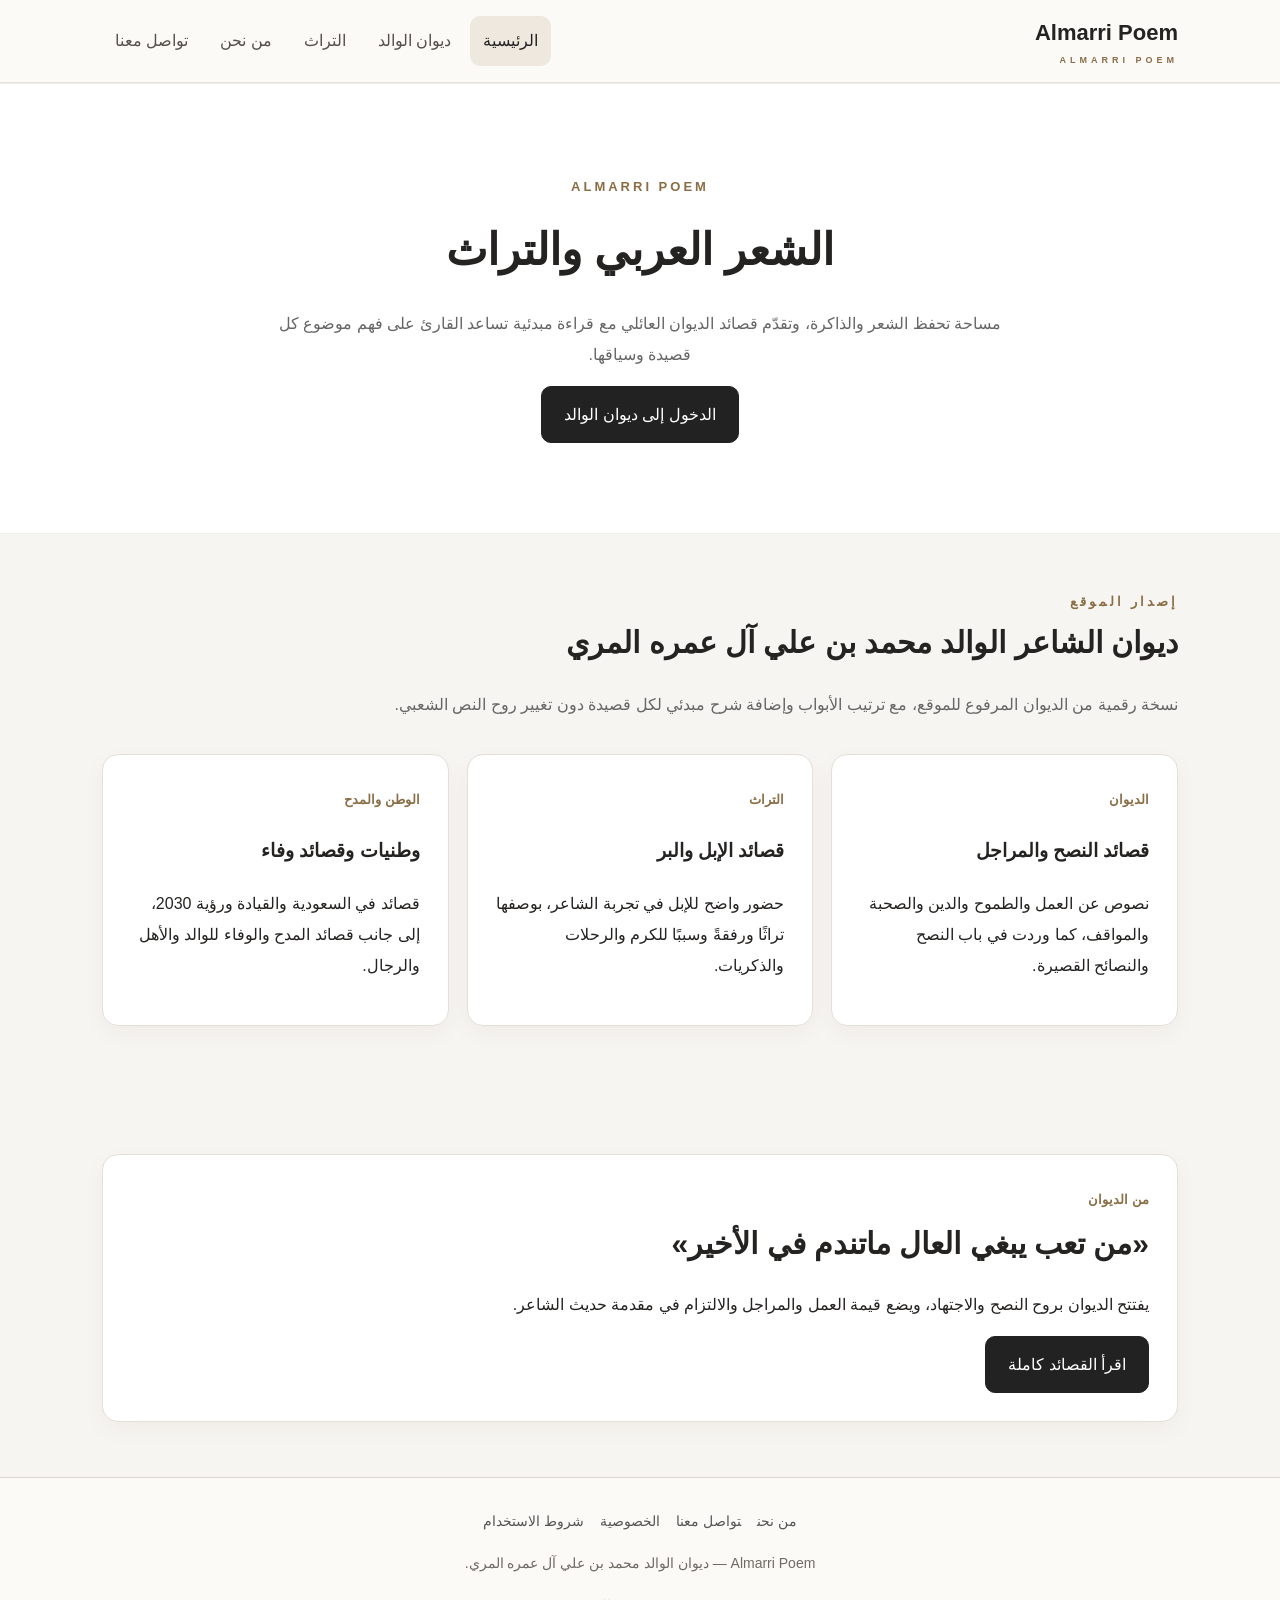
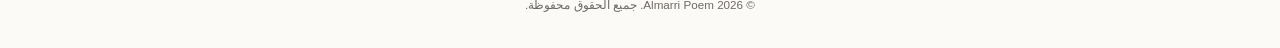
<file: index.html>
<!doctype html>
<html lang="ar" dir="rtl"><script async src="https://pagead2.googlesyndication.com/pagead/js/adsbygoogle.js?client=XXXXXXXX"
     crossorigin="anonymous"></script>
<head>
<meta charset="utf-8"><meta name="viewport" content="width=device-width,initial-scale=1">
<meta name="description" content="Almarri Poem — ديوان الشاعر الوالد محمد بن علي آل عمره المري، الشعر العربي والتراث.">
<title>Almarri Poem | الشعر العربي والتراث</title>
<link rel="stylesheet" href="style.css">
</head>
<body>
<header><div class="container nav">
<a class="logo" href="index.html">Almarri Poem<span>ALMARRI POEM</span></a>
<nav>
<a class="active" href="index.html">الرئيسية</a>
<a href="diwan.html">ديوان الوالد</a>
<a href="heritage.html">التراث</a>
<a href="about.html">من نحن</a>
<a href="contact.html">تواصل معنا</a>
</nav></div></header>

<main>
<section class="hero">
<div class="container">
<div class="eyebrow">ALMARRI POEM</div>
<h1>الشعر العربي والتراث</h1>
<p>مساحة تحفظ الشعر والذاكرة، وتقدّم قصائد الديوان العائلي مع قراءة مبدئية تساعد القارئ على فهم موضوع كل قصيدة وسياقها.</p>
<a class="button" href="diwan.html">الدخول إلى ديوان الوالد</a>
</div>
</section>

<section class="section"><div class="container">
<div class="eyebrow">إصدار الموقع</div>
<h2>ديوان الشاعر الوالد محمد بن علي آل عمره المري</h2>
<p class="section-intro">نسخة رقمية من الديوان المرفوع للموقع، مع ترتيب الأبواب وإضافة شرح مبدئي لكل قصيدة دون تغيير روح النص الشعبي.</p>
<div class="grid">
<article class="card"><span class="meta">الديوان</span><h3>قصائد النصح والمراجل</h3><p>نصوص عن العمل والطموح والدين والصحبة والمواقف، كما وردت في باب النصح والنصائح القصيرة.</p></article>
<article class="card"><span class="meta">التراث</span><h3>قصائد الإبل والبر</h3><p>حضور واضح للإبل في تجربة الشاعر، بوصفها تراثًا ورفقةً وسببًا للكرم والرحلات والذكريات.</p></article>
<article class="card"><span class="meta">الوطن والمدح</span><h3>وطنيات وقصائد وفاء</h3><p>قصائد في السعودية والقيادة ورؤية 2030، إلى جانب قصائد المدح والوفاء للوالد والأهل والرجال.</p></article>
</div></div></section>

<section class="section"><div class="container">
<div class="card">
<span class="meta">من الديوان</span>
<h2>«من تعب يبغي العال ماتندم في الأخير»</h2>
<p>يفتتح الديوان بروح النصح والاجتهاد، ويضع قيمة العمل والمراجل والالتزام في مقدمة حديث الشاعر.</p>
<a class="button" href="diwan.html">اقرأ القصائد كاملة</a>
</div>
</div></section>
</main>
<footer><div class="container">
<div><a href="about.html">من نحن</a><a href="contact.html">تواصل معنا</a><a href="privacy.html">الخصوصية</a><a href="terms.html">شروط الاستخدام</a></div>
<p>Almarri Poem — ديوان الوالد محمد بن علي آل عمره المري.</p>
<small>© 2026 Almarri Poem. جميع الحقوق محفوظة.</small>
</div></footer>
</body></html>
</file>
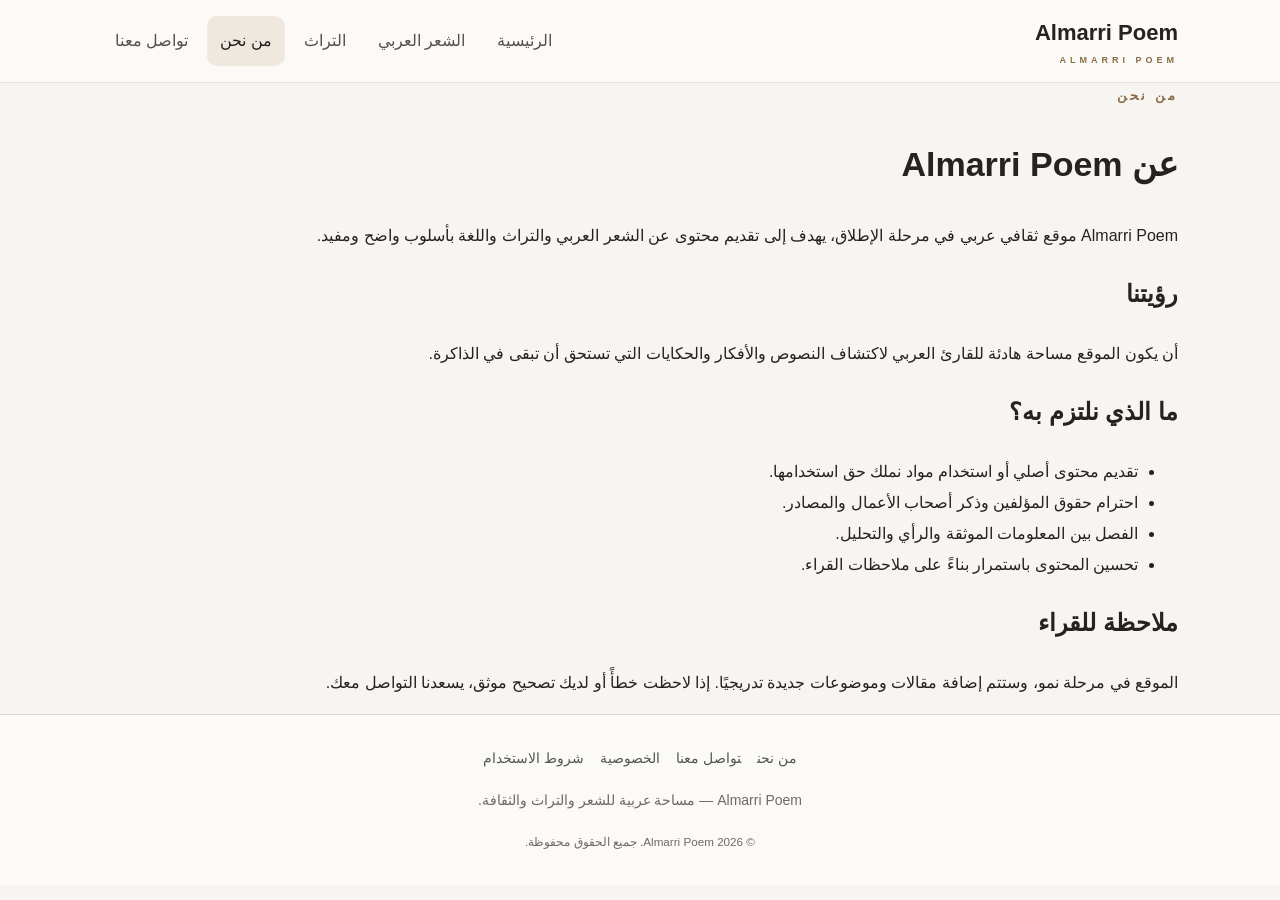
<file: about.html>
<!doctype html><html lang="ar" dir="rtl"><head>
<meta charset="utf-8"><meta name="viewport" content="width=device-width,initial-scale=1">
<meta name="description" content="من نحن | Almarri Poem منصة عربية تهتم بالشعر والتراث والثقافة الأدبية.">
<title>من نحن | Almarri Poem</title><link rel="stylesheet" href="style.css">
</head><body>
<header><div class="container nav">
<a class="logo" href="index.html">Almarri Poem<span>ALMARRI POEM</span></a>
<nav>
<a class="" href="index.html">الرئيسية</a>
<a class="" href="diwan.html">الشعر العربي</a>
<a class="" href="heritage.html">التراث</a>
<a class="active" href="about.html">من نحن</a>
<a class="" href="contact.html">تواصل معنا</a>
</nav></div></header>
<main class="page"><div class="container">
<div class="kicker">من نحن</div><h1>عن Almarri Poem</h1>
<p>Almarri Poem موقع ثقافي عربي في مرحلة الإطلاق، يهدف إلى تقديم محتوى عن الشعر العربي والتراث واللغة بأسلوب واضح ومفيد.</p>
<h2>رؤيتنا</h2><p>أن يكون الموقع مساحة هادئة للقارئ العربي لاكتشاف النصوص والأفكار والحكايات التي تستحق أن تبقى في الذاكرة.</p>
<h2>ما الذي نلتزم به؟</h2><ul><li>تقديم محتوى أصلي أو استخدام مواد نملك حق استخدامها.</li><li>احترام حقوق المؤلفين وذكر أصحاب الأعمال والمصادر.</li><li>الفصل بين المعلومات الموثقة والرأي والتحليل.</li><li>تحسين المحتوى باستمرار بناءً على ملاحظات القراء.</li></ul>
<h2>ملاحظة للقراء</h2><p>الموقع في مرحلة نمو، وستتم إضافة مقالات وموضوعات جديدة تدريجيًا. إذا لاحظت خطأً أو لديك تصحيح موثق، يسعدنا التواصل معك.</p>
</div></main><footer><div class="container">
<div><a href="about.html">من نحن</a><a href="contact.html">تواصل معنا</a><a href="privacy.html">الخصوصية</a><a href="terms.html">شروط الاستخدام</a></div>
<p>Almarri Poem — مساحة عربية للشعر والتراث والثقافة.</p><small>© 2026 Almarri Poem. جميع الحقوق محفوظة.</small>
</div></footer></body></html>
</file>
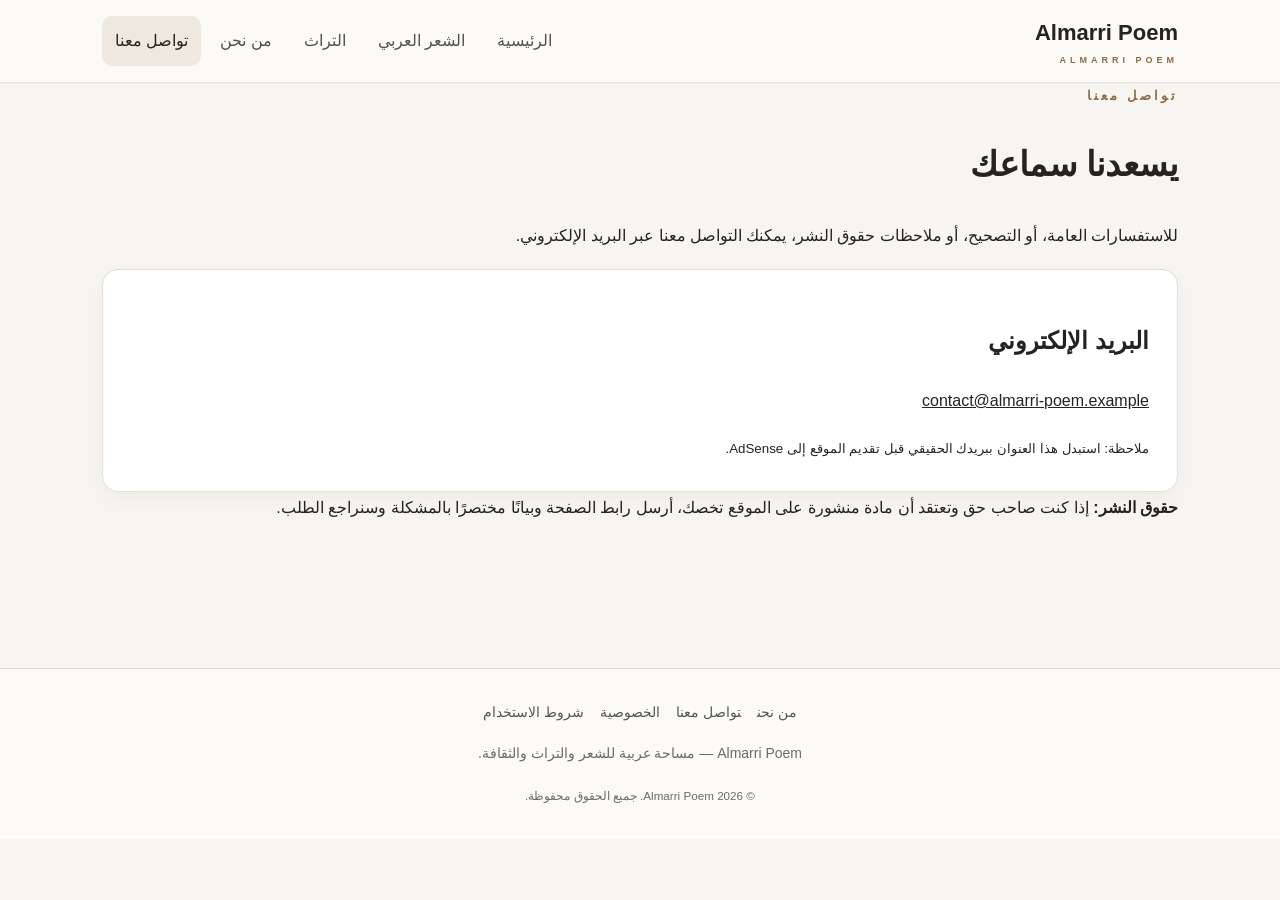
<file: contact.html>
<!doctype html><html lang="ar" dir="rtl"><head>
<meta charset="utf-8"><meta name="viewport" content="width=device-width,initial-scale=1">
<meta name="description" content="تواصل معنا | Almarri Poem منصة عربية تهتم بالشعر والتراث والثقافة الأدبية.">
<title>تواصل معنا | Almarri Poem</title><link rel="stylesheet" href="style.css">
</head><body>
<header><div class="container nav">
<a class="logo" href="index.html">Almarri Poem<span>ALMARRI POEM</span></a>
<nav>
<a class="" href="index.html">الرئيسية</a>
<a class="" href="diwan.html">الشعر العربي</a>
<a class="" href="heritage.html">التراث</a>
<a class="" href="about.html">من نحن</a>
<a class="active" href="contact.html">تواصل معنا</a>
</nav></div></header>
<main class="page"><div class="container">
<div class="kicker">تواصل معنا</div><h1>يسعدنا سماعك</h1>
<p>للاستفسارات العامة، أو التصحيح، أو ملاحظات حقوق النشر، يمكنك التواصل معنا عبر البريد الإلكتروني.</p>
<div class="card"><h2>البريد الإلكتروني</h2><p><a href="mailto:contact@almarri-poem.example">contact@almarri-poem.example</a></p><small>ملاحظة: استبدل هذا العنوان ببريدك الحقيقي قبل تقديم الموقع إلى AdSense.</small></div>
<div class="notice"><strong>حقوق النشر:</strong> إذا كنت صاحب حق وتعتقد أن مادة منشورة على الموقع تخصك، أرسل رابط الصفحة وبيانًا مختصرًا بالمشكلة وسنراجع الطلب.</div>
</div></main><footer><div class="container">
<div><a href="about.html">من نحن</a><a href="contact.html">تواصل معنا</a><a href="privacy.html">الخصوصية</a><a href="terms.html">شروط الاستخدام</a></div>
<p>Almarri Poem — مساحة عربية للشعر والتراث والثقافة.</p><small>© 2026 Almarri Poem. جميع الحقوق محفوظة.</small>
</div></footer></body></html>
</file>
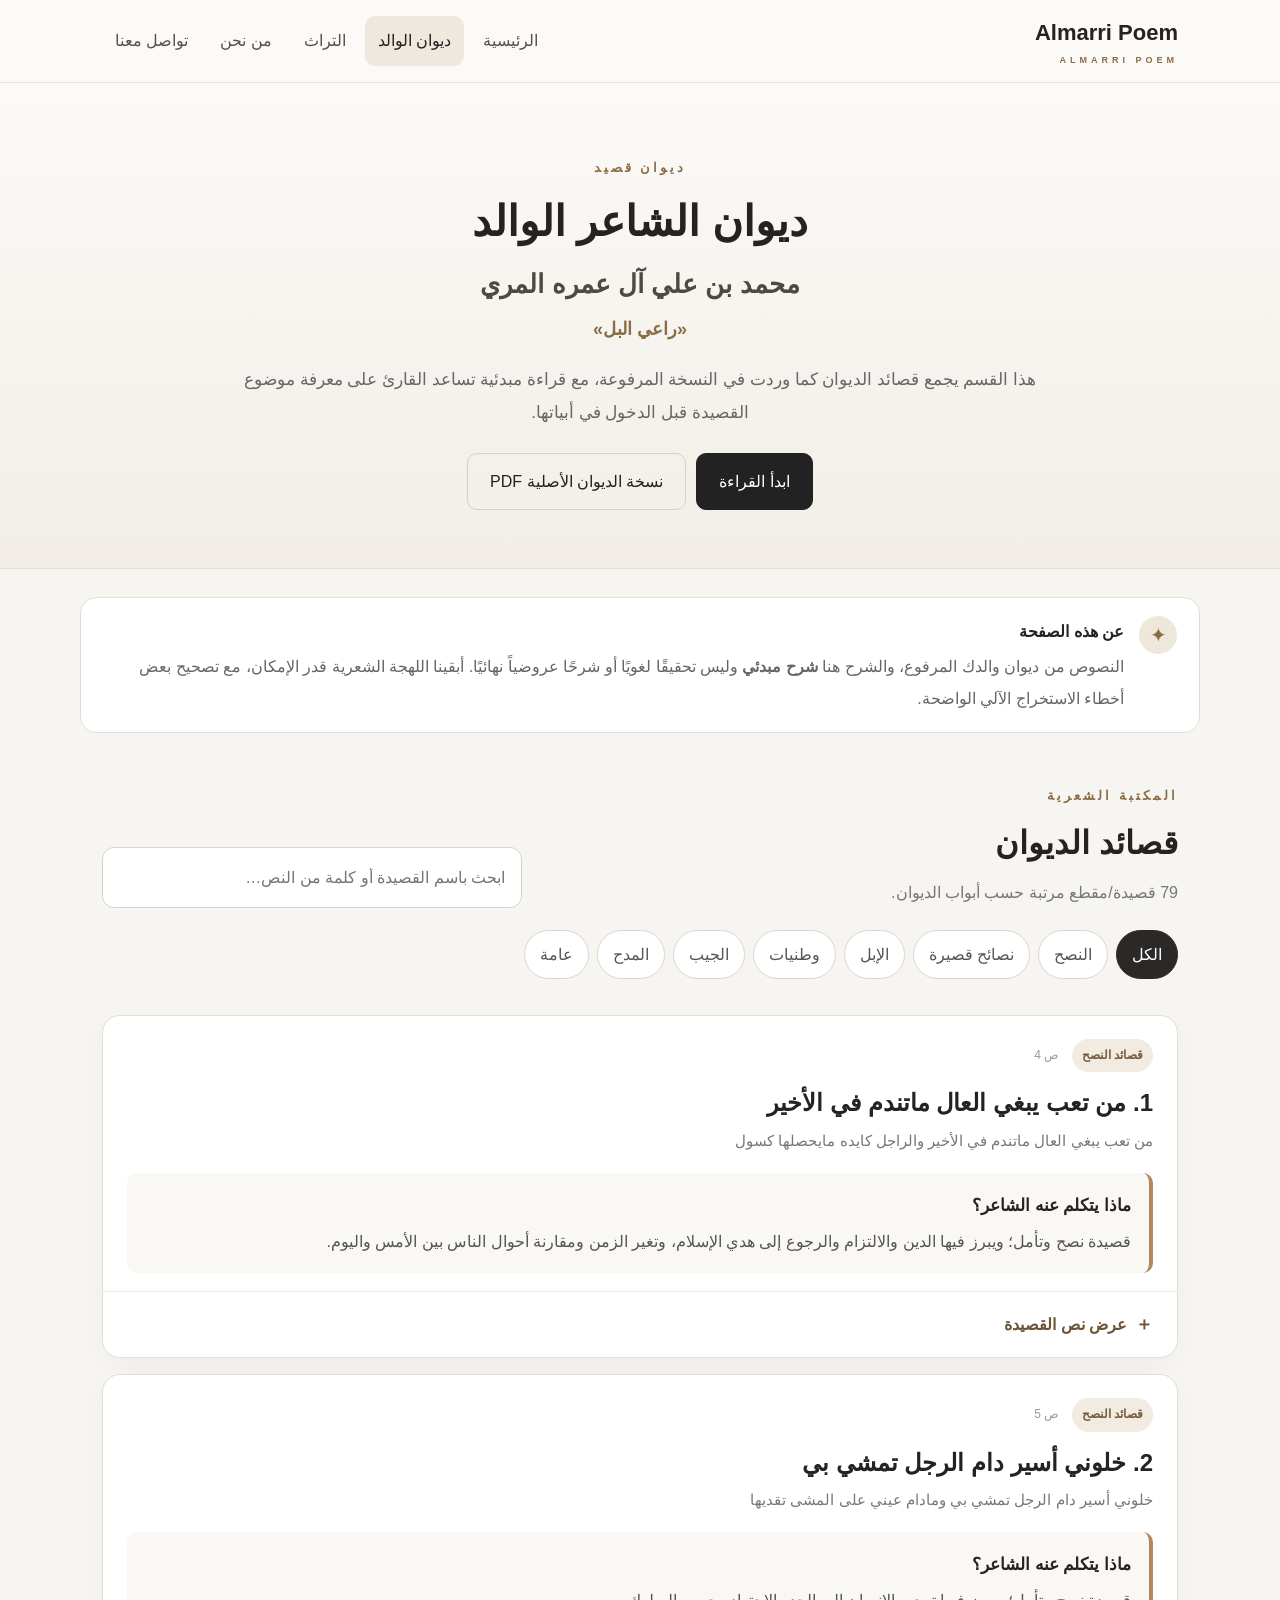
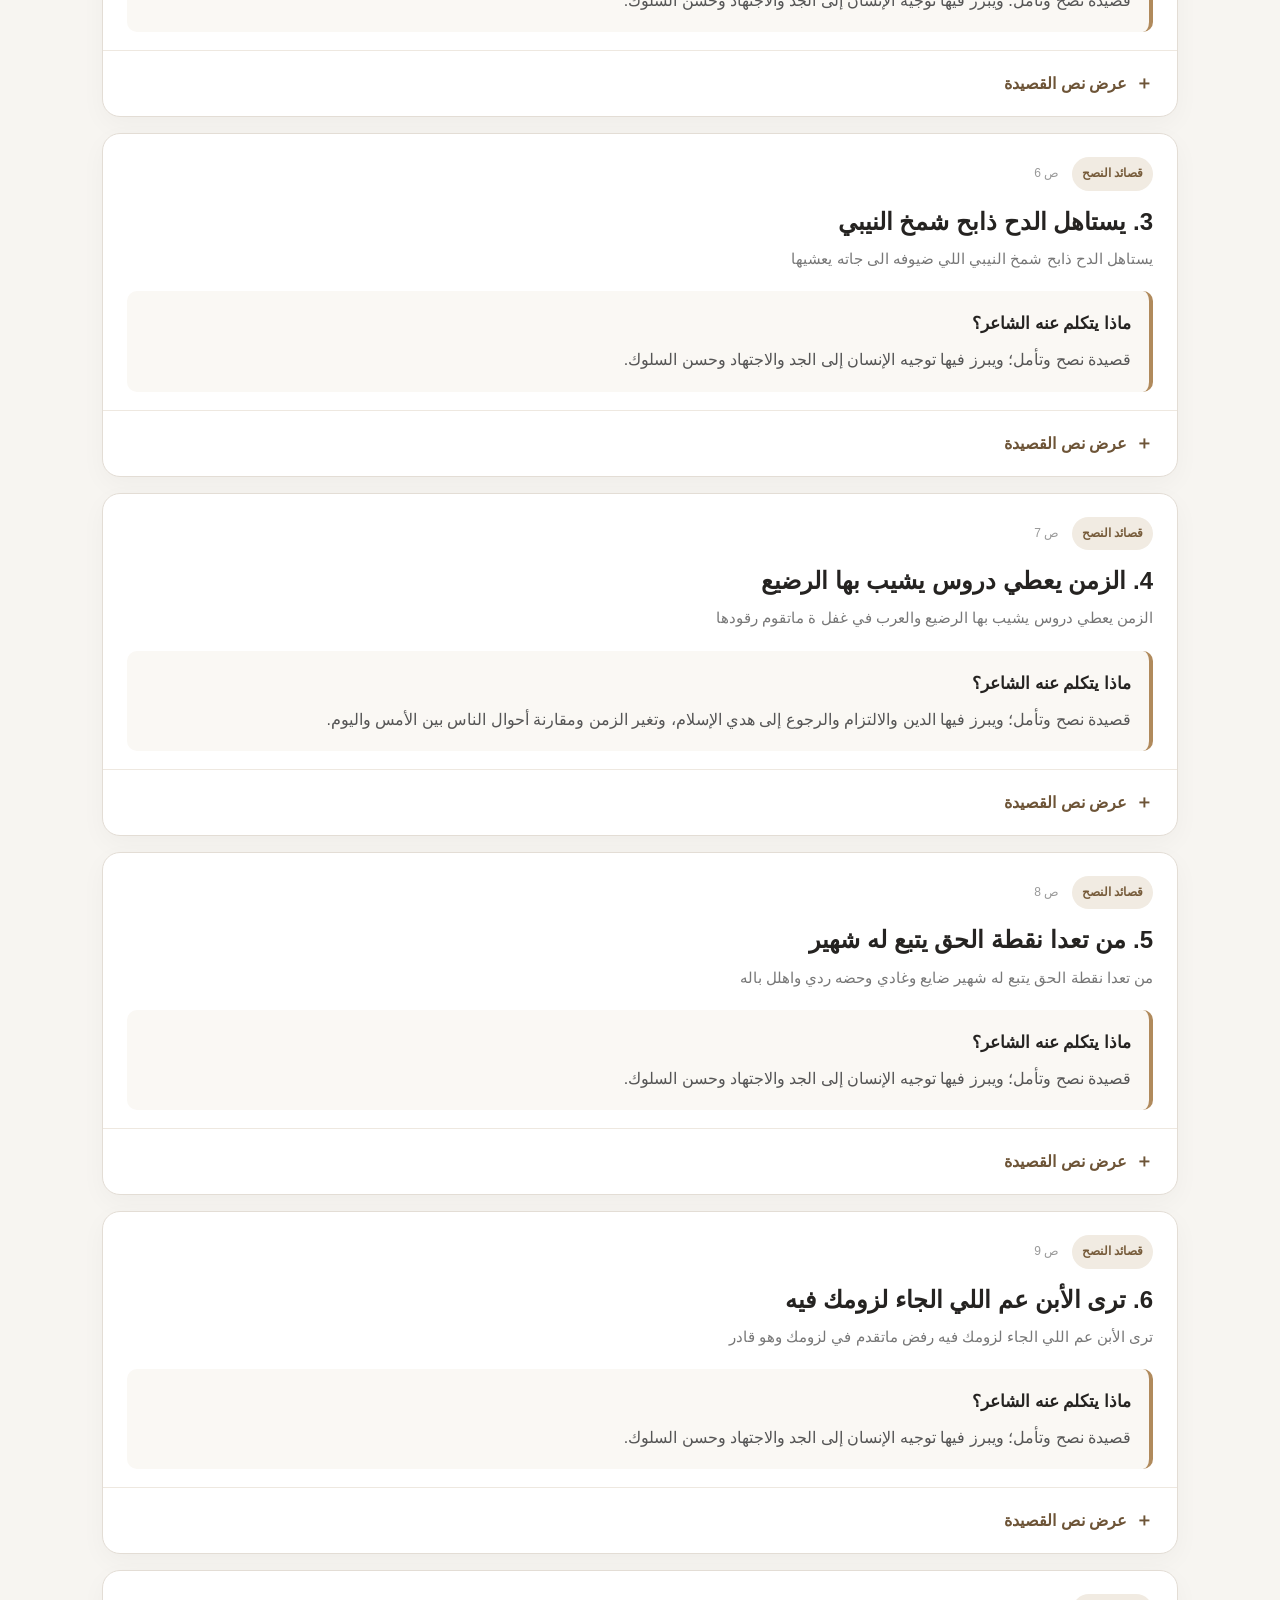
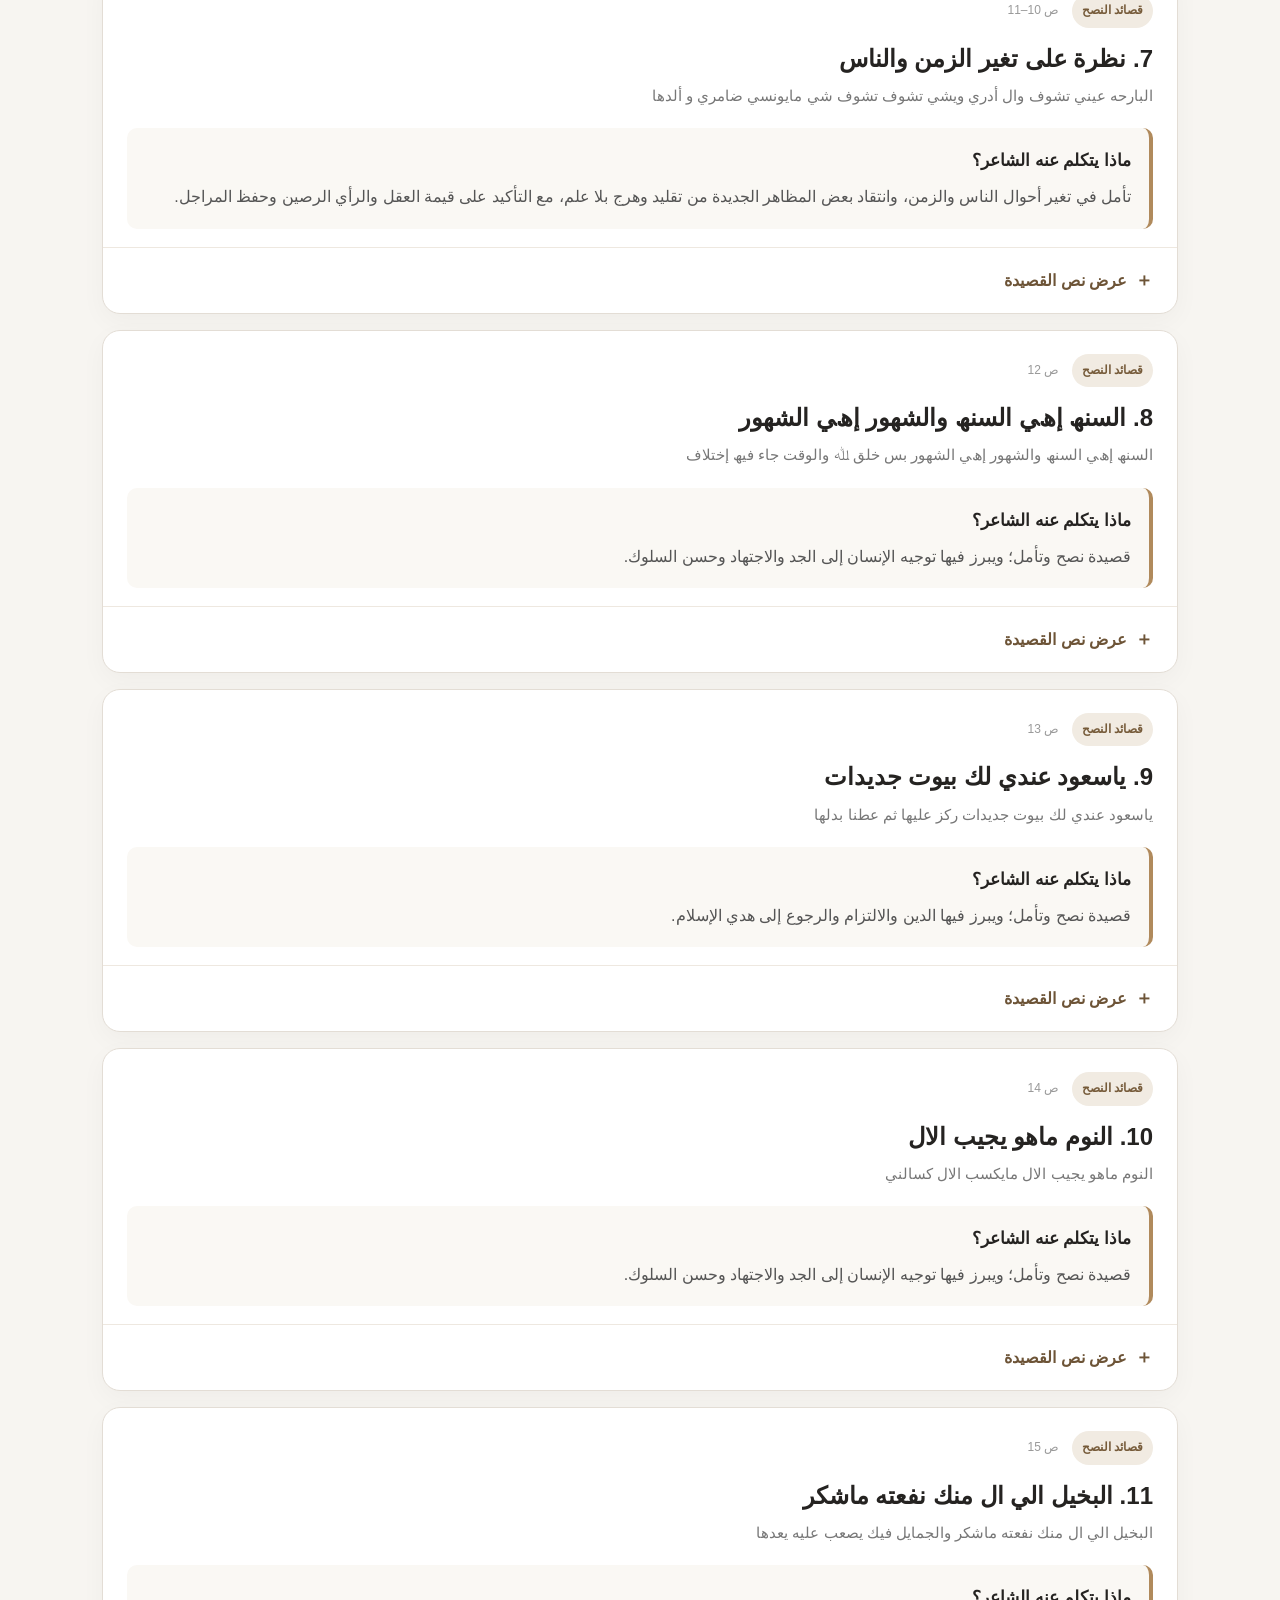
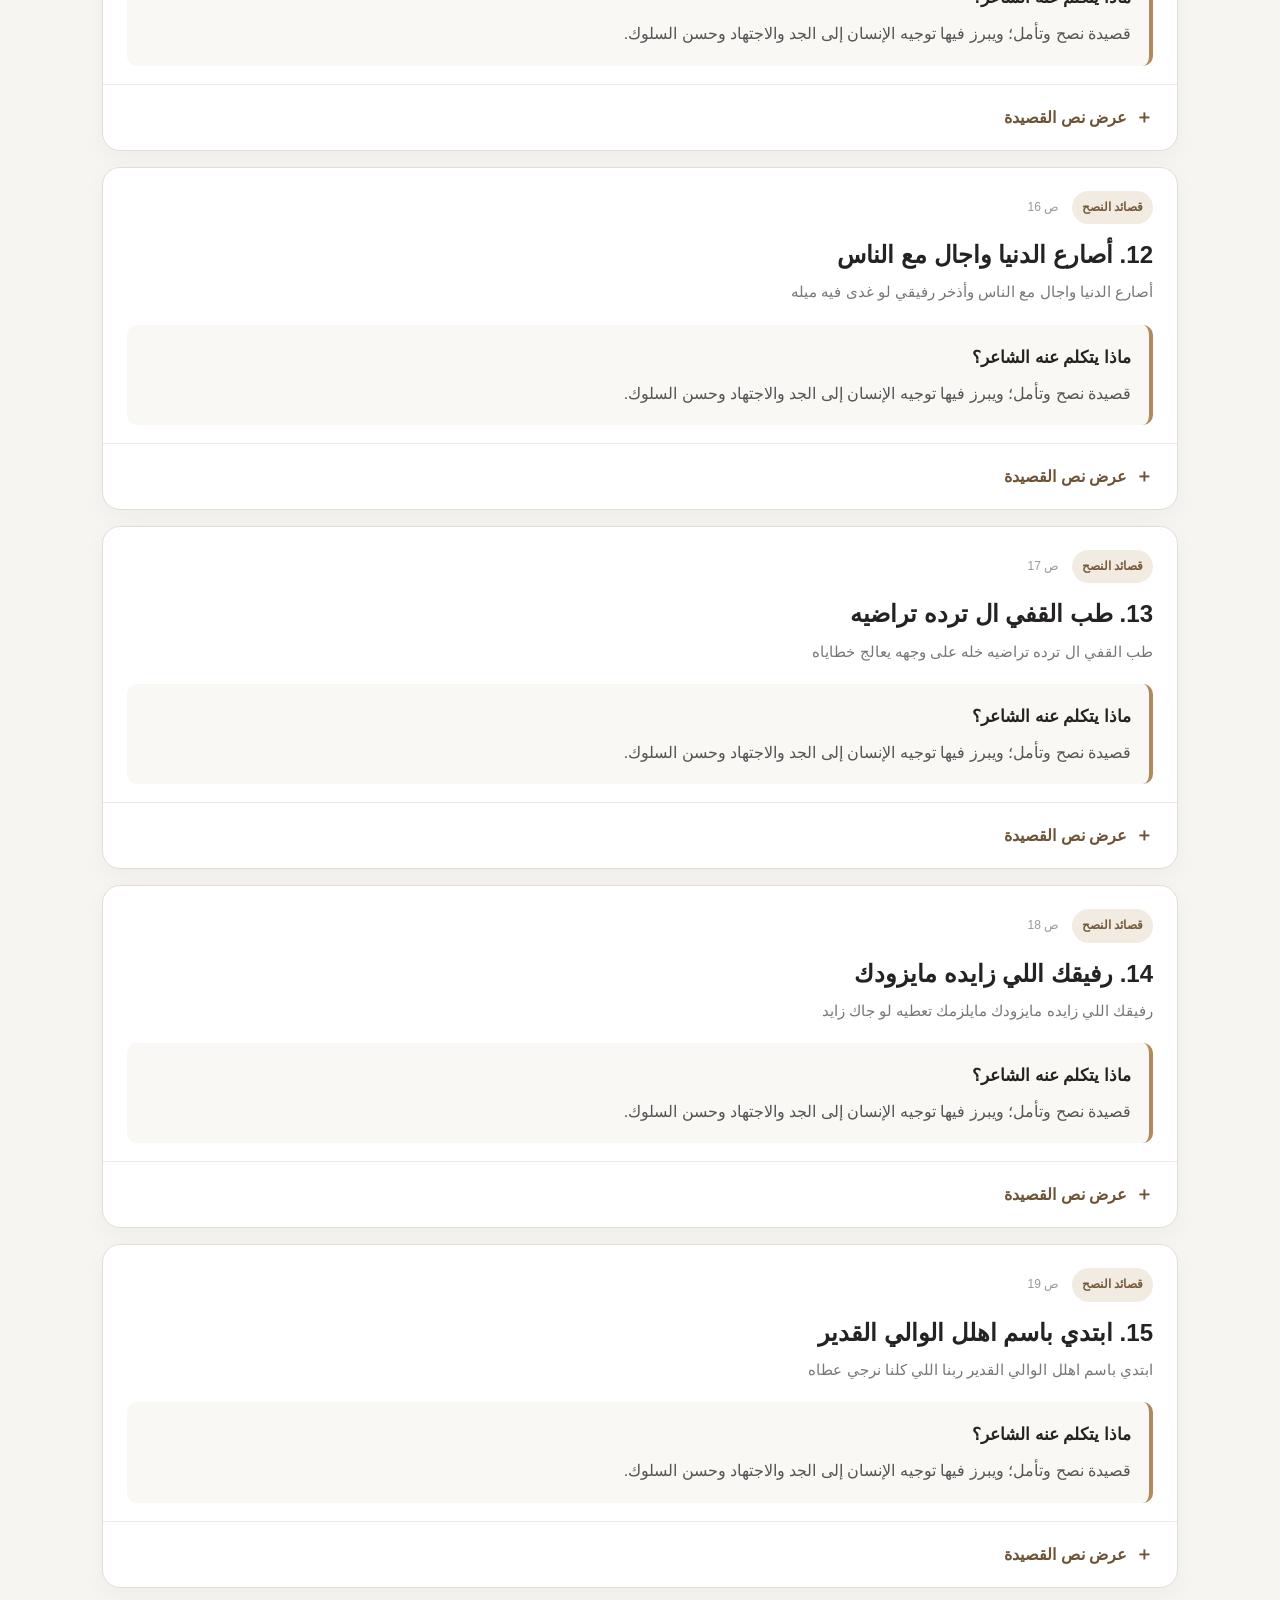
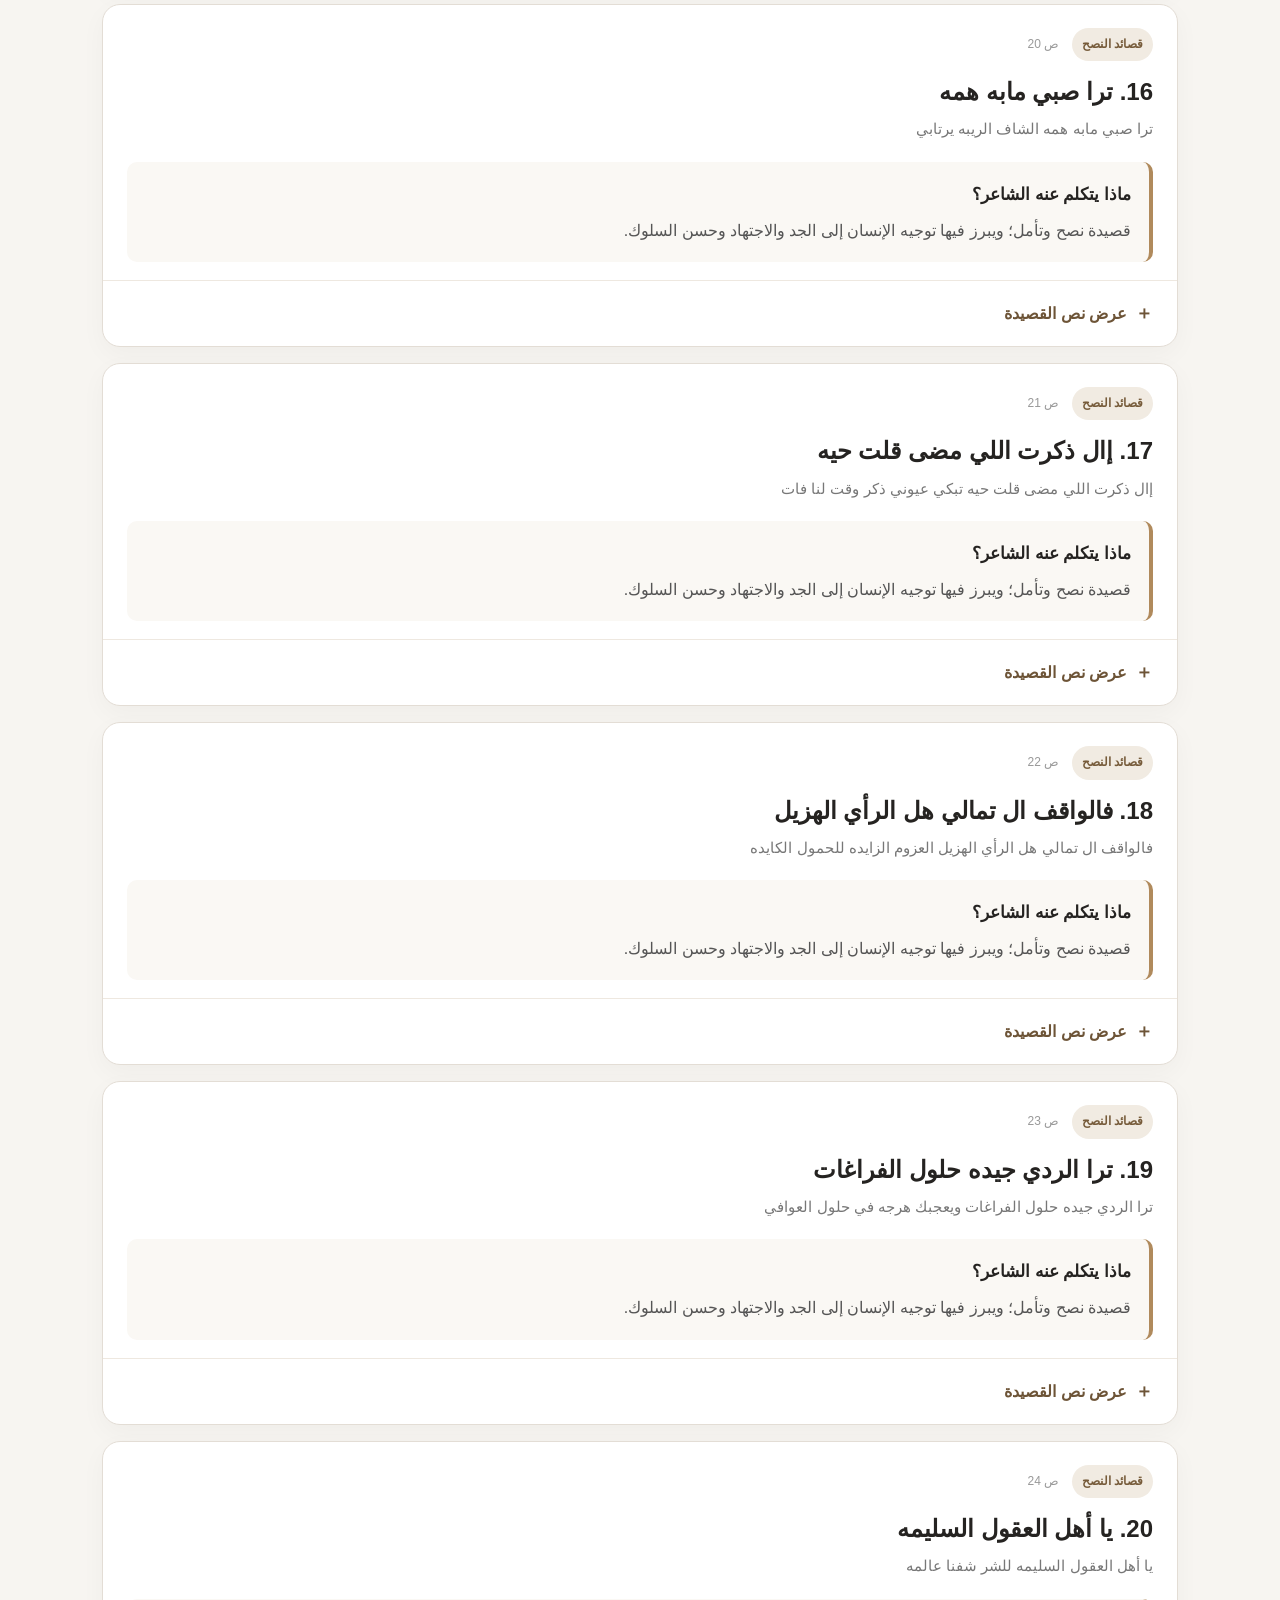
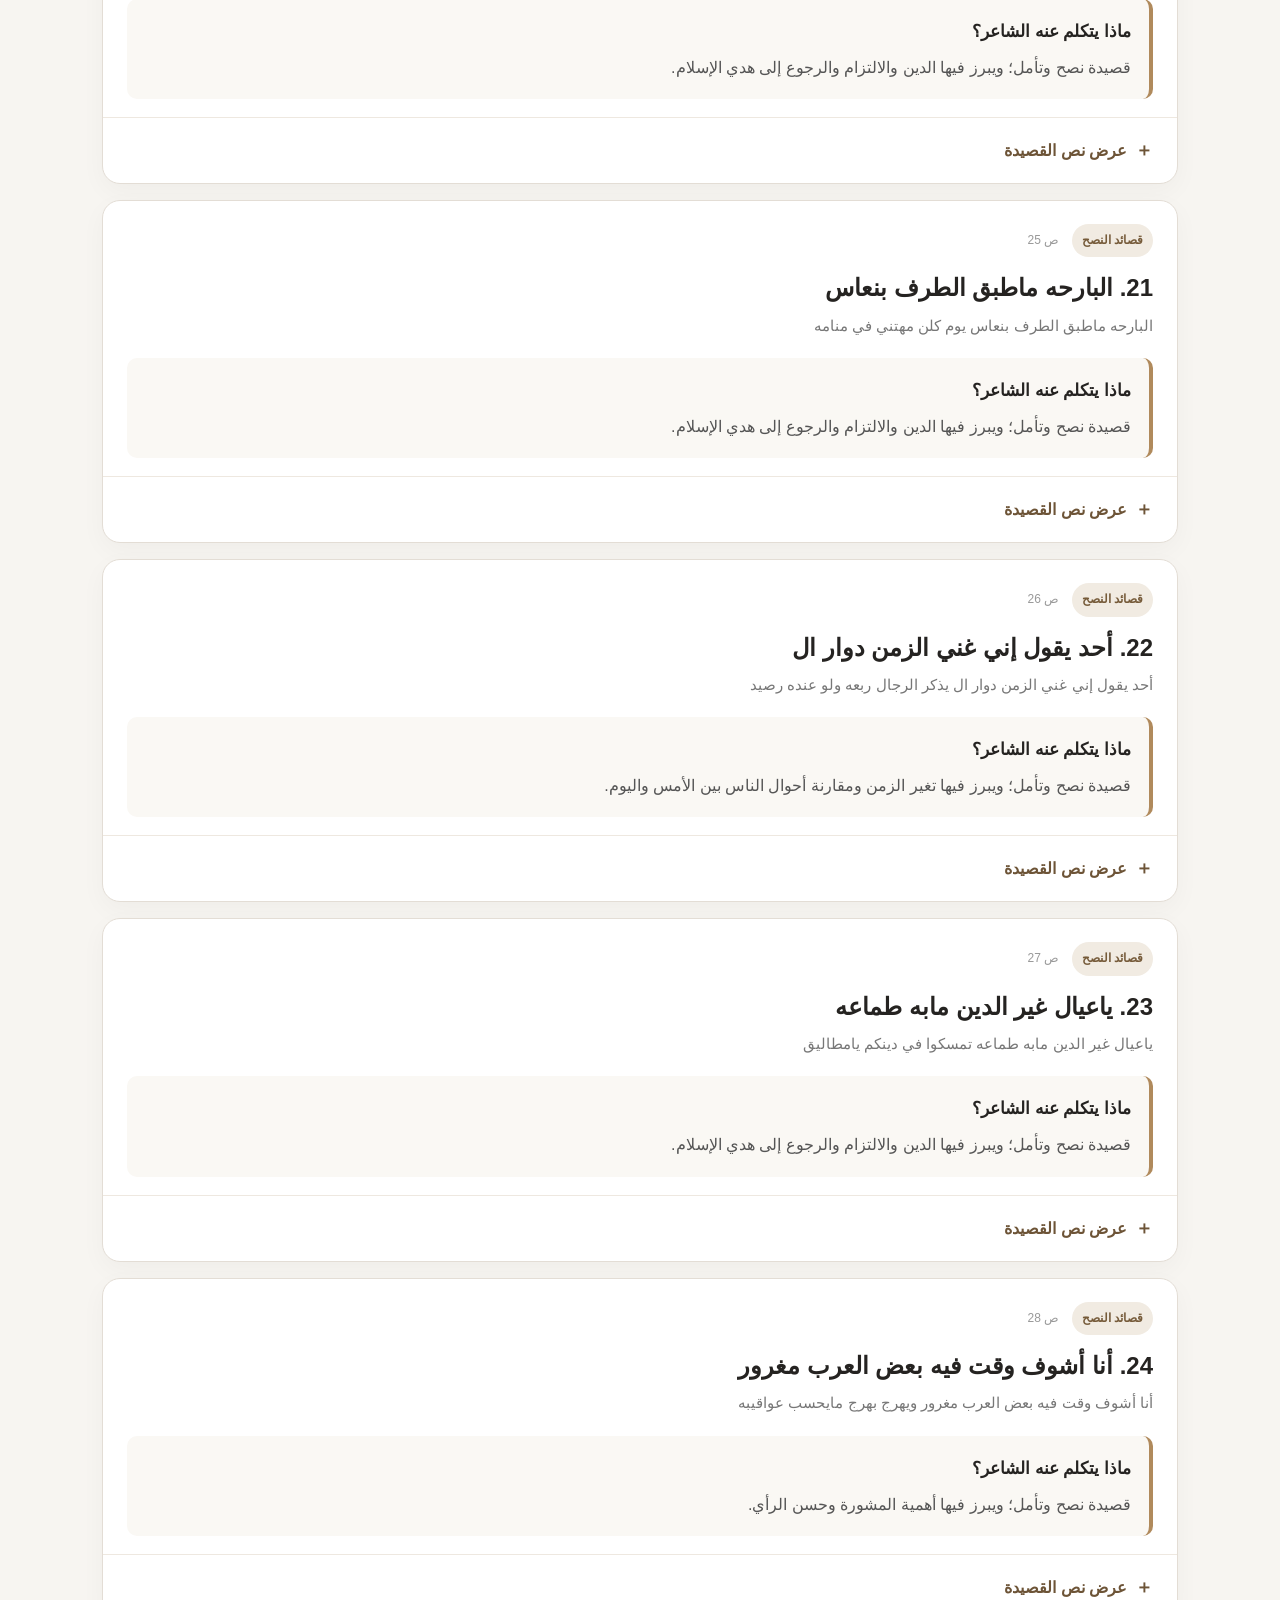
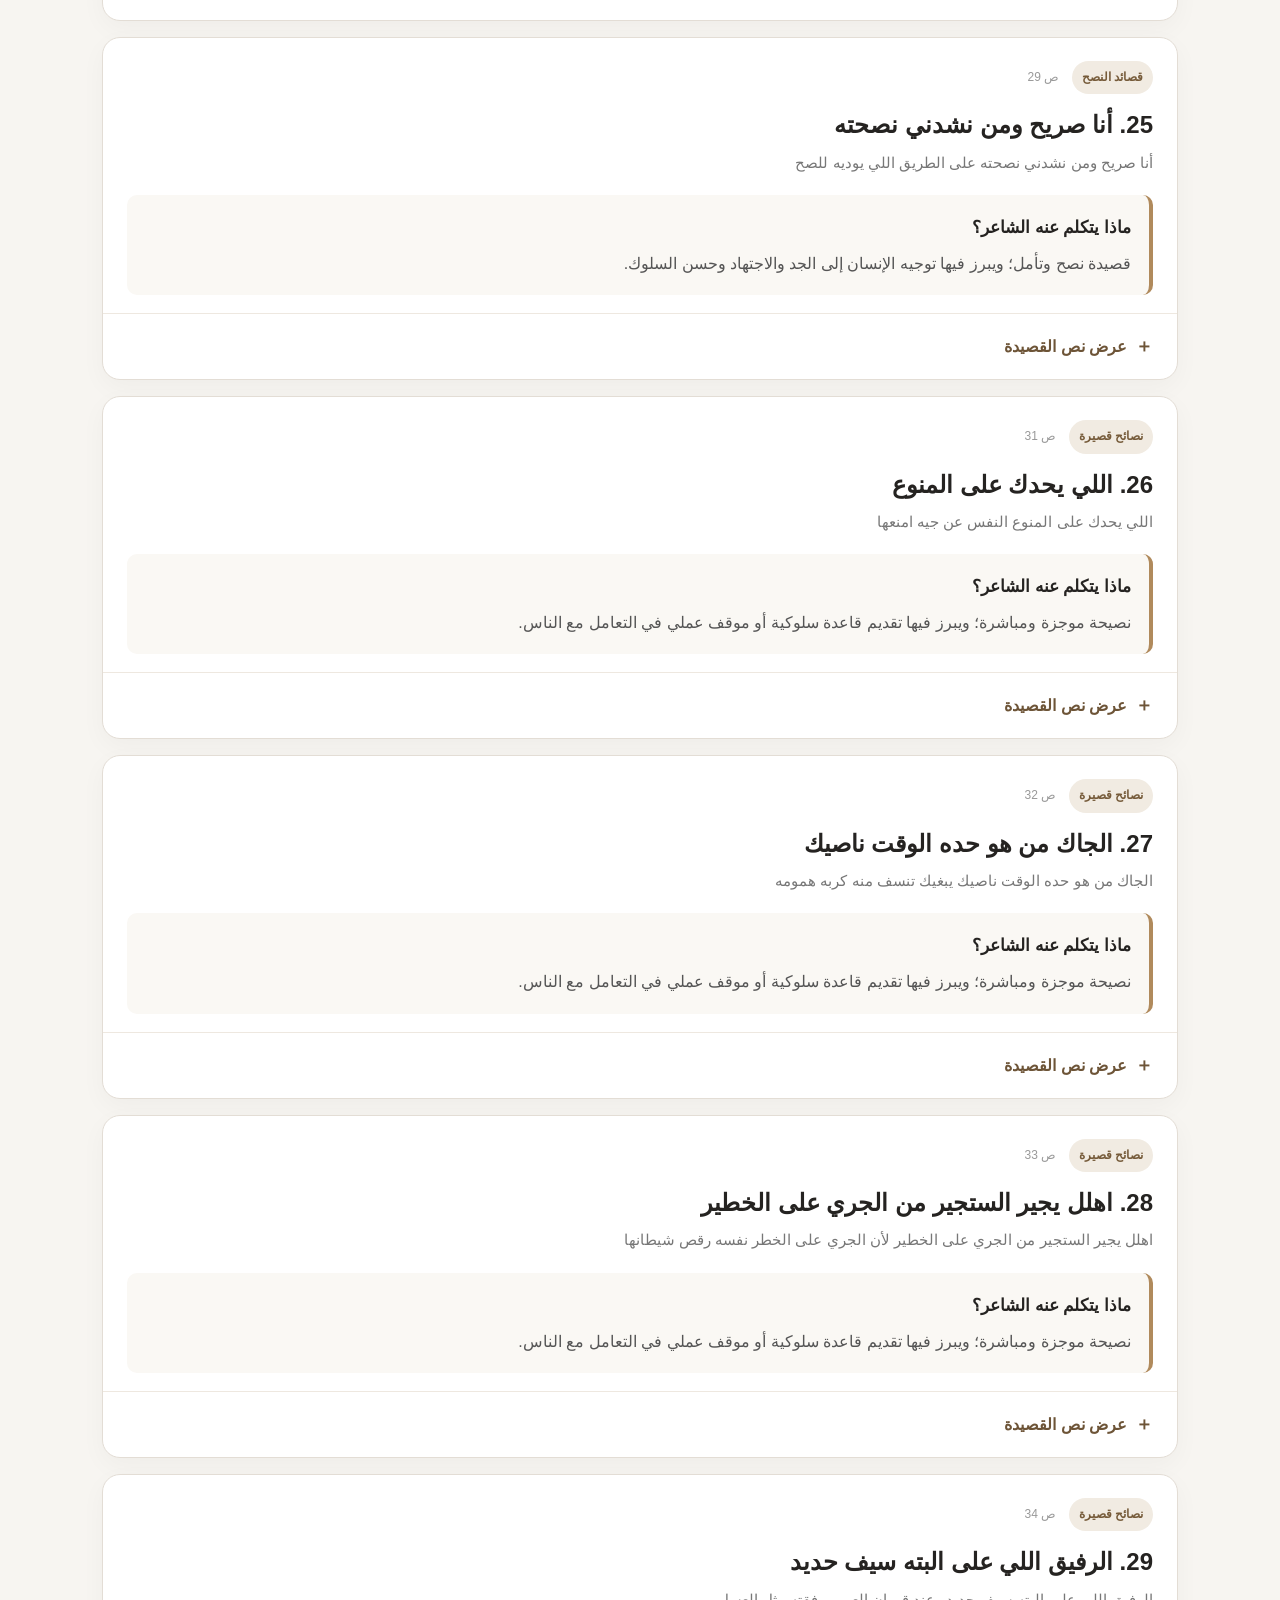
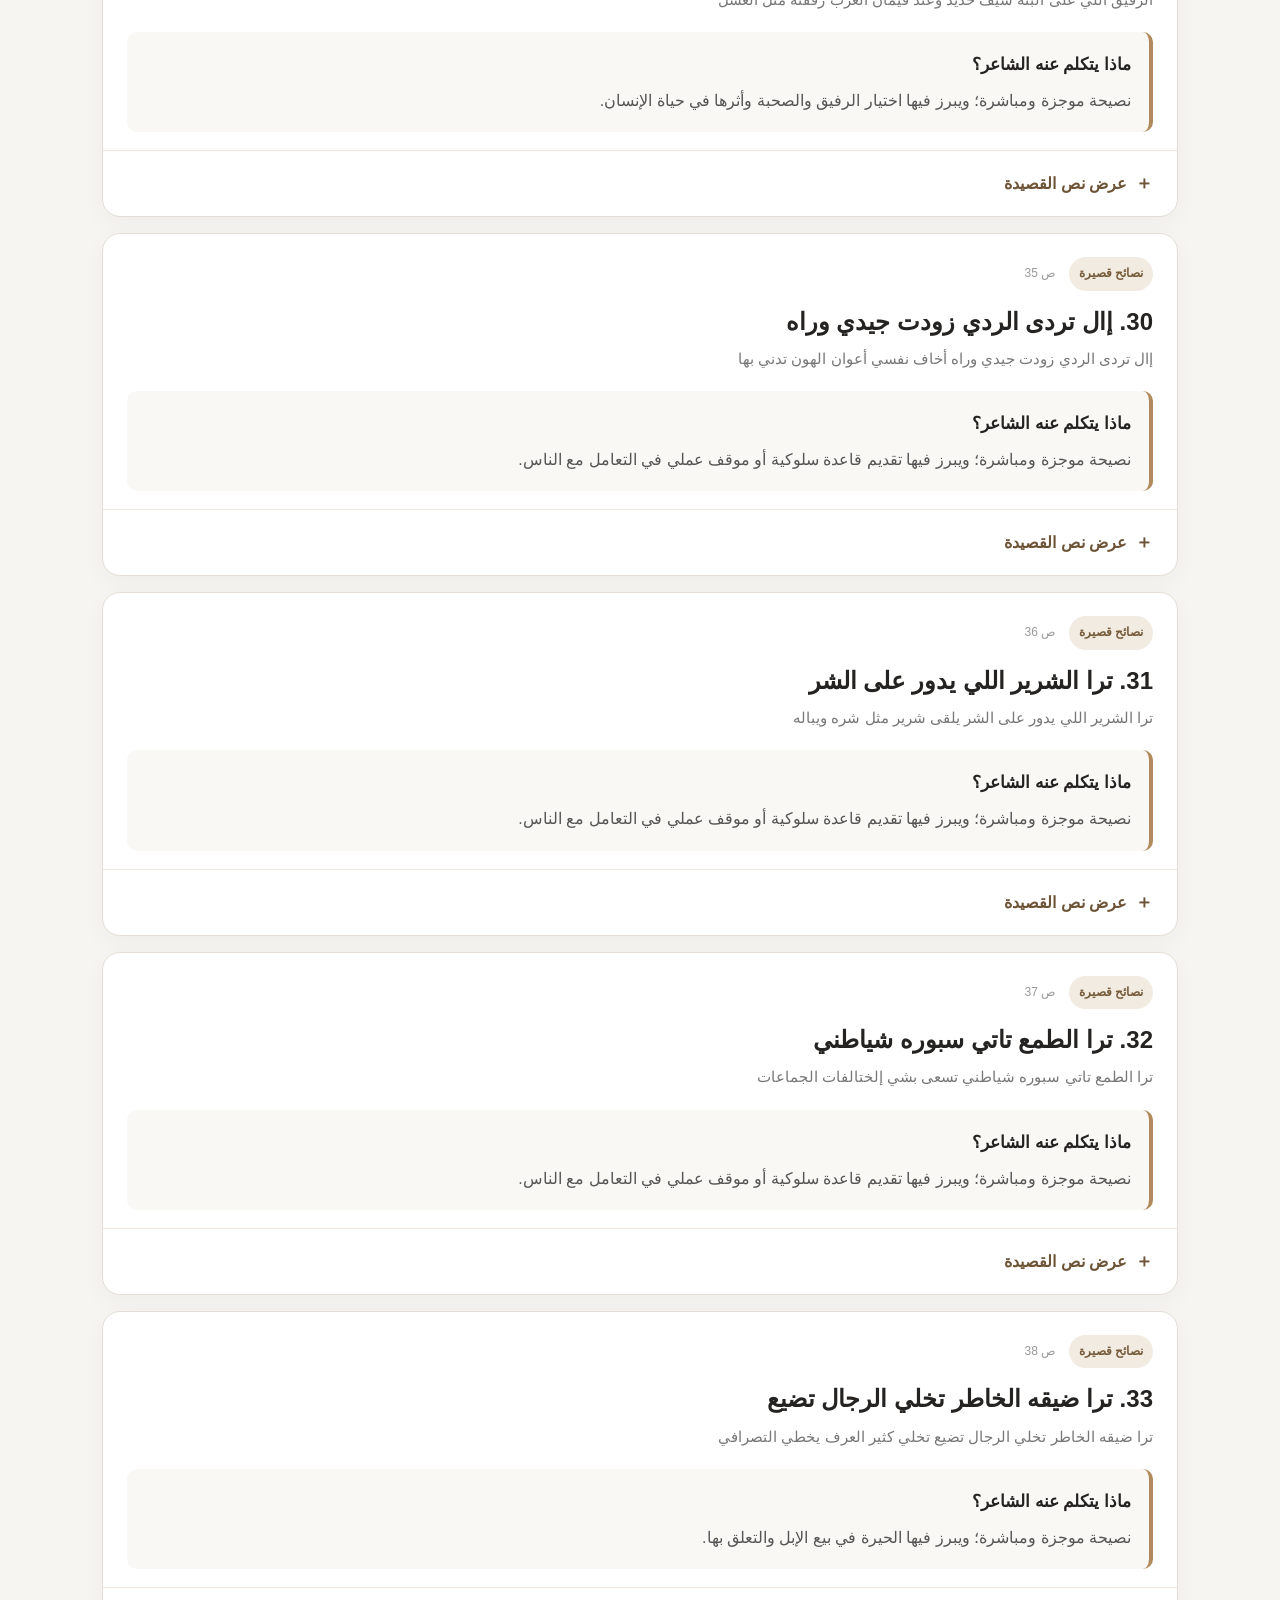
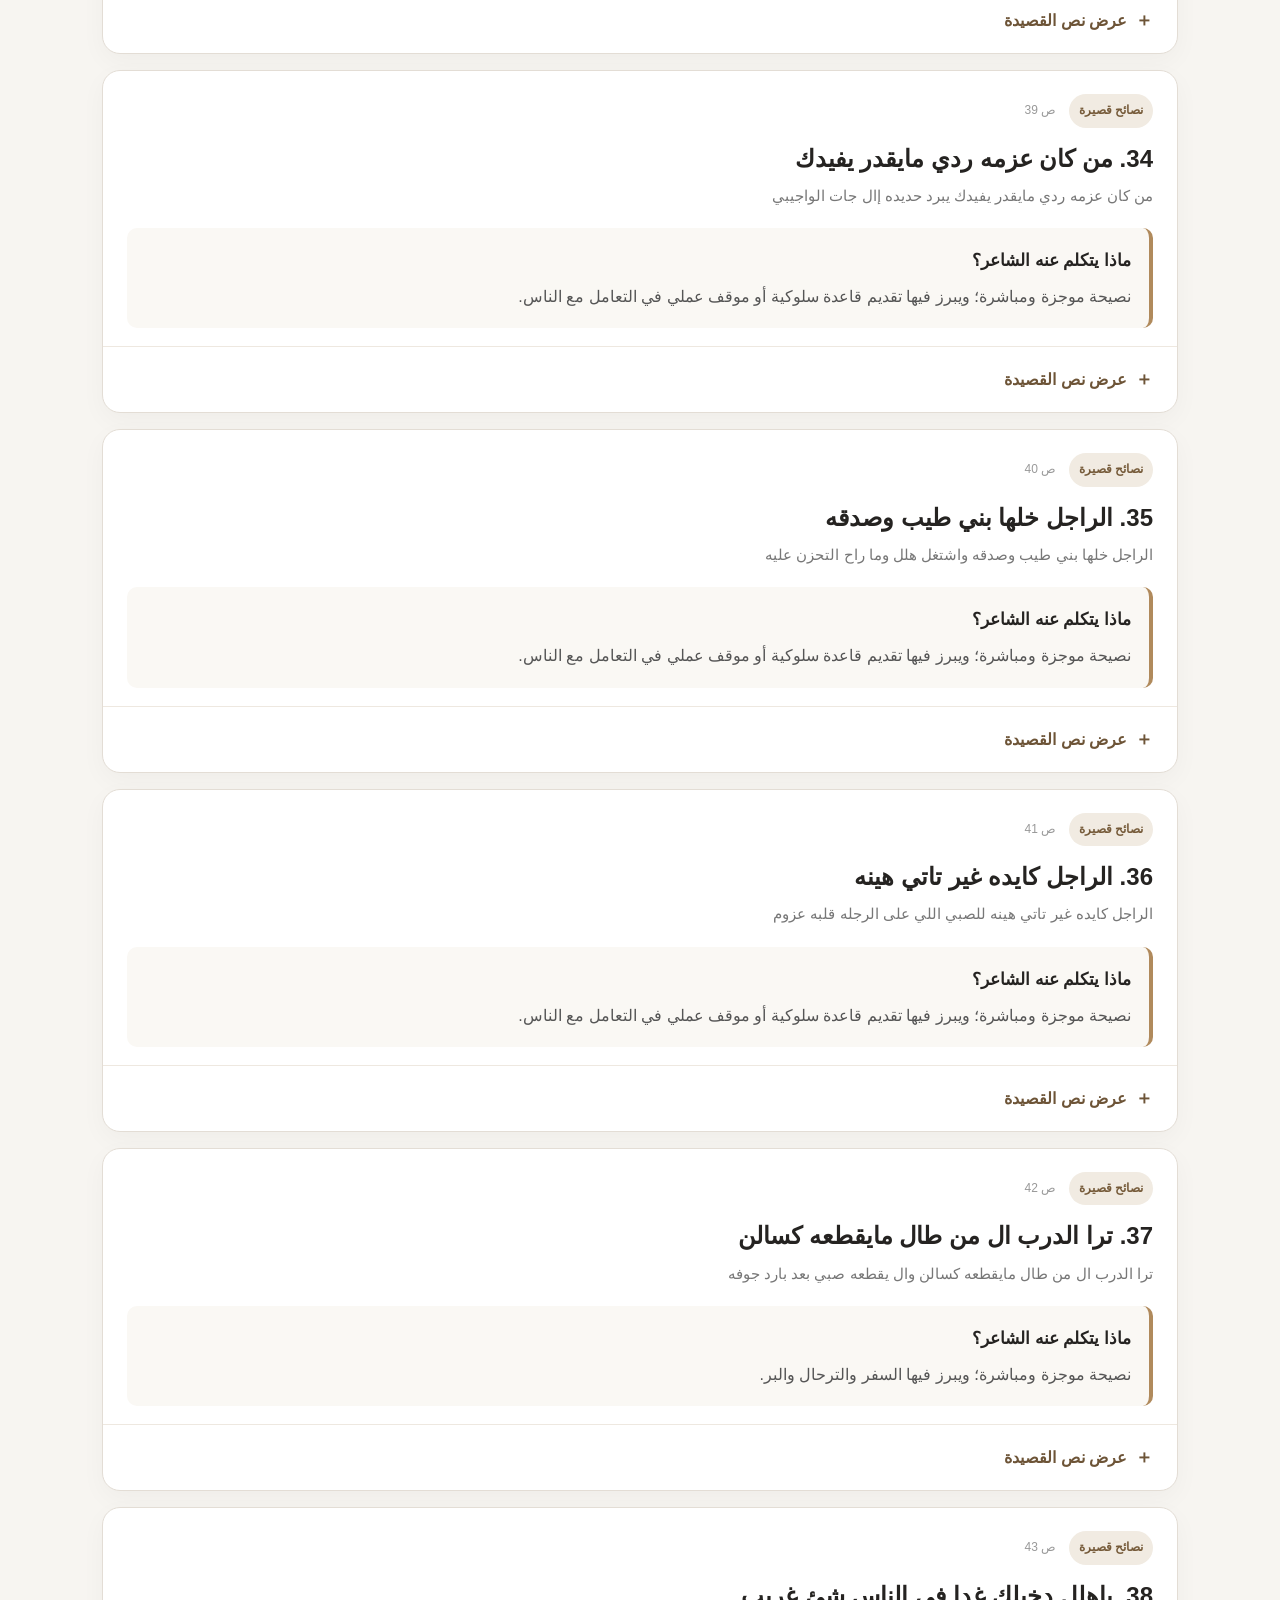
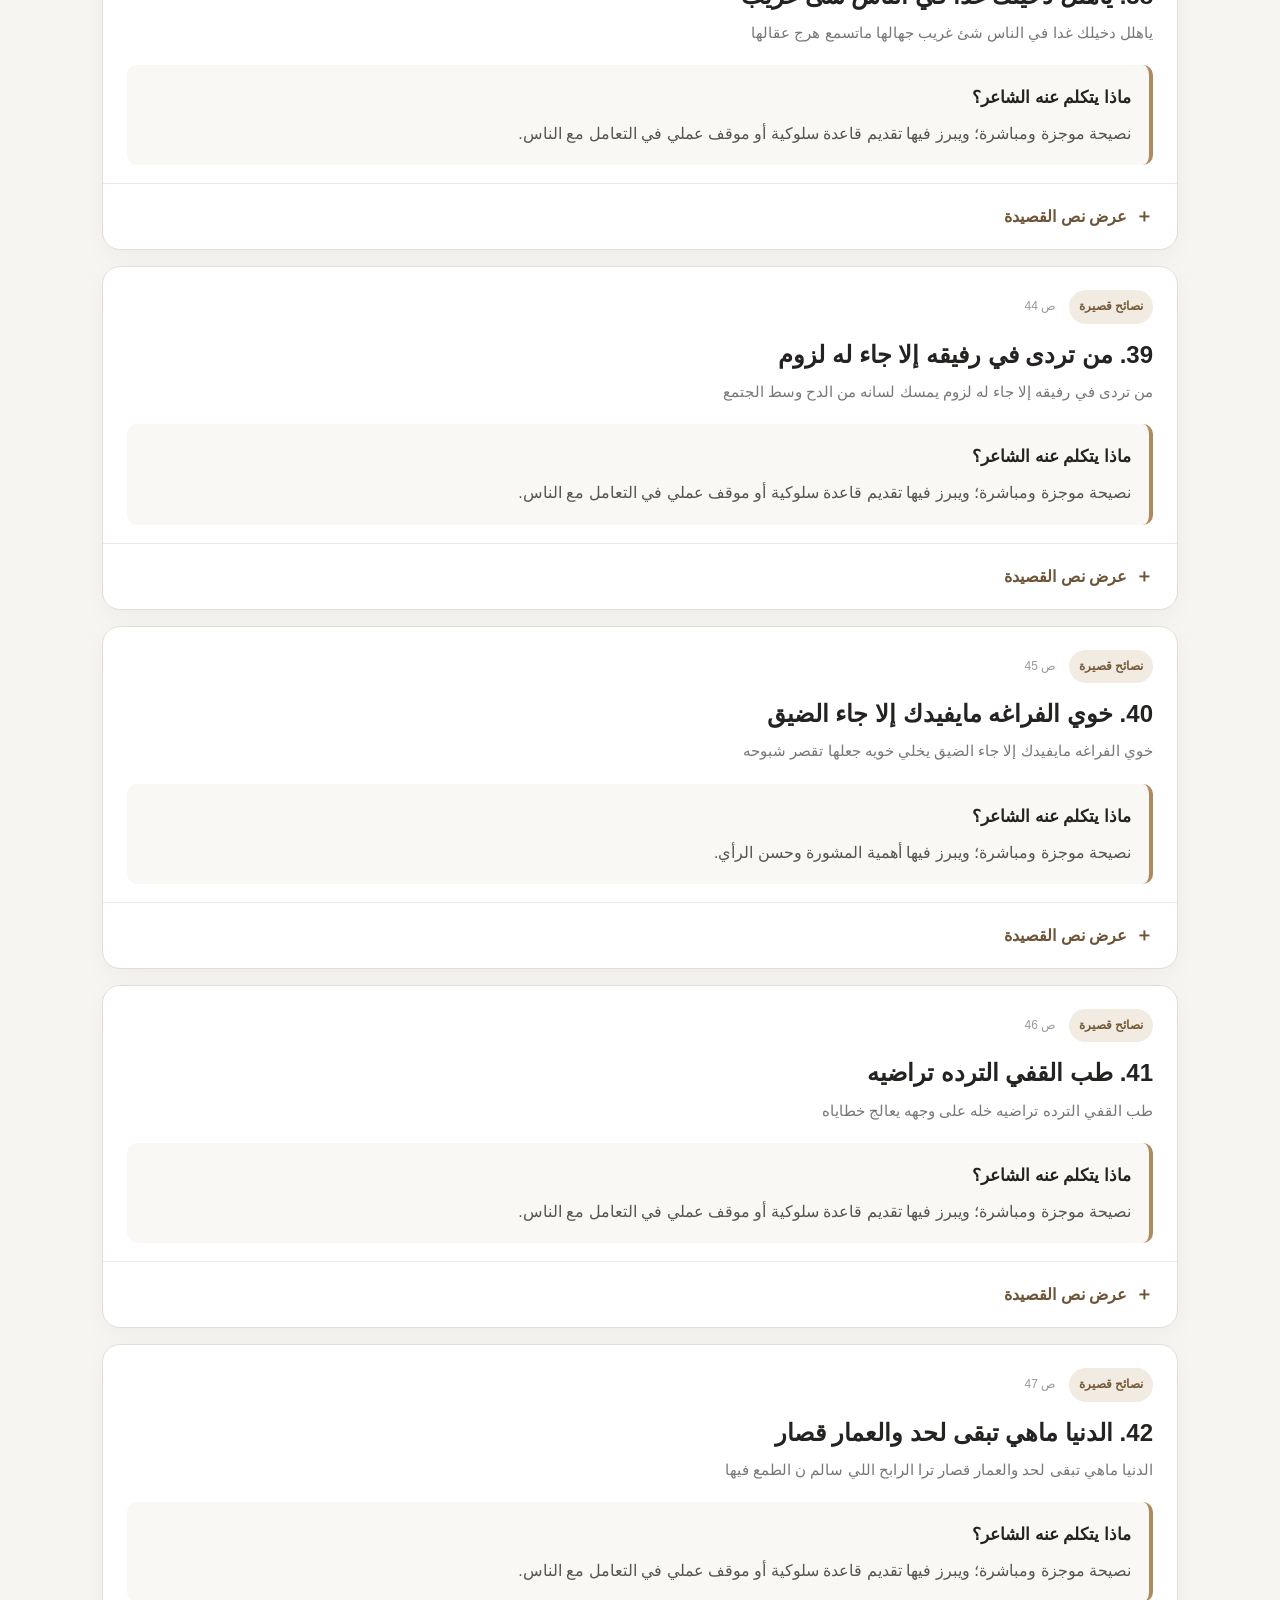
<file: diwan.html>
<!doctype html>
<html lang="ar" dir="rtl">
<head>
<meta charset="utf-8">
<meta name="viewport" content="width=device-width, initial-scale=1">
<meta name="description" content="ديوان قصيد للشاعر الوالد محمد بن علي آل عمره المري (راعي البل) — القصائد كاملة مع قراءة مبدئية لموضوع كل قصيدة.">
<title>ديوان الوالد | Almarri Poem</title>
<link rel="stylesheet" href="style.css">
</head>
<body>
<header>
  <div class="container nav">
    <a class="logo" href="index.html">Almarri Poem<span>ALMARRI POEM</span></a>
    <nav>
      <a href="index.html">الرئيسية</a>
      <a class="active" href="diwan.html">ديوان الوالد</a>
      <a href="heritage.html">التراث</a>
      <a href="about.html">من نحن</a>
      <a href="contact.html">تواصل معنا</a>
    </nav>
  </div>
</header>

<main class="diwan-page">
<section class="diwan-hero">
  <div class="container">
    <div class="eyebrow">ديوان قصيد</div>
    <h1>ديوان الشاعر الوالد<br><span>محمد بن علي آل عمره المري</span></h1>
    <p class="subtitle">«راعي البل»</p>
    <p class="intro">هذا القسم يجمع قصائد الديوان كما وردت في النسخة المرفوعة، مع قراءة مبدئية تساعد القارئ على معرفة موضوع القصيدة قبل الدخول في أبياتها.</p>
    <div class="hero-actions">
      <a class="button" href="#poems">ابدأ القراءة</a>
      <a class="button ghost" href="ديوان-الوالد.pdf">نسخة الديوان الأصلية PDF</a>
    </div>
  </div>
</section>

<section class="container archive-note">
  <div class="note-icon">✦</div>
  <div>
    <strong>عن هذه الصفحة</strong>
    <p>النصوص من ديوان والدك المرفوع، والشرح هنا <strong>شرح مبدئي</strong> وليس تحقيقًا لغويًا أو شرحًا عروضياً نهائيًا. أبقينا اللهجة الشعرية قدر الإمكان، مع تصحيح بعض أخطاء الاستخراج الآلي الواضحة.</p>
  </div>
</section>

<section class="container controls" id="poems">
  <div class="controls-top">
    <div>
      <div class="eyebrow">المكتبة الشعرية</div>
      <h2>قصائد الديوان</h2>
      <p><span id="count">79</span> قصيدة/مقطع مرتبة حسب أبواب الديوان.</p>
    </div>
    <input id="search" type="search" placeholder="ابحث باسم القصيدة أو كلمة من النص…" aria-label="بحث في القصائد">
  </div>
  <div class="filters" role="group" aria-label="تصنيف القصائد">
    <button class="filter active" data-filter="all">الكل</button>
    <button class="filter" data-filter="قصائد النصح">النصح</button>
    <button class="filter" data-filter="نصائح قصيرة">نصائح قصيرة</button>
    <button class="filter" data-filter="قصائد الإبل">الإبل</button>
    <button class="filter" data-filter="وطنيات">وطنيات</button>
    <button class="filter" data-filter="قصائد الجيب">الجيب</button>
    <button class="filter" data-filter="قصائد المدح">المدح</button>
    <button class="filter" data-filter="قصائد عامة">عامة</button>
  </div>
</section>

<section class="container poem-list" id="poem-list">

<article class="poem-card" data-category="قصائد النصح" data-search="من تعب يبغي العال ماتندم في الأخير قصيدة نصح وتأمل؛ ويبرز فيها الدين والالتزام والرجوع إلى هدي الإسلام، وتغير الزمن ومقارنة أحوال الناس بين الأمس واليوم. من تعب يبغي العال ماتندم في الأخير والراجل كايده مايحصلها كسول الرجل تعرف مباديه من عاده صغير يعرفونه من مباديه صاحني العقول من تهاون يبغي يجيد ال قد هو كبير يمكن إنه مايجي له مع العالم قبول العمر محدود والوت مامنه نذير والزمن دوار ما يامنه كون مهبول ورزقنا عند الولي ربنا العالي القدير غير كل إنسان حرص على رزقه عجول بنصحك ياغافل القلب حقق بالسير وإجتهد في الدين وإتبع إرشادات الرسول من يطيع اهلل لو هو عمى يحسب بصير يطلب اهلل يخرجه من خطر يوم يهول أذكر اهلل عد وبلن هطل سيله غزير والسموحه كان في محتوى قولي ميول">
  <div class="poem-head">
    <div>
      <span class="badge">قصائد النصح</span>
      <span class="page-ref">ص 4</span>
    </div>
    <h2>1. من تعب يبغي العال ماتندم في الأخير</h2>
    <p class="excerpt">من تعب يبغي العال ماتندم في الأخير والراجل كايده مايحصلها كسول</p>
  </div>
  <div class="reading">
    <h3>ماذا يتكلم عنه الشاعر؟</h3>
    <p>قصيدة نصح وتأمل؛ ويبرز فيها الدين والالتزام والرجوع إلى هدي الإسلام، وتغير الزمن ومقارنة أحوال الناس بين الأمس واليوم.</p>
  </div>
  <details>
    <summary>عرض نص القصيدة</summary>
    <div class="poem-text">من تعب يبغي العال ماتندم في الأخير<br>والراجل كايده مايحصلها كسول<br>الرجل تعرف مباديه من عاده صغير<br>يعرفونه من مباديه صاحني العقول<br>من تهاون يبغي يجيد ال قد هو كبير<br>يمكن إنه مايجي له مع العالم قبول<br>العمر محدود والوت مامنه نذير<br>والزمن دوار ما يامنه كون مهبول<br>ورزقنا عند الولي ربنا العالي القدير<br>غير كل إنسان حرص على رزقه عجول<br>بنصحك ياغافل القلب حقق بالسير<br>وإجتهد في الدين وإتبع إرشادات الرسول<br>من يطيع اهلل لو هو عمى يحسب بصير<br>يطلب اهلل يخرجه من خطر يوم يهول<br>أذكر اهلل عد وبلن هطل سيله غزير<br>والسموحه كان في محتوى قولي ميول</div>
  </details>
</article>
<article class="poem-card" data-category="قصائد النصح" data-search="خلوني أسير دام الرجل تمشي بي قصيدة نصح وتأمل؛ ويبرز فيها توجيه الإنسان إلى الجد والاجتهاد وحسن السلوك. خلوني أسير دام الرجل تمشي بي ومادام عيني على المشى تقديها مافات لي من سنه زادت بي الشيبي وأيامي اللي مضت كثرت لياليها إن طال عمري تبني في عذاريبي بيجيني نقوص مالي حيل ة فيها أهز نفسي على الفزعات وأهيبي وبعض الشاوير أهم بها واخليها أذل منها وال ابغي الناس تدريبي مابغي العرب تدري إني عاجز فيها ليت السنافي يسمكر وله توضيبي نحط عمره ثالثني وحواليها من دون ماخص بابدي هل الطيبي اللي هدفهم على العليا ومافيها فلوس لو فضى جيبي بدفع عليهم أعمار اﻷبطال غالي الال يفديها">
  <div class="poem-head">
    <div>
      <span class="badge">قصائد النصح</span>
      <span class="page-ref">ص 5</span>
    </div>
    <h2>2. خلوني أسير دام الرجل تمشي بي</h2>
    <p class="excerpt">خلوني أسير دام الرجل تمشي بي ومادام عيني على المشى تقديها</p>
  </div>
  <div class="reading">
    <h3>ماذا يتكلم عنه الشاعر؟</h3>
    <p>قصيدة نصح وتأمل؛ ويبرز فيها توجيه الإنسان إلى الجد والاجتهاد وحسن السلوك.</p>
  </div>
  <details>
    <summary>عرض نص القصيدة</summary>
    <div class="poem-text">خلوني أسير دام الرجل تمشي بي<br>ومادام عيني على المشى تقديها<br>مافات لي من سنه زادت بي الشيبي<br>وأيامي اللي مضت كثرت لياليها<br>إن طال عمري تبني في عذاريبي<br>بيجيني نقوص مالي حيل ة فيها<br>أهز نفسي على الفزعات وأهيبي<br>وبعض الشاوير أهم بها واخليها<br>أذل منها وال ابغي الناس تدريبي<br>مابغي العرب تدري إني عاجز فيها<br>ليت السنافي يسمكر وله توضيبي<br>نحط عمره ثالثني وحواليها<br>من دون ماخص بابدي هل الطيبي<br>اللي هدفهم على العليا ومافيها<br>فلوس لو فضى جيبي بدفع عليهم<br>أعمار اﻷبطال غالي الال يفديها</div>
  </details>
</article>
<article class="poem-card" data-category="قصائد النصح" data-search="يستاهل الدح ذابح شمخ النيبي قصيدة نصح وتأمل؛ ويبرز فيها توجيه الإنسان إلى الجد والاجتهاد وحسن السلوك. يستاهل الدح ذابح شمخ النيبي اللي ضيوفه الى جاته يعشيها يوم العسر مايصد من الواجيبي يمناه في مده الجوده مضريها يستاهل اللي حمى حرش العراقيبي ألختفت القوم حول عند تاليها من ثقل قلبه ماهو يخطي الضاريبي له عزوه من سمعها يعترف فيها يستاهل اللي الى جات الطاليبي كبود ربعه من الطنيه يداويها من دون ربعه يوقف وقفه الذيبي كبود يشفع لها و كبود يكويها يستاهل اللي جرين ماهو يهيبي رجله على مصلحه ربعه معنيها عزام بالطيب ماطاع الزواريبي والهرجه الضايعه مايلتفت فيها">
  <div class="poem-head">
    <div>
      <span class="badge">قصائد النصح</span>
      <span class="page-ref">ص 6</span>
    </div>
    <h2>3. يستاهل الدح ذابح شمخ النيبي</h2>
    <p class="excerpt">يستاهل الدح ذابح شمخ النيبي اللي ضيوفه الى جاته يعشيها</p>
  </div>
  <div class="reading">
    <h3>ماذا يتكلم عنه الشاعر؟</h3>
    <p>قصيدة نصح وتأمل؛ ويبرز فيها توجيه الإنسان إلى الجد والاجتهاد وحسن السلوك.</p>
  </div>
  <details>
    <summary>عرض نص القصيدة</summary>
    <div class="poem-text">يستاهل الدح ذابح شمخ النيبي<br>اللي ضيوفه الى جاته يعشيها<br>يوم العسر مايصد من الواجيبي<br>يمناه في مده الجوده مضريها<br>يستاهل اللي حمى حرش العراقيبي<br>ألختفت القوم حول عند تاليها<br>من ثقل قلبه ماهو يخطي الضاريبي<br>له عزوه من سمعها يعترف فيها<br>يستاهل اللي الى جات الطاليبي<br>كبود ربعه من الطنيه يداويها<br>من دون ربعه يوقف وقفه الذيبي<br>كبود يشفع لها و كبود يكويها<br>يستاهل اللي جرين ماهو يهيبي<br>رجله على مصلحه ربعه معنيها<br>عزام بالطيب ماطاع الزواريبي<br>والهرجه الضايعه مايلتفت فيها</div>
  </details>
</article>
<article class="poem-card" data-category="قصائد النصح" data-search="الزمن يعطي دروس يشيب بها الرضيع قصيدة نصح وتأمل؛ ويبرز فيها الدين والالتزام والرجوع إلى هدي الإسلام، وتغير الزمن ومقارنة أحوال الناس بين الأمس واليوم. الزمن يعطي دروس يشيب بها الرضيع والعرب في غفل ة ماتقوم رقودها النصايح كان تشرى وصارت دون بيع وشفتها في تالي الوقت وقف فودها الصقر ماعاد يقدر يعدل اللي يضيع خايف من هرج ة ضايع مردودها مكسبك في مسكت الدين والصدر الوسيع وعذالن النفس وإقناعها من زودها أترك الحاقد وحاول على الرأي الرفيع حط عقال العرب في نحر مقرودها">
  <div class="poem-head">
    <div>
      <span class="badge">قصائد النصح</span>
      <span class="page-ref">ص 7</span>
    </div>
    <h2>4. الزمن يعطي دروس يشيب بها الرضيع</h2>
    <p class="excerpt">الزمن يعطي دروس يشيب بها الرضيع والعرب في غفل ة ماتقوم رقودها</p>
  </div>
  <div class="reading">
    <h3>ماذا يتكلم عنه الشاعر؟</h3>
    <p>قصيدة نصح وتأمل؛ ويبرز فيها الدين والالتزام والرجوع إلى هدي الإسلام، وتغير الزمن ومقارنة أحوال الناس بين الأمس واليوم.</p>
  </div>
  <details>
    <summary>عرض نص القصيدة</summary>
    <div class="poem-text">الزمن يعطي دروس يشيب بها الرضيع<br>والعرب في غفل ة ماتقوم رقودها<br>النصايح كان تشرى وصارت دون بيع<br>وشفتها في تالي الوقت وقف فودها<br>الصقر ماعاد يقدر يعدل اللي يضيع<br>خايف من هرج ة ضايع مردودها<br>مكسبك في مسكت الدين والصدر الوسيع<br>وعذالن النفس وإقناعها من زودها<br>أترك الحاقد وحاول على الرأي الرفيع<br>حط عقال العرب في نحر مقرودها</div>
  </details>
</article>
<article class="poem-card" data-category="قصائد النصح" data-search="ﻣﻦ تعدا نقطة الحق يتبع له شهير قصيدة نصح وتأمل؛ ويبرز فيها توجيه الإنسان إلى الجد والاجتهاد وحسن السلوك. ﻣﻦ تعدا نقطة الحق يتبع له شهير ضايع وغادي وحضه ردي واهلل باله لو يقول إني كبير يقال إنك صغير جاهل ماهو يميز صديقه من عداه درب مرير تارك درب السنع راكب ياخساره ضمة اللي مثل ذا و أشبهاه في الجالس ماهو يفز لجاه الكبير يفهق أرجيله وهو مادرى مالي وطاه قاعدن في زاويه منعطف كنه كسير بس يضحك من صور هاتفه ومن زماله يحسبنه رجل كال وهو كنه غرير صرفته في روحه أكبر دليل في خطاه مافعل مشهوره يجيك كنه مستذير طاير شبحه ويهرج ويخطي في حكاه يتبع الشله ويترك هله كنه أسير ويجحد علومه ع أهله ويبدي الخوياه">
  <div class="poem-head">
    <div>
      <span class="badge">قصائد النصح</span>
      <span class="page-ref">ص 8</span>
    </div>
    <h2>5. ﻣﻦ تعدا نقطة الحق يتبع له شهير</h2>
    <p class="excerpt">ﻣﻦ تعدا نقطة الحق يتبع له شهير ضايع وغادي وحضه ردي واهلل باله</p>
  </div>
  <div class="reading">
    <h3>ماذا يتكلم عنه الشاعر؟</h3>
    <p>قصيدة نصح وتأمل؛ ويبرز فيها توجيه الإنسان إلى الجد والاجتهاد وحسن السلوك.</p>
  </div>
  <details>
    <summary>عرض نص القصيدة</summary>
    <div class="poem-text">ﻣﻦ تعدا نقطة الحق يتبع له شهير<br>ضايع وغادي وحضه ردي واهلل باله<br>لو يقول إني كبير يقال إنك صغير<br>جاهل ماهو يميز صديقه من عداه<br>درب مرير<br>تارك درب السنع راكب<br>ياخساره ضمة اللي مثل ذا و أشبهاه<br>في الجالس ماهو يفز لجاه الكبير<br>يفهق أرجيله وهو مادرى مالي وطاه<br>قاعدن في زاويه منعطف كنه كسير<br>بس يضحك من صور هاتفه ومن زماله<br>يحسبنه رجل كال وهو كنه غرير<br>صرفته في روحه أكبر دليل في خطاه<br>مافعل مشهوره يجيك كنه مستذير<br>طاير شبحه ويهرج ويخطي في حكاه<br>يتبع الشله ويترك هله كنه أسير<br>ويجحد علومه ع أهله ويبدي الخوياه</div>
  </details>
</article>
<article class="poem-card" data-category="قصائد النصح" data-search="ترى الأبن عم اللي الجاء لزومك فيه قصيدة نصح وتأمل؛ ويبرز فيها توجيه الإنسان إلى الجد والاجتهاد وحسن السلوك. ترى الأبن عم اللي الجاء لزومك فيه رفض ماتقدم في لزومك وهو قادر إال جاك ماهو الزم إﻧﻚ تستر فيه قله عندنا وإال رفض خله يغادر إذا جاه مشكلة من اهلل ال تبكيه اليبكي عيونك واحد ماهوب نادر خل بكاك للي ألعترض للعرب طاريه قالوا كلهم نعم على فعله البادر صبي الصمايل يجرح الجرح ويداويه يعرف الكالم الوارد ويعرف الصادر">
  <div class="poem-head">
    <div>
      <span class="badge">قصائد النصح</span>
      <span class="page-ref">ص 9</span>
    </div>
    <h2>6. ترى الأبن عم اللي الجاء لزومك فيه</h2>
    <p class="excerpt">ترى الأبن عم اللي الجاء لزومك فيه رفض ماتقدم في لزومك وهو قادر</p>
  </div>
  <div class="reading">
    <h3>ماذا يتكلم عنه الشاعر؟</h3>
    <p>قصيدة نصح وتأمل؛ ويبرز فيها توجيه الإنسان إلى الجد والاجتهاد وحسن السلوك.</p>
  </div>
  <details>
    <summary>عرض نص القصيدة</summary>
    <div class="poem-text">ترى الأبن عم اللي الجاء لزومك فيه<br>رفض ماتقدم في لزومك وهو قادر<br>إال جاك ماهو الزم إﻧﻚ تستر فيه<br>قله عندنا وإال رفض خله يغادر<br>إذا جاه مشكلة من اهلل ال تبكيه<br>اليبكي عيونك واحد ماهوب نادر<br>خل بكاك للي ألعترض للعرب طاريه<br>قالوا كلهم نعم على فعله البادر<br>صبي الصمايل يجرح الجرح ويداويه<br>يعرف الكالم الوارد ويعرف الصادر</div>
  </details>
</article>
<article class="poem-card" data-category="قصائد النصح" data-search="نظرة على تغير الزمن والناس تأمل في تغير أحوال الناس والزمن، وانتقاد بعض المظاهر الجديدة من تقليد وهرج بلا علم، مع التأكيد على قيمة العقل والرأي الرصين وحفظ المراجل. البارحه عيني تشوف وال أدري ويشي تشوف تشوف شي مايونسي ضامري و ألدها محدث من قبل ماهو بمعروف أشوف شي شيء يتك الصدر منه النفس وصلت حدها أشوف جي ل يتبع الوضات من كل الصنوف ورجال مع الجهال لو بتعدها حريم تخسر على شي ماله داعي والهو بمخلوف هومات خياليات ماهي قدها وتهوم وقام الرجل يهرج بهرج كذب ويخلى يطوف ماعاد به رج ل يعارض كذبته ويردها قد راعي الهرج الصحيح يكنسله ألنه يخوف واحد عنده يحرف السالفه ويمدها من الخير واجد غير انا من ذا البشر نفسي عيوف ال عافت العربان خل النفس تتبع ودها صحيح ماهو يتفق في الرأي كون أهل الشفوف اللي هدفهم فالراجل مالرخوم تحدها">
  <div class="poem-head">
    <div>
      <span class="badge">قصائد النصح</span>
      <span class="page-ref">ص 10–11</span>
    </div>
    <h2>7. نظرة على تغير الزمن والناس</h2>
    <p class="excerpt">البارحه عيني تشوف وال أدري ويشي تشوف تشوف شي مايونسي ضامري و ألدها</p>
  </div>
  <div class="reading">
    <h3>ماذا يتكلم عنه الشاعر؟</h3>
    <p>تأمل في تغير أحوال الناس والزمن، وانتقاد بعض المظاهر الجديدة من تقليد وهرج بلا علم، مع التأكيد على قيمة العقل والرأي الرصين وحفظ المراجل.</p>
  </div>
  <details>
    <summary>عرض نص القصيدة</summary>
    <div class="poem-text">البارحه عيني تشوف وال أدري ويشي تشوف<br>تشوف شي مايونسي ضامري و ألدها<br>محدث من قبل ماهو بمعروف أشوف شي<br>شيء يتك الصدر منه النفس وصلت حدها<br>أشوف جي ل يتبع الوضات من كل الصنوف<br>ورجال مع الجهال لو بتعدها حريم<br>تخسر على شي ماله داعي والهو بمخلوف<br>هومات خياليات ماهي قدها وتهوم<br>وقام الرجل يهرج بهرج كذب ويخلى يطوف<br>ماعاد به رج ل يعارض كذبته ويردها<br>قد راعي الهرج الصحيح يكنسله ألنه يخوف<br>واحد عنده يحرف السالفه ويمدها من<br>الخير واجد غير انا من ذا البشر نفسي عيوف<br>ال عافت العربان خل النفس تتبع ودها<br>صحيح ماهو يتفق في الرأي كون أهل الشفوف<br>اللي هدفهم فالراجل مالرخوم تحدها</div>
  </details>
</article>
<article class="poem-card" data-category="قصائد النصح" data-search="اﻟﺴﻨﮫ إھﻲ اﻟﺴﻨﮫ واﻟﺸﮭﻮر إھﻲ اﻟﺸﮭﻮر قصيدة نصح وتأمل؛ ويبرز فيها توجيه الإنسان إلى الجد والاجتهاد وحسن السلوك. اﻟﺴﻨﮫ إھﻲ اﻟﺴﻨﮫ واﻟﺸﮭﻮر إھﻲ اﻟﺸﮭﻮر ﺑﺲ ﺧﻠﻖ ﷲ واﻟﻮﻗﺖ ﺟﺎء ﻓﯿﮫ إﺧﺘﻼف وﺻﺎرت اﻟﺪﻧﯿﺎ وﺷﻐﻼﺗﮭﺎ ﻟﻌﺒﺔ ﺑﺰور وﺑﻌﺾ ﺧﻠﻖ ﷲ ﻣﻦ اﻟﺪﯾﻦ ﺟﺎء ﻓﯿﮫ إﻧﺤﺮاف ﻗﺎﻣﺖ اﻟﻌﺎﻟﻢ ﺗﻤﺎرى ﺑﺘﺼﻠﯿﺢ اﻟﻘﺼﻮر واﻟﻤﺮاﻋﻲ ﺳﻜﺮت واﻟﺨﻄﺎء ﻣﺎھﻮ ﯾﺸﺎف وراﻋﻲ اﻷﺑﻞ ﻻ ﺑﻐﻰ اﻟﻌﺸﺐ ﻣﺎﻋﯿﻦ ﻋﺒﻮر ﻛﻮن ﻣﻊ ﺷﺒﻚ ﯾﺤﺪه وﻣﻊ طﺮق ﻛﺴﺎف وﯾﻦ راﻋﻲ اﻟﺬﻣﺔ اﻟﻠﻲ ﻋﻠﻰ اﻟﺪﯾﺮة ﻏﯿﻮر ﯾﺼﻞ اﻟﻌﻠﻢ اﻟﻤﻔﺼﻞ وﻻ ﻗﻠﺒﮫ ﯾﺨﺎف ﯾﺼﻞ اﻟﻌﻠﻢ اﻟﺤﻜﻮﻣﺔ ﻣﻘﺼﺮت اﻟﺸﺒﻮر اﻟﻠﻲ ﺛﻘﺎل اﻟﻌﺮب ﻋﻨﺪھﺎ ﺗﺎﺗﻲ ﺧﻔﺎف">
  <div class="poem-head">
    <div>
      <span class="badge">قصائد النصح</span>
      <span class="page-ref">ص 12</span>
    </div>
    <h2>8. اﻟﺴﻨﮫ إھﻲ اﻟﺴﻨﮫ واﻟﺸﮭﻮر إھﻲ اﻟﺸﮭﻮر</h2>
    <p class="excerpt">اﻟﺴﻨﮫ إھﻲ اﻟﺴﻨﮫ واﻟﺸﮭﻮر إھﻲ اﻟﺸﮭﻮر ﺑﺲ ﺧﻠﻖ ﷲ واﻟﻮﻗﺖ ﺟﺎء ﻓﯿﮫ إﺧﺘﻼف</p>
  </div>
  <div class="reading">
    <h3>ماذا يتكلم عنه الشاعر؟</h3>
    <p>قصيدة نصح وتأمل؛ ويبرز فيها توجيه الإنسان إلى الجد والاجتهاد وحسن السلوك.</p>
  </div>
  <details>
    <summary>عرض نص القصيدة</summary>
    <div class="poem-text">اﻟﺴﻨﮫ إھﻲ اﻟﺴﻨﮫ واﻟﺸﮭﻮر إھﻲ اﻟﺸﮭﻮر<br>ﺑﺲ ﺧﻠﻖ ﷲ واﻟﻮﻗﺖ ﺟﺎء ﻓﯿﮫ إﺧﺘﻼف<br>وﺻﺎرت اﻟﺪﻧﯿﺎ وﺷﻐﻼﺗﮭﺎ ﻟﻌﺒﺔ ﺑﺰور<br>وﺑﻌﺾ ﺧﻠﻖ ﷲ ﻣﻦ اﻟﺪﯾﻦ ﺟﺎء ﻓﯿﮫ إﻧﺤﺮاف<br>ﻗﺎﻣﺖ اﻟﻌﺎﻟﻢ ﺗﻤﺎرى ﺑﺘﺼﻠﯿﺢ اﻟﻘﺼﻮر<br>واﻟﻤﺮاﻋﻲ ﺳﻜﺮت واﻟﺨﻄﺎء ﻣﺎھﻮ ﯾﺸﺎف<br>وراﻋﻲ اﻷﺑﻞ ﻻ ﺑﻐﻰ اﻟﻌﺸﺐ ﻣﺎﻋﯿﻦ ﻋﺒﻮر<br>ﻛﻮن ﻣﻊ ﺷﺒﻚ ﯾﺤﺪه وﻣﻊ طﺮق ﻛﺴﺎف<br>وﯾﻦ راﻋﻲ اﻟﺬﻣﺔ اﻟﻠﻲ ﻋﻠﻰ اﻟﺪﯾﺮة ﻏﯿﻮر<br>ﯾﺼﻞ اﻟﻌﻠﻢ اﻟﻤﻔﺼﻞ وﻻ ﻗﻠﺒﮫ ﯾﺨﺎف<br>ﯾﺼﻞ اﻟﻌﻠﻢ اﻟﺤﻜﻮﻣﺔ ﻣﻘﺼﺮت اﻟﺸﺒﻮر<br>اﻟﻠﻲ ﺛﻘﺎل اﻟﻌﺮب ﻋﻨﺪھﺎ ﺗﺎﺗﻲ ﺧﻔﺎف</div>
  </details>
</article>
<article class="poem-card" data-category="قصائد النصح" data-search="ياسعود عندي لك بيوت جديدات قصيدة نصح وتأمل؛ ويبرز فيها الدين والالتزام والرجوع إلى هدي الإسلام. ياسعود عندي لك بيوت جديدات ركز عليها ثم عطنا بدلها رجل في ذا الدنيا بليا طموحات تصعب عليه الكايده مانقلها حنا نبي الراحه واأليام عجالت اهلل يكفي شرها ماأعجلها دنيا تبي منا على كل األوقات في الدين والدنيا نزاول عملها نبي نتجمل مع رجال الجمإلات الطيب قمه ناجح من نزلها ترا الردي لو مات ذكره معه مات وال الراجل باقي ذكر اهلها">
  <div class="poem-head">
    <div>
      <span class="badge">قصائد النصح</span>
      <span class="page-ref">ص 13</span>
    </div>
    <h2>9. ياسعود عندي لك بيوت جديدات</h2>
    <p class="excerpt">ياسعود عندي لك بيوت جديدات ركز عليها ثم عطنا بدلها</p>
  </div>
  <div class="reading">
    <h3>ماذا يتكلم عنه الشاعر؟</h3>
    <p>قصيدة نصح وتأمل؛ ويبرز فيها الدين والالتزام والرجوع إلى هدي الإسلام.</p>
  </div>
  <details>
    <summary>عرض نص القصيدة</summary>
    <div class="poem-text">ياسعود عندي لك بيوت جديدات<br>ركز عليها ثم عطنا بدلها<br>رجل في ذا الدنيا بليا طموحات<br>تصعب عليه الكايده مانقلها<br>حنا نبي الراحه واأليام عجالت<br>اهلل يكفي شرها ماأعجلها<br>دنيا تبي منا على كل األوقات<br>في الدين والدنيا نزاول عملها<br>نبي نتجمل مع رجال الجمإلات<br>الطيب قمه ناجح من نزلها<br>ترا الردي لو مات ذكره معه مات<br>وال الراجل باقي ذكر اهلها</div>
  </details>
</article>
<article class="poem-card" data-category="قصائد النصح" data-search="النوم ماهو يجيب الال قصيدة نصح وتأمل؛ ويبرز فيها توجيه الإنسان إلى الجد والاجتهاد وحسن السلوك. النوم ماهو يجيب الال مايكسب الال كسالني الال يبغي شطير عيال على العمل غير متواني يعمل مع الصاحي العقال قد جرب الر والحالي يعرف خراجه من الدخال وال وهقه كل حيالي حيال صرفه وال ينحال وبالرجلة موقفه عالي منزله ياتي عليه اقبال ويقدرونه وهو غالي">
  <div class="poem-head">
    <div>
      <span class="badge">قصائد النصح</span>
      <span class="page-ref">ص 14</span>
    </div>
    <h2>10. النوم ماهو يجيب الال</h2>
    <p class="excerpt">النوم ماهو يجيب الال مايكسب الال كسالني</p>
  </div>
  <div class="reading">
    <h3>ماذا يتكلم عنه الشاعر؟</h3>
    <p>قصيدة نصح وتأمل؛ ويبرز فيها توجيه الإنسان إلى الجد والاجتهاد وحسن السلوك.</p>
  </div>
  <details>
    <summary>عرض نص القصيدة</summary>
    <div class="poem-text">النوم ماهو يجيب الال<br>مايكسب الال كسالني<br>الال يبغي شطير عيال<br>على العمل غير متواني<br>يعمل مع الصاحي العقال<br>قد جرب الر والحالي<br>يعرف خراجه من الدخال<br>وال وهقه كل حيالي<br>حيال صرفه وال ينحال<br>وبالرجلة موقفه عالي<br>منزله ياتي عليه اقبال<br>ويقدرونه وهو غالي</div>
  </details>
</article>
<article class="poem-card" data-category="قصائد النصح" data-search="البخيل الي ال منك نفعته ماشكر قصيدة نصح وتأمل؛ ويبرز فيها توجيه الإنسان إلى الجد والاجتهاد وحسن السلوك. البخيل الي ال منك نفعته ماشكر والجمايل فيك يصعب عليه يعدها ناكر العروف الجاء مجالك ماذكر والدايح فيك يشفق على إنه يصدها إن حضر في الجتمع بالسواليف إشتهر يهرج هروج كثيره والهو قدها قال بعض الي حضر ليت هاذا ماحضر لجت)ن( ماينعرف كذبها من جدها">
  <div class="poem-head">
    <div>
      <span class="badge">قصائد النصح</span>
      <span class="page-ref">ص 15</span>
    </div>
    <h2>11. البخيل الي ال منك نفعته ماشكر</h2>
    <p class="excerpt">البخيل الي ال منك نفعته ماشكر والجمايل فيك يصعب عليه يعدها</p>
  </div>
  <div class="reading">
    <h3>ماذا يتكلم عنه الشاعر؟</h3>
    <p>قصيدة نصح وتأمل؛ ويبرز فيها توجيه الإنسان إلى الجد والاجتهاد وحسن السلوك.</p>
  </div>
  <details>
    <summary>عرض نص القصيدة</summary>
    <div class="poem-text">البخيل الي ال منك نفعته ماشكر<br>والجمايل فيك يصعب عليه يعدها<br>ناكر العروف الجاء مجالك ماذكر<br>والدايح فيك يشفق على إنه يصدها<br>إن حضر في الجتمع بالسواليف إشتهر<br>يهرج هروج كثيره والهو قدها<br>قال بعض الي حضر ليت هاذا ماحضر<br>لجت)ن( ماينعرف كذبها من جدها</div>
  </details>
</article>
<article class="poem-card" data-category="قصائد النصح" data-search="أصارع الدنيا واجال مع الناس قصيدة نصح وتأمل؛ ويبرز فيها توجيه الإنسان إلى الجد والاجتهاد وحسن السلوك. أصارع الدنيا واجال مع الناس وأذخر رفيقي لو غدى فيه ميله وأخذ مع درب الطاليق مرواس وال الراجل نوب تاتي ثقيله مايكسب الطاله وال ياخذ الكأس رجل يطاوع للعلوم الهزيله بعض البشر الجاك للنبض جساس يحط مشخاطه وزان الفتيله كنه صديق وهو خسيس وبالس ينقل حكي بني العميل وعميله ال ولعت ضوك على ذا البشر داس يجيب لك هرج قليل ذبيله من يوم خلق الكون والعالم أجناس وكلن على ماقيل فكره دليله">
  <div class="poem-head">
    <div>
      <span class="badge">قصائد النصح</span>
      <span class="page-ref">ص 16</span>
    </div>
    <h2>12. أصارع الدنيا واجال مع الناس</h2>
    <p class="excerpt">أصارع الدنيا واجال مع الناس وأذخر رفيقي لو غدى فيه ميله</p>
  </div>
  <div class="reading">
    <h3>ماذا يتكلم عنه الشاعر؟</h3>
    <p>قصيدة نصح وتأمل؛ ويبرز فيها توجيه الإنسان إلى الجد والاجتهاد وحسن السلوك.</p>
  </div>
  <details>
    <summary>عرض نص القصيدة</summary>
    <div class="poem-text">أصارع الدنيا واجال مع الناس<br>وأذخر رفيقي لو غدى فيه ميله<br>وأخذ مع درب الطاليق مرواس<br>وال الراجل نوب تاتي ثقيله<br>مايكسب الطاله وال ياخذ الكأس<br>رجل يطاوع للعلوم الهزيله<br>بعض البشر الجاك للنبض جساس<br>يحط مشخاطه وزان الفتيله<br>كنه صديق وهو خسيس وبالس<br>ينقل حكي بني العميل وعميله<br>ال ولعت ضوك على ذا البشر داس<br>يجيب لك هرج قليل ذبيله<br>من يوم خلق الكون والعالم أجناس<br>وكلن على ماقيل فكره دليله</div>
  </details>
</article>
<article class="poem-card" data-category="قصائد النصح" data-search="طب القفي ال ترده تراضيه قصيدة نصح وتأمل؛ ويبرز فيها توجيه الإنسان إلى الجد والاجتهاد وحسن السلوك. طب القفي ال ترده تراضيه خله على وجهه يعالج خطاياه إن جاء يدير رضاك فاهلل يحيه وإن صد منك هفة مقيط ورشاه الصار داري بالخطاء كيف ترضيه متعمد أخطاه يمشي بعمياه">
  <div class="poem-head">
    <div>
      <span class="badge">قصائد النصح</span>
      <span class="page-ref">ص 17</span>
    </div>
    <h2>13. طب القفي ال ترده تراضيه</h2>
    <p class="excerpt">طب القفي ال ترده تراضيه خله على وجهه يعالج خطاياه</p>
  </div>
  <div class="reading">
    <h3>ماذا يتكلم عنه الشاعر؟</h3>
    <p>قصيدة نصح وتأمل؛ ويبرز فيها توجيه الإنسان إلى الجد والاجتهاد وحسن السلوك.</p>
  </div>
  <details>
    <summary>عرض نص القصيدة</summary>
    <div class="poem-text">طب القفي ال ترده تراضيه<br>خله على وجهه يعالج خطاياه<br>إن جاء يدير رضاك فاهلل يحيه<br>وإن صد منك هفة مقيط ورشاه<br>الصار داري بالخطاء كيف ترضيه<br>متعمد أخطاه يمشي بعمياه</div>
  </details>
</article>
<article class="poem-card" data-category="قصائد النصح" data-search="رفيقك اللي زايده مايزودك قصيدة نصح وتأمل؛ ويبرز فيها توجيه الإنسان إلى الجد والاجتهاد وحسن السلوك. رفيقك اللي زايده مايزودك مايلزمك تعطيه لو جاك زايد عنده سوا غيبتك وال وجودك مجالك له دوم ماهوب فايد الصار ماهو واحد من عضودك يشيل ذروا الحمل الصار كايد أحلم عليه وال تبيح سدودك للناس تفرح بك خبول البدايد خله على فاله وجود حدودك يعطيه درس الوقت ويجيك عايد">
  <div class="poem-head">
    <div>
      <span class="badge">قصائد النصح</span>
      <span class="page-ref">ص 18</span>
    </div>
    <h2>14. رفيقك اللي زايده مايزودك</h2>
    <p class="excerpt">رفيقك اللي زايده مايزودك مايلزمك تعطيه لو جاك زايد</p>
  </div>
  <div class="reading">
    <h3>ماذا يتكلم عنه الشاعر؟</h3>
    <p>قصيدة نصح وتأمل؛ ويبرز فيها توجيه الإنسان إلى الجد والاجتهاد وحسن السلوك.</p>
  </div>
  <details>
    <summary>عرض نص القصيدة</summary>
    <div class="poem-text">رفيقك اللي زايده مايزودك<br>مايلزمك تعطيه لو جاك زايد<br>عنده سوا غيبتك وال وجودك<br>مجالك له دوم ماهوب فايد<br>الصار ماهو واحد من عضودك<br>يشيل ذروا الحمل الصار كايد<br>أحلم عليه وال تبيح سدودك<br>للناس تفرح بك خبول البدايد<br>خله على فاله وجود حدودك<br>يعطيه درس الوقت ويجيك عايد</div>
  </details>
</article>
<article class="poem-card" data-category="قصائد النصح" data-search="ابتدي باسم اهلل الوالي القدير قصيدة نصح وتأمل؛ ويبرز فيها توجيه الإنسان إلى الجد والاجتهاد وحسن السلوك. ابتدي باسم اهلل الوالي القدير ربنا اللي كلنا نرجي عطاه اهلل اللي من عذابه نستجير نطلبه عفوه وحنا في رجاه عقب ذكره ببدع القاف اليسير دام بدع القاف بيزين معناه يارجال تستمتع هرج الشوير وضعكم مخطور من كل إتجاه وضعكم ذا فيه شر وفيه خير خلوا الغفله وشدوا اإلنتباه ماتساوى سير إلاعمى والبصير والسعد تلقاه في حب الصاله يا أمة محمد على الدرب النير حثوا المشى بتغيير الحياه مالنا في سنة محمد خشير ومن تركها ف إحسبونا من عداه وقفوا بالشر في وجه الشرير لني يترك دربه ويعرف خطاه">
  <div class="poem-head">
    <div>
      <span class="badge">قصائد النصح</span>
      <span class="page-ref">ص 19</span>
    </div>
    <h2>15. ابتدي باسم اهلل الوالي القدير</h2>
    <p class="excerpt">ابتدي باسم اهلل الوالي القدير ربنا اللي كلنا نرجي عطاه</p>
  </div>
  <div class="reading">
    <h3>ماذا يتكلم عنه الشاعر؟</h3>
    <p>قصيدة نصح وتأمل؛ ويبرز فيها توجيه الإنسان إلى الجد والاجتهاد وحسن السلوك.</p>
  </div>
  <details>
    <summary>عرض نص القصيدة</summary>
    <div class="poem-text">ابتدي باسم اهلل الوالي القدير<br>ربنا اللي كلنا نرجي عطاه<br>اهلل اللي من عذابه نستجير<br>نطلبه عفوه وحنا في رجاه<br>عقب ذكره ببدع القاف اليسير<br>دام بدع القاف بيزين معناه<br>يارجال تستمتع هرج الشوير<br>وضعكم مخطور من كل إتجاه<br>وضعكم ذا فيه شر وفيه خير<br>خلوا الغفله وشدوا اإلنتباه<br>ماتساوى سير إلاعمى والبصير<br>والسعد تلقاه في حب الصاله<br>يا أمة محمد على الدرب النير<br>حثوا المشى بتغيير الحياه<br>مالنا في سنة محمد خشير<br>ومن تركها ف إحسبونا من عداه<br>وقفوا بالشر في وجه الشرير<br>لني يترك دربه ويعرف خطاه</div>
  </details>
</article>
<article class="poem-card" data-category="قصائد النصح" data-search="ترا صبي مابه همه قصيدة نصح وتأمل؛ ويبرز فيها توجيه الإنسان إلى الجد والاجتهاد وحسن السلوك. ترا صبي مابه همه الشاف الريبه يرتابي يقال اهلل خله ألمه وال يحسب له حسابي ماهو يذكر وسط القمه وال يفقد ال من غابي ترى النادر يرد الجمه إال هابوا الهيابي يرفع من ذراعه كمه ويترجز بالهندابي حماسه يمشي في دمه إن هاب الهايب ماهابي">
  <div class="poem-head">
    <div>
      <span class="badge">قصائد النصح</span>
      <span class="page-ref">ص 20</span>
    </div>
    <h2>16. ترا صبي مابه همه</h2>
    <p class="excerpt">ترا صبي مابه همه الشاف الريبه يرتابي</p>
  </div>
  <div class="reading">
    <h3>ماذا يتكلم عنه الشاعر؟</h3>
    <p>قصيدة نصح وتأمل؛ ويبرز فيها توجيه الإنسان إلى الجد والاجتهاد وحسن السلوك.</p>
  </div>
  <details>
    <summary>عرض نص القصيدة</summary>
    <div class="poem-text">ترا صبي مابه همه<br>الشاف الريبه يرتابي<br>يقال اهلل خله ألمه<br>وال يحسب له حسابي<br>ماهو يذكر وسط القمه<br>وال يفقد ال من غابي<br>ترى النادر يرد الجمه<br>إال هابوا الهيابي<br>يرفع من ذراعه كمه<br>ويترجز بالهندابي<br>حماسه يمشي في دمه<br>إن هاب الهايب ماهابي</div>
  </details>
</article>
<article class="poem-card" data-category="قصائد النصح" data-search="إال ذكرت اللي مضى قلت حيه قصيدة نصح وتأمل؛ ويبرز فيها توجيه الإنسان إلى الجد والاجتهاد وحسن السلوك. إال ذكرت اللي مضى قلت حيه تبكي عيوني ذكر وقت لنا فات يوم مجالسنا لها قابليه رجال يحفظون الروايات فيها إﻻ هرج راعي العلوم الطريه نصمت ونكمل تالي الصمت بسكات يروي لنا مواقف أهل الحميه ماهو كالم هياط كذب وخرافات">
  <div class="poem-head">
    <div>
      <span class="badge">قصائد النصح</span>
      <span class="page-ref">ص 21</span>
    </div>
    <h2>17. إال ذكرت اللي مضى قلت حيه</h2>
    <p class="excerpt">إال ذكرت اللي مضى قلت حيه تبكي عيوني ذكر وقت لنا فات</p>
  </div>
  <div class="reading">
    <h3>ماذا يتكلم عنه الشاعر؟</h3>
    <p>قصيدة نصح وتأمل؛ ويبرز فيها توجيه الإنسان إلى الجد والاجتهاد وحسن السلوك.</p>
  </div>
  <details>
    <summary>عرض نص القصيدة</summary>
    <div class="poem-text">إال ذكرت اللي مضى قلت حيه<br>تبكي عيوني ذكر وقت لنا فات<br>يوم مجالسنا لها قابليه<br>رجال يحفظون الروايات فيها<br>إﻻ هرج راعي العلوم الطريه<br>نصمت ونكمل تالي الصمت بسكات<br>يروي لنا مواقف أهل الحميه<br>ماهو كالم هياط كذب وخرافات</div>
  </details>
</article>
<article class="poem-card" data-category="قصائد النصح" data-search="فالواقف ال تمالي هل الرأي الهزيل قصيدة نصح وتأمل؛ ويبرز فيها توجيه الإنسان إلى الجد والاجتهاد وحسن السلوك. فالواقف ال تمالي هل الرأي الهزيل العزوم الزايده للحمول الكايده كم شوير يمنع الرأي ماعنده بديل قال منهو يعرفه أي ذي عوايده إن عطاك الرأي ماشفت لك منه حصيل يشغلك ب أشوار مالك وراها فايده السنافي فيه عزم على للحمل الثقيل قو عزمه يجبره للحمول الكايده">
  <div class="poem-head">
    <div>
      <span class="badge">قصائد النصح</span>
      <span class="page-ref">ص 22</span>
    </div>
    <h2>18. فالواقف ال تمالي هل الرأي الهزيل</h2>
    <p class="excerpt">فالواقف ال تمالي هل الرأي الهزيل العزوم الزايده للحمول الكايده</p>
  </div>
  <div class="reading">
    <h3>ماذا يتكلم عنه الشاعر؟</h3>
    <p>قصيدة نصح وتأمل؛ ويبرز فيها توجيه الإنسان إلى الجد والاجتهاد وحسن السلوك.</p>
  </div>
  <details>
    <summary>عرض نص القصيدة</summary>
    <div class="poem-text">فالواقف ال تمالي هل الرأي الهزيل<br>العزوم الزايده للحمول الكايده<br>كم شوير يمنع الرأي ماعنده بديل<br>قال منهو يعرفه أي ذي عوايده<br>إن عطاك الرأي ماشفت لك منه حصيل<br>يشغلك ب أشوار مالك وراها فايده<br>السنافي فيه عزم على للحمل الثقيل<br>قو عزمه يجبره للحمول الكايده</div>
  </details>
</article>
<article class="poem-card" data-category="قصائد النصح" data-search="ترا الردي جيده حلول الفراغات قصيدة نصح وتأمل؛ ويبرز فيها توجيه الإنسان إلى الجد والاجتهاد وحسن السلوك. ترا الردي جيده حلول الفراغات ويعجبك هرجه في حلول العوافي ويقل هرجه في وقوت الهمات وإن جاء اللزوم العسر ماهو يشافي يكفيه قرم مايحب الدعايات وال ينتظر ال قيل وين السنافي يأمر على روحه على الشغل بسكات لو هو بشغل حط ذا الشغل إضافي">
  <div class="poem-head">
    <div>
      <span class="badge">قصائد النصح</span>
      <span class="page-ref">ص 23</span>
    </div>
    <h2>19. ترا الردي جيده حلول الفراغات</h2>
    <p class="excerpt">ترا الردي جيده حلول الفراغات ويعجبك هرجه في حلول العوافي</p>
  </div>
  <div class="reading">
    <h3>ماذا يتكلم عنه الشاعر؟</h3>
    <p>قصيدة نصح وتأمل؛ ويبرز فيها توجيه الإنسان إلى الجد والاجتهاد وحسن السلوك.</p>
  </div>
  <details>
    <summary>عرض نص القصيدة</summary>
    <div class="poem-text">ترا الردي جيده حلول الفراغات<br>ويعجبك هرجه في حلول العوافي<br>ويقل هرجه في وقوت الهمات<br>وإن جاء اللزوم العسر ماهو يشافي<br>يكفيه قرم مايحب الدعايات<br>وال ينتظر ال قيل وين السنافي<br>يأمر على روحه على الشغل بسكات<br>لو هو بشغل حط ذا الشغل إضافي</div>
  </details>
</article>
<article class="poem-card" data-category="قصائد النصح" data-search="يا أهل العقول السليمه قصيدة نصح وتأمل؛ ويبرز فيها الدين والالتزام والرجوع إلى هدي الإسلام. يا أهل العقول السليمه للشر شفنا عالمه ماعاد في الناس شيمه والدين قل إحترامه وقع على السيل ديمه والوقت حلل حرامه من جاء إبن عمه خصيمه ماعاد يلقى مرامه الوقت يبغي عزيمه والشمل يبغي زعامه زعام ة مستديمه ماهي زعامة رخامه تبغي رجال فهيمه تمشي بعقل وشهامه ويجي مهم زود قيمه ويستاهلون الزعامه">
  <div class="poem-head">
    <div>
      <span class="badge">قصائد النصح</span>
      <span class="page-ref">ص 24</span>
    </div>
    <h2>20. يا أهل العقول السليمه</h2>
    <p class="excerpt">يا أهل العقول السليمه للشر شفنا عالمه</p>
  </div>
  <div class="reading">
    <h3>ماذا يتكلم عنه الشاعر؟</h3>
    <p>قصيدة نصح وتأمل؛ ويبرز فيها الدين والالتزام والرجوع إلى هدي الإسلام.</p>
  </div>
  <details>
    <summary>عرض نص القصيدة</summary>
    <div class="poem-text">يا أهل العقول السليمه<br>للشر شفنا عالمه<br>ماعاد في الناس شيمه<br>والدين قل إحترامه<br>وقع على السيل ديمه<br>والوقت حلل حرامه<br>من جاء إبن عمه خصيمه<br>ماعاد يلقى مرامه<br>الوقت يبغي عزيمه<br>والشمل يبغي زعامه<br>زعام ة مستديمه<br>ماهي زعامة رخامه<br>تبغي رجال فهيمه<br>تمشي بعقل وشهامه<br>ويجي مهم زود قيمه<br>ويستاهلون الزعامه</div>
  </details>
</article>
<article class="poem-card" data-category="قصائد النصح" data-search="البارحه ماطبق الطرف بنعاس قصيدة نصح وتأمل؛ ويبرز فيها الدين والالتزام والرجوع إلى هدي الإسلام. البارحه ماطبق الطرف بنعاس يوم كلن مهتني في منامه وسط الفراش وكن ماعندي أوناس متكدر بني الحزن والندامه أشوف وقت غادي في عوكاس نجني حرار ويطلع الفرخ هامه ياعيال ياللي عينكم صوب األدناس روحوا وال تقولون مع السالمه عزاه ياضم وتاليه اإلفالس ضمة صبي ما براسه شهامه ال خاف من ربه وال من حكى الناس يفضح نباء ربعه وهان الكرامه بعض العيال دعايته ترفع الراس فعل الشرف والعز جود زمامه الدين والدنيا بها ياخذ الكأس اهلل يوفقه السعد والسالمه">
  <div class="poem-head">
    <div>
      <span class="badge">قصائد النصح</span>
      <span class="page-ref">ص 25</span>
    </div>
    <h2>21. البارحه ماطبق الطرف بنعاس</h2>
    <p class="excerpt">البارحه ماطبق الطرف بنعاس يوم كلن مهتني في منامه</p>
  </div>
  <div class="reading">
    <h3>ماذا يتكلم عنه الشاعر؟</h3>
    <p>قصيدة نصح وتأمل؛ ويبرز فيها الدين والالتزام والرجوع إلى هدي الإسلام.</p>
  </div>
  <details>
    <summary>عرض نص القصيدة</summary>
    <div class="poem-text">البارحه ماطبق الطرف بنعاس<br>يوم كلن مهتني في منامه<br>وسط الفراش وكن ماعندي أوناس<br>متكدر بني الحزن والندامه<br>أشوف وقت غادي في عوكاس<br>نجني حرار ويطلع الفرخ هامه<br>ياعيال ياللي عينكم صوب األدناس<br>روحوا وال تقولون مع السالمه<br>عزاه ياضم وتاليه اإلفالس<br>ضمة صبي ما براسه شهامه<br>ال خاف من ربه وال من حكى الناس<br>يفضح نباء ربعه وهان الكرامه<br>بعض العيال دعايته ترفع الراس<br>فعل الشرف والعز جود زمامه<br>الدين والدنيا بها ياخذ الكأس<br>اهلل يوفقه السعد والسالمه</div>
  </details>
</article>
<article class="poem-card" data-category="قصائد النصح" data-search="أحد يقول إني غني الزمن دوار ال قصيدة نصح وتأمل؛ ويبرز فيها تغير الزمن ومقارنة أحوال الناس بين الأمس واليوم. أحد يقول إني غني الزمن دوار ال يذكر الرجال ربعه ولو عنده رصيد ما أمحق من اللي يتردى وعقبه ينثني يبغي يصلح ف ماله ويبدأ من جديد من تعب يبغي العال لو خسر مايحزني يضرب الكايد ورزقه على رب العبيد كل شي له جني والفعول لها جني جنيها يثنى على الرجل بالفعل الحميد أحد يلقى طموحاته اللي يمتني ما كون هو قد حد نفسه على الدرب الكيد">
  <div class="poem-head">
    <div>
      <span class="badge">قصائد النصح</span>
      <span class="page-ref">ص 26</span>
    </div>
    <h2>22. أحد يقول إني غني الزمن دوار ال</h2>
    <p class="excerpt">أحد يقول إني غني الزمن دوار ال يذكر الرجال ربعه ولو عنده رصيد</p>
  </div>
  <div class="reading">
    <h3>ماذا يتكلم عنه الشاعر؟</h3>
    <p>قصيدة نصح وتأمل؛ ويبرز فيها تغير الزمن ومقارنة أحوال الناس بين الأمس واليوم.</p>
  </div>
  <details>
    <summary>عرض نص القصيدة</summary>
    <div class="poem-text">أحد يقول إني غني الزمن دوار ال<br>يذكر الرجال ربعه ولو عنده رصيد<br>ما أمحق من اللي يتردى وعقبه ينثني<br>يبغي يصلح ف ماله ويبدأ من جديد<br>من تعب يبغي العال لو خسر مايحزني<br>يضرب الكايد ورزقه على رب العبيد<br>كل شي له جني والفعول لها جني<br>جنيها يثنى على الرجل بالفعل الحميد<br>أحد يلقى طموحاته اللي يمتني ما<br>كون هو قد حد نفسه على الدرب الكيد</div>
  </details>
</article>
<article class="poem-card" data-category="قصائد النصح" data-search="ياعيال غير الدين مابه طماعه قصيدة نصح وتأمل؛ ويبرز فيها الدين والالتزام والرجوع إلى هدي الإسلام. ياعيال غير الدين مابه طماعه تمسكوا في دينكم يامطاليق بضاعة يا طيبها من بضاعه الرابح اللي شدها بالواثيق دام السعد للرجل يكفخ شراعه يطلب ولي الخلق له بالتوافيق الال للطيب يقوي إندفاعه على دروب الرجله ماهو يضيق">
  <div class="poem-head">
    <div>
      <span class="badge">قصائد النصح</span>
      <span class="page-ref">ص 27</span>
    </div>
    <h2>23. ياعيال غير الدين مابه طماعه</h2>
    <p class="excerpt">ياعيال غير الدين مابه طماعه تمسكوا في دينكم يامطاليق</p>
  </div>
  <div class="reading">
    <h3>ماذا يتكلم عنه الشاعر؟</h3>
    <p>قصيدة نصح وتأمل؛ ويبرز فيها الدين والالتزام والرجوع إلى هدي الإسلام.</p>
  </div>
  <details>
    <summary>عرض نص القصيدة</summary>
    <div class="poem-text">ياعيال غير الدين مابه طماعه<br>تمسكوا في دينكم يامطاليق<br>بضاعة يا طيبها من بضاعه<br>الرابح اللي شدها بالواثيق<br>دام السعد للرجل يكفخ شراعه<br>يطلب ولي الخلق له بالتوافيق<br>الال للطيب يقوي إندفاعه<br>على دروب الرجله ماهو يضيق</div>
  </details>
</article>
<article class="poem-card" data-category="قصائد النصح" data-search="أنا أشوف وقت فيه بعض العرب مغرور قصيدة نصح وتأمل؛ ويبرز فيها أهمية المشورة وحسن الرأي. أنا أشوف وقت فيه بعض العرب مغرور ويهرج بهرج مايحسب عواقيبه لو إنه يعرف العلم وال يطيع الشور ترك ذا الكالم اللي لسانه يهذري به إال صار ماهو في كالم الغلط مجبور ال يأمن لسانه ال هذر به يولي به بالد جعل يبطي وهو مسرور إحنا في بالد الرجال اللي لهم في الدول هيبه">
  <div class="poem-head">
    <div>
      <span class="badge">قصائد النصح</span>
      <span class="page-ref">ص 28</span>
    </div>
    <h2>24. أنا أشوف وقت فيه بعض العرب مغرور</h2>
    <p class="excerpt">أنا أشوف وقت فيه بعض العرب مغرور ويهرج بهرج مايحسب عواقيبه</p>
  </div>
  <div class="reading">
    <h3>ماذا يتكلم عنه الشاعر؟</h3>
    <p>قصيدة نصح وتأمل؛ ويبرز فيها أهمية المشورة وحسن الرأي.</p>
  </div>
  <details>
    <summary>عرض نص القصيدة</summary>
    <div class="poem-text">أنا أشوف وقت فيه بعض العرب مغرور<br>ويهرج بهرج مايحسب عواقيبه<br>لو إنه يعرف العلم وال يطيع الشور<br>ترك ذا الكالم اللي لسانه يهذري به<br>إال صار ماهو في كالم الغلط مجبور<br>ال يأمن لسانه ال هذر به يولي به<br>بالد جعل يبطي وهو مسرور إحنا في<br>بالد الرجال اللي لهم في الدول هيبه</div>
  </details>
</article>
<article class="poem-card" data-category="قصائد النصح" data-search="أنا صريح ومن نشدني نصحته قصيدة نصح وتأمل؛ ويبرز فيها توجيه الإنسان إلى الجد والاجتهاد وحسن السلوك. أنا صريح ومن نشدني نصحته على الطريق اللي يوديه للصح وال يحسبني بالنصيحه جرحته كم واحد عطيته الراي وأفلح نصيحتي من فضل موالي بحته نصيح ة هلل ما أنا أتمدح اللي بصدري للنشاما شرحته محمد بالنصح شح أحد يقول وال بعض الكالم إلى هرج ماسمحته خص الكالم الي يجنب عن الصح">
  <div class="poem-head">
    <div>
      <span class="badge">قصائد النصح</span>
      <span class="page-ref">ص 29</span>
    </div>
    <h2>25. أنا صريح ومن نشدني نصحته</h2>
    <p class="excerpt">أنا صريح ومن نشدني نصحته على الطريق اللي يوديه للصح</p>
  </div>
  <div class="reading">
    <h3>ماذا يتكلم عنه الشاعر؟</h3>
    <p>قصيدة نصح وتأمل؛ ويبرز فيها توجيه الإنسان إلى الجد والاجتهاد وحسن السلوك.</p>
  </div>
  <details>
    <summary>عرض نص القصيدة</summary>
    <div class="poem-text">أنا صريح ومن نشدني نصحته<br>على الطريق اللي يوديه للصح<br>وال يحسبني بالنصيحه جرحته<br>كم واحد عطيته الراي وأفلح<br>نصيحتي من فضل موالي بحته<br>نصيح ة هلل ما أنا أتمدح<br>اللي بصدري للنشاما شرحته<br>محمد بالنصح شح<br>أحد يقول وال<br>بعض الكالم إلى<br>هرج ماسمحته<br>خص الكالم الي يجنب عن الصح</div>
  </details>
</article>
<article class="poem-card" data-category="نصائح قصيرة" data-search="اللي يحدك على المنوع نصيحة موجزة ومباشرة؛ ويبرز فيها تقديم قاعدة سلوكية أو موقف عملي في التعامل مع الناس. اللي يحدك على المنوع النفس عن جيه امنعها ماحلل الحرم كون الجوع والعالم اهلل مشبعها خل الخطأ وأتبع الشروع محجة محمد اتبعها">
  <div class="poem-head">
    <div>
      <span class="badge">نصائح قصيرة</span>
      <span class="page-ref">ص 31</span>
    </div>
    <h2>26. اللي يحدك على المنوع</h2>
    <p class="excerpt">اللي يحدك على المنوع النفس عن جيه امنعها</p>
  </div>
  <div class="reading">
    <h3>ماذا يتكلم عنه الشاعر؟</h3>
    <p>نصيحة موجزة ومباشرة؛ ويبرز فيها تقديم قاعدة سلوكية أو موقف عملي في التعامل مع الناس.</p>
  </div>
  <details>
    <summary>عرض نص القصيدة</summary>
    <div class="poem-text">اللي يحدك على المنوع<br>النفس عن جيه امنعها<br>ماحلل الحرم كون الجوع<br>والعالم اهلل مشبعها<br>خل الخطأ وأتبع الشروع<br>محجة محمد اتبعها</div>
  </details>
</article>
<article class="poem-card" data-category="نصائح قصيرة" data-search="الجاك من هو حده الوقت ناصيك نصيحة موجزة ومباشرة؛ ويبرز فيها تقديم قاعدة سلوكية أو موقف عملي في التعامل مع الناس. الجاك من هو حده الوقت ناصيك يبغيك تنسف منه كربه همومه ال تعتذر من حاجته واهلل معطيك ال تشغله وتحط عنده خصومه ماراح صوبك كون هو هاقي فيك إنه إال من جاك تقضي لزومه">
  <div class="poem-head">
    <div>
      <span class="badge">نصائح قصيرة</span>
      <span class="page-ref">ص 32</span>
    </div>
    <h2>27. الجاك من هو حده الوقت ناصيك</h2>
    <p class="excerpt">الجاك من هو حده الوقت ناصيك يبغيك تنسف منه كربه همومه</p>
  </div>
  <div class="reading">
    <h3>ماذا يتكلم عنه الشاعر؟</h3>
    <p>نصيحة موجزة ومباشرة؛ ويبرز فيها تقديم قاعدة سلوكية أو موقف عملي في التعامل مع الناس.</p>
  </div>
  <details>
    <summary>عرض نص القصيدة</summary>
    <div class="poem-text">الجاك من هو حده الوقت ناصيك<br>يبغيك تنسف منه كربه همومه<br>ال تعتذر من حاجته واهلل معطيك<br>ال تشغله وتحط عنده خصومه<br>ماراح صوبك كون هو هاقي فيك<br>إنه إال من جاك تقضي لزومه</div>
  </details>
</article>
<article class="poem-card" data-category="نصائح قصيرة" data-search="اهلل يجير الستجير من الجري على الخطير نصيحة موجزة ومباشرة؛ ويبرز فيها تقديم قاعدة سلوكية أو موقف عملي في التعامل مع الناس. اهلل يجير الستجير من الجري على الخطير ﻷن الجري على الخطر نفسه رقص شيطانها شيطانها يامر لها بالسوء والعيش الرير مايفهم الصالح من الصحبان من عدوانها يروح في درب الخطأ ماهو يطيع اللي يشير ناس فلت تمشي كذا ماطاوعت شيبانها">
  <div class="poem-head">
    <div>
      <span class="badge">نصائح قصيرة</span>
      <span class="page-ref">ص 33</span>
    </div>
    <h2>28. اهلل يجير الستجير من الجري على الخطير</h2>
    <p class="excerpt">اهلل يجير الستجير من الجري على الخطير ﻷن الجري على الخطر نفسه رقص شيطانها</p>
  </div>
  <div class="reading">
    <h3>ماذا يتكلم عنه الشاعر؟</h3>
    <p>نصيحة موجزة ومباشرة؛ ويبرز فيها تقديم قاعدة سلوكية أو موقف عملي في التعامل مع الناس.</p>
  </div>
  <details>
    <summary>عرض نص القصيدة</summary>
    <div class="poem-text">اهلل يجير الستجير من الجري على الخطير<br>ﻷن الجري على الخطر نفسه رقص شيطانها<br>شيطانها يامر لها بالسوء والعيش الرير<br>مايفهم الصالح من الصحبان من عدوانها<br>يروح في درب الخطأ ماهو يطيع اللي يشير<br>ناس فلت تمشي كذا ماطاوعت شيبانها</div>
  </details>
</article>
<article class="poem-card" data-category="نصائح قصيرة" data-search="الرفيق اللي على البته سيف حديد نصيحة موجزة ومباشرة؛ ويبرز فيها اختيار الرفيق والصحبة وأثرها في حياة الإنسان. الرفيق اللي على البته سيف حديد وعند قيمان العرب رفقته مثل العسل ينقل الأخبار بني العرب مثل البريد ينقل السيئه وال ينطق الهرج الجزل رفقته ماتنشرى ودك إن داره بعيد واقع في مشكله من غرور الى جهل">
  <div class="poem-head">
    <div>
      <span class="badge">نصائح قصيرة</span>
      <span class="page-ref">ص 34</span>
    </div>
    <h2>29. الرفيق اللي على البته سيف حديد</h2>
    <p class="excerpt">الرفيق اللي على البته سيف حديد وعند قيمان العرب رفقته مثل العسل</p>
  </div>
  <div class="reading">
    <h3>ماذا يتكلم عنه الشاعر؟</h3>
    <p>نصيحة موجزة ومباشرة؛ ويبرز فيها اختيار الرفيق والصحبة وأثرها في حياة الإنسان.</p>
  </div>
  <details>
    <summary>عرض نص القصيدة</summary>
    <div class="poem-text">الرفيق اللي على البته سيف حديد<br>وعند قيمان العرب رفقته مثل العسل<br>ينقل الأخبار بني العرب مثل البريد<br>ينقل السيئه وال ينطق الهرج الجزل<br>رفقته ماتنشرى ودك إن داره بعيد<br>واقع في مشكله من غرور الى جهل</div>
  </details>
</article>
<article class="poem-card" data-category="نصائح قصيرة" data-search="إال تردى الردي زودت جيدي وراه نصيحة موجزة ومباشرة؛ ويبرز فيها تقديم قاعدة سلوكية أو موقف عملي في التعامل مع الناس. إال تردى الردي زودت جيدي وراه أخاف نفسي أعوان الهون تدني بها الهون هني عسى العبود يقلع مداه وصعب على تنومس ال ذكر طيبها الى تردى الردي وأفلس وال اهلل عطاه وقروم الأجواد ماكمل مواجيبها">
  <div class="poem-head">
    <div>
      <span class="badge">نصائح قصيرة</span>
      <span class="page-ref">ص 35</span>
    </div>
    <h2>30. إال تردى الردي زودت جيدي وراه</h2>
    <p class="excerpt">إال تردى الردي زودت جيدي وراه أخاف نفسي أعوان الهون تدني بها</p>
  </div>
  <div class="reading">
    <h3>ماذا يتكلم عنه الشاعر؟</h3>
    <p>نصيحة موجزة ومباشرة؛ ويبرز فيها تقديم قاعدة سلوكية أو موقف عملي في التعامل مع الناس.</p>
  </div>
  <details>
    <summary>عرض نص القصيدة</summary>
    <div class="poem-text">إال تردى الردي زودت جيدي وراه<br>أخاف نفسي أعوان الهون تدني بها<br>الهون هني عسى العبود يقلع مداه<br>وصعب على تنومس ال ذكر طيبها<br>الى تردى الردي وأفلس وال اهلل عطاه<br>وقروم الأجواد ماكمل مواجيبها</div>
  </details>
</article>
<article class="poem-card" data-category="نصائح قصيرة" data-search="ترا الشرير اللي يدور على الشر نصيحة موجزة ومباشرة؛ ويبرز فيها تقديم قاعدة سلوكية أو موقف عملي في التعامل مع الناس. ترا الشرير اللي يدور على الشر يلقى شرير مثل شره ويباله ال صار شري وأقشر يحصل أقشر يرد دوار القشر من نواياه اللي مايفزع ل أبن عمه إﻻ إنضر حل الفراغه ال يكثر حكاياه">
  <div class="poem-head">
    <div>
      <span class="badge">نصائح قصيرة</span>
      <span class="page-ref">ص 36</span>
    </div>
    <h2>31. ترا الشرير اللي يدور على الشر</h2>
    <p class="excerpt">ترا الشرير اللي يدور على الشر يلقى شرير مثل شره ويباله</p>
  </div>
  <div class="reading">
    <h3>ماذا يتكلم عنه الشاعر؟</h3>
    <p>نصيحة موجزة ومباشرة؛ ويبرز فيها تقديم قاعدة سلوكية أو موقف عملي في التعامل مع الناس.</p>
  </div>
  <details>
    <summary>عرض نص القصيدة</summary>
    <div class="poem-text">ترا الشرير اللي يدور على الشر<br>يلقى شرير مثل شره ويباله<br>ال صار شري وأقشر يحصل أقشر<br>يرد دوار القشر من نواياه<br>اللي مايفزع ل أبن عمه إﻻ إنضر<br>حل الفراغه ال يكثر حكاياه</div>
  </details>
</article>
<article class="poem-card" data-category="نصائح قصيرة" data-search="ترا الطمع تاتي سبوره شياطني نصيحة موجزة ومباشرة؛ ويبرز فيها تقديم قاعدة سلوكية أو موقف عملي في التعامل مع الناس. ترا الطمع تاتي سبوره شياطني تسعى بشي إلختالفات الجماعات تذكر لك السلبي وتكتم على الزين وتحط عقال العرب في متاهات وتحط إشاره واضحه بني قوسني يفهم عليها اللي يعرف الحواصات">
  <div class="poem-head">
    <div>
      <span class="badge">نصائح قصيرة</span>
      <span class="page-ref">ص 37</span>
    </div>
    <h2>32. ترا الطمع تاتي سبوره شياطني</h2>
    <p class="excerpt">ترا الطمع تاتي سبوره شياطني تسعى بشي إلختالفات الجماعات</p>
  </div>
  <div class="reading">
    <h3>ماذا يتكلم عنه الشاعر؟</h3>
    <p>نصيحة موجزة ومباشرة؛ ويبرز فيها تقديم قاعدة سلوكية أو موقف عملي في التعامل مع الناس.</p>
  </div>
  <details>
    <summary>عرض نص القصيدة</summary>
    <div class="poem-text">ترا الطمع تاتي سبوره شياطني<br>تسعى بشي إلختالفات الجماعات<br>تذكر لك السلبي وتكتم على الزين<br>وتحط عقال العرب في متاهات<br>وتحط إشاره واضحه بني قوسني<br>يفهم عليها اللي يعرف الحواصات</div>
  </details>
</article>
<article class="poem-card" data-category="نصائح قصيرة" data-search="ترا ضيقه الخاطر تخلي الرجال تضيع نصيحة موجزة ومباشرة؛ ويبرز فيها الحيرة في بيع الإبل والتعلق بها. ترا ضيقه الخاطر تخلي الرجال تضيع تخلي كثير العرف يخطي التصرافي ترا ضيقي بابيعها في مزاد البيع وبامشي مع اللي ناويني بالنكافي">
  <div class="poem-head">
    <div>
      <span class="badge">نصائح قصيرة</span>
      <span class="page-ref">ص 38</span>
    </div>
    <h2>33. ترا ضيقه الخاطر تخلي الرجال تضيع</h2>
    <p class="excerpt">ترا ضيقه الخاطر تخلي الرجال تضيع تخلي كثير العرف يخطي التصرافي</p>
  </div>
  <div class="reading">
    <h3>ماذا يتكلم عنه الشاعر؟</h3>
    <p>نصيحة موجزة ومباشرة؛ ويبرز فيها الحيرة في بيع الإبل والتعلق بها.</p>
  </div>
  <details>
    <summary>عرض نص القصيدة</summary>
    <div class="poem-text">ترا ضيقه الخاطر تخلي الرجال تضيع<br>تخلي كثير العرف يخطي التصرافي<br>ترا ضيقي بابيعها في مزاد البيع<br>وبامشي مع اللي ناويني بالنكافي</div>
  </details>
</article>
<article class="poem-card" data-category="نصائح قصيرة" data-search="من كان عزمه ردي مايقدر يفيدك نصيحة موجزة ومباشرة؛ ويبرز فيها تقديم قاعدة سلوكية أو موقف عملي في التعامل مع الناس. من كان عزمه ردي مايقدر يفيدك يبرد حديده إال جات الواجيبي إن كان ماحطمك ماودك يزيدك ووده يدور على النشمي عذاريبي">
  <div class="poem-head">
    <div>
      <span class="badge">نصائح قصيرة</span>
      <span class="page-ref">ص 39</span>
    </div>
    <h2>34. من كان عزمه ردي مايقدر يفيدك</h2>
    <p class="excerpt">من كان عزمه ردي مايقدر يفيدك يبرد حديده إال جات الواجيبي</p>
  </div>
  <div class="reading">
    <h3>ماذا يتكلم عنه الشاعر؟</h3>
    <p>نصيحة موجزة ومباشرة؛ ويبرز فيها تقديم قاعدة سلوكية أو موقف عملي في التعامل مع الناس.</p>
  </div>
  <details>
    <summary>عرض نص القصيدة</summary>
    <div class="poem-text">من كان عزمه ردي مايقدر يفيدك<br>يبرد حديده إال جات الواجيبي<br>إن كان ماحطمك ماودك يزيدك<br>ووده يدور على النشمي عذاريبي</div>
  </details>
</article>
<article class="poem-card" data-category="نصائح قصيرة" data-search="الراجل خلها بني طيب وصدقه نصيحة موجزة ومباشرة؛ ويبرز فيها تقديم قاعدة سلوكية أو موقف عملي في التعامل مع الناس. الراجل خلها بني طيب وصدقه واشتغل هلل وما راح التحزن عليه الرياء الحطه الرجل في الطيب محقه من غدا طيبه رياء ما العرب تشفق عليه">
  <div class="poem-head">
    <div>
      <span class="badge">نصائح قصيرة</span>
      <span class="page-ref">ص 40</span>
    </div>
    <h2>35. الراجل خلها بني طيب وصدقه</h2>
    <p class="excerpt">الراجل خلها بني طيب وصدقه واشتغل هلل وما راح التحزن عليه</p>
  </div>
  <div class="reading">
    <h3>ماذا يتكلم عنه الشاعر؟</h3>
    <p>نصيحة موجزة ومباشرة؛ ويبرز فيها تقديم قاعدة سلوكية أو موقف عملي في التعامل مع الناس.</p>
  </div>
  <details>
    <summary>عرض نص القصيدة</summary>
    <div class="poem-text">الراجل خلها بني طيب وصدقه<br>واشتغل هلل وما راح التحزن عليه<br>الرياء الحطه الرجل في الطيب محقه<br>من غدا طيبه رياء ما العرب تشفق عليه</div>
  </details>
</article>
<article class="poem-card" data-category="نصائح قصيرة" data-search="الراجل كايده غير تاتي هينه نصيحة موجزة ومباشرة؛ ويبرز فيها تقديم قاعدة سلوكية أو موقف عملي في التعامل مع الناس. الراجل كايده غير تاتي هينه للصبي اللي على الرجله قلبه عزوم اللي إال جاه راعي لزوم عينه ويتحمل للحمول الثقيالت ويقوم">
  <div class="poem-head">
    <div>
      <span class="badge">نصائح قصيرة</span>
      <span class="page-ref">ص 41</span>
    </div>
    <h2>36. الراجل كايده غير تاتي هينه</h2>
    <p class="excerpt">الراجل كايده غير تاتي هينه للصبي اللي على الرجله قلبه عزوم</p>
  </div>
  <div class="reading">
    <h3>ماذا يتكلم عنه الشاعر؟</h3>
    <p>نصيحة موجزة ومباشرة؛ ويبرز فيها تقديم قاعدة سلوكية أو موقف عملي في التعامل مع الناس.</p>
  </div>
  <details>
    <summary>عرض نص القصيدة</summary>
    <div class="poem-text">الراجل كايده غير تاتي هينه<br>للصبي اللي على الرجله قلبه عزوم<br>اللي إال جاه راعي لزوم عينه<br>ويتحمل للحمول الثقيالت ويقوم</div>
  </details>
</article>
<article class="poem-card" data-category="نصائح قصيرة" data-search="ترا الدرب ال من طال مايقطعه كسالن نصيحة موجزة ومباشرة؛ ويبرز فيها السفر والترحال والبر. ترا الدرب ال من طال مايقطعه كسالن وال يقطعه صبي بعد بارد جوفه يبي له صبي في السفر صاحي وفنان مرحوله على الدرب السنع دايم يحوفه إال من زهمته يعتزي كن فيه جنان يقضي لزومك قبل ويخلي ظروفه">
  <div class="poem-head">
    <div>
      <span class="badge">نصائح قصيرة</span>
      <span class="page-ref">ص 42</span>
    </div>
    <h2>37. ترا الدرب ال من طال مايقطعه كسالن</h2>
    <p class="excerpt">ترا الدرب ال من طال مايقطعه كسالن وال يقطعه صبي بعد بارد جوفه</p>
  </div>
  <div class="reading">
    <h3>ماذا يتكلم عنه الشاعر؟</h3>
    <p>نصيحة موجزة ومباشرة؛ ويبرز فيها السفر والترحال والبر.</p>
  </div>
  <details>
    <summary>عرض نص القصيدة</summary>
    <div class="poem-text">ترا الدرب ال من طال مايقطعه كسالن<br>وال يقطعه صبي بعد بارد جوفه<br>يبي له صبي في السفر صاحي وفنان<br>مرحوله على الدرب السنع دايم يحوفه<br>إال من زهمته يعتزي كن فيه جنان<br>يقضي لزومك قبل ويخلي ظروفه</div>
  </details>
</article>
<article class="poem-card" data-category="نصائح قصيرة" data-search="ياهلل دخيلك غدا في الناس شئ غريب نصيحة موجزة ومباشرة؛ ويبرز فيها تقديم قاعدة سلوكية أو موقف عملي في التعامل مع الناس. ياهلل دخيلك غدا في الناس شئ غريب جهالها ماتسمع هرج عقالها ماكل منهو هرج يهرج بهرج مصيب لونهم ساكتني السكته أشلى لها هرج يروج بدون إسناد علم قضيب كثير منها مايعرف وين قوالها">
  <div class="poem-head">
    <div>
      <span class="badge">نصائح قصيرة</span>
      <span class="page-ref">ص 43</span>
    </div>
    <h2>38. ياهلل دخيلك غدا في الناس شئ غريب</h2>
    <p class="excerpt">ياهلل دخيلك غدا في الناس شئ غريب جهالها ماتسمع هرج عقالها</p>
  </div>
  <div class="reading">
    <h3>ماذا يتكلم عنه الشاعر؟</h3>
    <p>نصيحة موجزة ومباشرة؛ ويبرز فيها تقديم قاعدة سلوكية أو موقف عملي في التعامل مع الناس.</p>
  </div>
  <details>
    <summary>عرض نص القصيدة</summary>
    <div class="poem-text">ياهلل دخيلك غدا في الناس شئ غريب<br>جهالها ماتسمع هرج عقالها<br>ماكل منهو هرج يهرج بهرج مصيب<br>لونهم ساكتني السكته أشلى لها<br>هرج يروج بدون إسناد علم قضيب<br>كثير منها مايعرف وين قوالها</div>
  </details>
</article>
<article class="poem-card" data-category="نصائح قصيرة" data-search="من تردى في رفيقه إلا جاء له لزوم نصيحة موجزة ومباشرة؛ ويبرز فيها تقديم قاعدة سلوكية أو موقف عملي في التعامل مع الناس. من تردى في رفيقه إلا جاء له لزوم يمسك لسانه من الدح وسط الجتمع اي بعض اهل الناصب من النفع محروم يمتدح وسط الجالس وهو يخطي السنع">
  <div class="poem-head">
    <div>
      <span class="badge">نصائح قصيرة</span>
      <span class="page-ref">ص 44</span>
    </div>
    <h2>39. من تردى في رفيقه إلا جاء له لزوم</h2>
    <p class="excerpt">من تردى في رفيقه إلا جاء له لزوم يمسك لسانه من الدح وسط الجتمع</p>
  </div>
  <div class="reading">
    <h3>ماذا يتكلم عنه الشاعر؟</h3>
    <p>نصيحة موجزة ومباشرة؛ ويبرز فيها تقديم قاعدة سلوكية أو موقف عملي في التعامل مع الناس.</p>
  </div>
  <details>
    <summary>عرض نص القصيدة</summary>
    <div class="poem-text">من تردى في رفيقه إلا جاء له لزوم<br>يمسك لسانه من الدح وسط الجتمع<br>اي بعض اهل الناصب من النفع محروم<br>يمتدح وسط الجالس وهو يخطي السنع</div>
  </details>
</article>
<article class="poem-card" data-category="نصائح قصيرة" data-search="خوي الفراغه مايفيدك إلا جاء الضيق نصيحة موجزة ومباشرة؛ ويبرز فيها أهمية المشورة وحسن الرأي. خوي الفراغه مايفيدك إلا جاء الضيق يخلي خويه جعلها تقصر شبوحه اللي مايطيع الشور خله الني يفيق يعطيه اازمان دروس ويعود بروحه من ال طاع عاقل يخطر بقلة التوفيق يكلب عليه الوقت وتوقف مزوحه">
  <div class="poem-head">
    <div>
      <span class="badge">نصائح قصيرة</span>
      <span class="page-ref">ص 45</span>
    </div>
    <h2>40. خوي الفراغه مايفيدك إلا جاء الضيق</h2>
    <p class="excerpt">خوي الفراغه مايفيدك إلا جاء الضيق يخلي خويه جعلها تقصر شبوحه</p>
  </div>
  <div class="reading">
    <h3>ماذا يتكلم عنه الشاعر؟</h3>
    <p>نصيحة موجزة ومباشرة؛ ويبرز فيها أهمية المشورة وحسن الرأي.</p>
  </div>
  <details>
    <summary>عرض نص القصيدة</summary>
    <div class="poem-text">خوي الفراغه مايفيدك إلا جاء الضيق<br>يخلي خويه جعلها تقصر شبوحه<br>اللي مايطيع الشور خله الني يفيق<br>يعطيه اازمان دروس ويعود بروحه<br>من ال طاع عاقل يخطر بقلة التوفيق<br>يكلب عليه الوقت وتوقف مزوحه</div>
  </details>
</article>
<article class="poem-card" data-category="نصائح قصيرة" data-search="طب القفي الترده تراضيه نصيحة موجزة ومباشرة؛ ويبرز فيها تقديم قاعدة سلوكية أو موقف عملي في التعامل مع الناس. طب القفي الترده تراضيه خله على وجهه يعالج خطاياه ان جاء يدير رضاك فاهلل يحيه وان صد منك هفة مقيط ورشاه الصار داري بالخطاء كيف ترضيه متعمدن اخطاه يمشي بعمياه">
  <div class="poem-head">
    <div>
      <span class="badge">نصائح قصيرة</span>
      <span class="page-ref">ص 46</span>
    </div>
    <h2>41. طب القفي الترده تراضيه</h2>
    <p class="excerpt">طب القفي الترده تراضيه خله على وجهه يعالج خطاياه</p>
  </div>
  <div class="reading">
    <h3>ماذا يتكلم عنه الشاعر؟</h3>
    <p>نصيحة موجزة ومباشرة؛ ويبرز فيها تقديم قاعدة سلوكية أو موقف عملي في التعامل مع الناس.</p>
  </div>
  <details>
    <summary>عرض نص القصيدة</summary>
    <div class="poem-text">طب القفي الترده تراضيه<br>خله على وجهه يعالج خطاياه<br>ان جاء يدير رضاك فاهلل يحيه<br>وان صد منك هفة مقيط ورشاه<br>الصار داري بالخطاء كيف ترضيه<br>متعمدن اخطاه يمشي بعمياه</div>
  </details>
</article>
<article class="poem-card" data-category="نصائح قصيرة" data-search="الدنيا ماهي تبقى لحد والعمار قصار نصيحة موجزة ومباشرة؛ ويبرز فيها تقديم قاعدة سلوكية أو موقف عملي في التعامل مع الناس. الدنيا ماهي تبقى لحد والعمار قصار ترا الرابح اللي سالم ن الطمع فيها كم من واحدن قد شلته ماعطته انذار وهو ماعطى اللي يطلبه ممل فيها أنا احب من هو رفقته ماعليها غبار إلا صار عندي غلطنت مايخفيها">
  <div class="poem-head">
    <div>
      <span class="badge">نصائح قصيرة</span>
      <span class="page-ref">ص 47</span>
    </div>
    <h2>42. الدنيا ماهي تبقى لحد والعمار قصار</h2>
    <p class="excerpt">الدنيا ماهي تبقى لحد والعمار قصار ترا الرابح اللي سالم ن الطمع فيها</p>
  </div>
  <div class="reading">
    <h3>ماذا يتكلم عنه الشاعر؟</h3>
    <p>نصيحة موجزة ومباشرة؛ ويبرز فيها تقديم قاعدة سلوكية أو موقف عملي في التعامل مع الناس.</p>
  </div>
  <details>
    <summary>عرض نص القصيدة</summary>
    <div class="poem-text">الدنيا ماهي تبقى لحد والعمار قصار<br>ترا الرابح اللي سالم ن الطمع فيها<br>كم من واحدن قد شلته ماعطته انذار<br>وهو ماعطى اللي يطلبه ممل فيها<br>أنا احب من هو رفقته ماعليها غبار<br>إلا صار عندي غلطنت مايخفيها</div>
  </details>
</article>
<article class="poem-card" data-category="نصائح قصيرة" data-search="إلا شفت رجلن ضايع ورايه مكفيه نصيحة موجزة ومباشرة؛ ويبرز فيها تغير الزمن ومقارنة أحوال الناس بين الأمس واليوم. إلا شفت رجلن ضايع ورايه مكفيه قصرت النصيحه منه واخوف ينقدني يروح على رايه وبد الزمن يرضيه إلا من تراجع من خطاياه ييدني">
  <div class="poem-head">
    <div>
      <span class="badge">نصائح قصيرة</span>
      <span class="page-ref">ص 48</span>
    </div>
    <h2>43. إلا شفت رجلن ضايع ورايه مكفيه</h2>
    <p class="excerpt">إلا شفت رجلن ضايع ورايه مكفيه قصرت النصيحه منه واخوف ينقدني</p>
  </div>
  <div class="reading">
    <h3>ماذا يتكلم عنه الشاعر؟</h3>
    <p>نصيحة موجزة ومباشرة؛ ويبرز فيها تغير الزمن ومقارنة أحوال الناس بين الأمس واليوم.</p>
  </div>
  <details>
    <summary>عرض نص القصيدة</summary>
    <div class="poem-text">إلا شفت رجلن ضايع ورايه مكفيه<br>قصرت النصيحه منه واخوف ينقدني<br>يروح على رايه وبد الزمن يرضيه<br>إلا من تراجع من خطاياه ييدني</div>
  </details>
</article>
<article class="poem-card" data-category="نصائح قصيرة" data-search="إلا جيت باجازي الردي بالردا مأحتال نصيحة موجزة ومباشرة؛ ويبرز فيها تقديم قاعدة سلوكية أو موقف عملي في التعامل مع الناس. إلا جيت باجازي الردي بالردا مأحتال تكدر علي جوي وال هو يتهيالي تذكرت هرج الناس من بني قيل وقال إلا قال خاطي قرم واهلل ماقالي يدافع على عرضي مع جملة العقال وال هو يجال في مجاراة جهالي">
  <div class="poem-head">
    <div>
      <span class="badge">نصائح قصيرة</span>
      <span class="page-ref">ص 49</span>
    </div>
    <h2>44. إلا جيت باجازي الردي بالردا مأحتال</h2>
    <p class="excerpt">إلا جيت باجازي الردي بالردا مأحتال تكدر علي جوي وال هو يتهيالي</p>
  </div>
  <div class="reading">
    <h3>ماذا يتكلم عنه الشاعر؟</h3>
    <p>نصيحة موجزة ومباشرة؛ ويبرز فيها تقديم قاعدة سلوكية أو موقف عملي في التعامل مع الناس.</p>
  </div>
  <details>
    <summary>عرض نص القصيدة</summary>
    <div class="poem-text">إلا جيت باجازي الردي بالردا مأحتال<br>تكدر علي جوي وال هو يتهيالي<br>تذكرت هرج الناس من بني قيل وقال<br>إلا قال خاطي قرم واهلل ماقالي<br>يدافع على عرضي مع جملة العقال<br>وال هو يجال في مجاراة جهالي</div>
  </details>
</article>
<article class="poem-card" data-category="نصائح قصيرة" data-search="ترا الراجل ماهي بهرج وضحوك نصيحة موجزة ومباشرة؛ ويبرز فيها النشاما والرجال والمواقف المشرفة. ترا الراجل ماهي بهرج وضحوك فيها تعب فيها عزوم وخساره كنك ترحب بالنشاما إلا جوك يفرح بك الهاشل ويلقى وقاره">
  <div class="poem-head">
    <div>
      <span class="badge">نصائح قصيرة</span>
      <span class="page-ref">ص 50</span>
    </div>
    <h2>45. ترا الراجل ماهي بهرج وضحوك</h2>
    <p class="excerpt">ترا الراجل ماهي بهرج وضحوك فيها تعب فيها عزوم وخساره</p>
  </div>
  <div class="reading">
    <h3>ماذا يتكلم عنه الشاعر؟</h3>
    <p>نصيحة موجزة ومباشرة؛ ويبرز فيها النشاما والرجال والمواقف المشرفة.</p>
  </div>
  <details>
    <summary>عرض نص القصيدة</summary>
    <div class="poem-text">ترا الراجل ماهي بهرج وضحوك<br>فيها تعب فيها عزوم وخساره<br>كنك ترحب بالنشاما إلا جوك<br>يفرح بك الهاشل ويلقى وقاره</div>
  </details>
</article>
<article class="poem-card" data-category="نصائح قصيرة" data-search="التسرع في القرارات يغوي صاحبه نصيحة موجزة ومباشرة؛ ويبرز فيها تقديم قاعدة سلوكية أو موقف عملي في التعامل مع الناس. التسرع في القرارات يغوي صاحبه التزم في اللي يجملك عند الطيبني اركب الدرب الذي كل قرم راكبه ال تجنب عن طريقه يسار وال يمني">
  <div class="poem-head">
    <div>
      <span class="badge">نصائح قصيرة</span>
      <span class="page-ref">ص 51</span>
    </div>
    <h2>46. التسرع في القرارات يغوي صاحبه</h2>
    <p class="excerpt">التسرع في القرارات يغوي صاحبه التزم في اللي يجملك عند الطيبني</p>
  </div>
  <div class="reading">
    <h3>ماذا يتكلم عنه الشاعر؟</h3>
    <p>نصيحة موجزة ومباشرة؛ ويبرز فيها تقديم قاعدة سلوكية أو موقف عملي في التعامل مع الناس.</p>
  </div>
  <details>
    <summary>عرض نص القصيدة</summary>
    <div class="poem-text">التسرع في القرارات يغوي صاحبه<br>التزم في اللي يجملك عند الطيبني<br>اركب الدرب الذي كل قرم راكبه<br>ال تجنب عن طريقه يسار وال يمني</div>
  </details>
</article>
<article class="poem-card" data-category="نصائح قصيرة" data-search="الكبير يضيق ال من جلس عند الشباب نصيحة موجزة ومباشرة؛ ويبرز فيها حال الشباب وبعض الظواهر الاجتماعية. الكبير يضيق ال من جلس عند الشباب هرجهم معطي طريق وهو معطي طريق وإن نشد من ماضي الوقت ماعني جواب وإن سأل ماجاوبوا له يحس انه يضيق هرجهم واجد ولكن ياقل الصواب والكبير لزايد الهرج ماعاده يليق">
  <div class="poem-head">
    <div>
      <span class="badge">نصائح قصيرة</span>
      <span class="page-ref">ص 52</span>
    </div>
    <h2>47. الكبير يضيق ال من جلس عند الشباب</h2>
    <p class="excerpt">الكبير يضيق ال من جلس عند الشباب هرجهم معطي طريق وهو معطي طريق</p>
  </div>
  <div class="reading">
    <h3>ماذا يتكلم عنه الشاعر؟</h3>
    <p>نصيحة موجزة ومباشرة؛ ويبرز فيها حال الشباب وبعض الظواهر الاجتماعية.</p>
  </div>
  <details>
    <summary>عرض نص القصيدة</summary>
    <div class="poem-text">الكبير يضيق ال من جلس عند الشباب<br>هرجهم معطي طريق وهو معطي طريق<br>وإن نشد من ماضي الوقت ماعني جواب<br>وإن سأل ماجاوبوا له يحس انه يضيق<br>هرجهم واجد ولكن ياقل الصواب<br>والكبير لزايد الهرج ماعاده يليق</div>
  </details>
</article>
<article class="poem-card" data-category="نصائح قصيرة" data-search="من عقب ماحن كان نعزم ونعزم نصيحة موجزة ومباشرة؛ ويبرز فيها الدين والالتزام والرجوع إلى هدي الإسلام، والنشاما والرجال والمواقف المشرفة. من عقب ماحن كان نعزم ونعزم الحن نعزم وال نحب العزيمه اهلل يستر يالنشاما من الذم الذم عاقبته علينا وخيمه عينت ناس كن ماهيب تفهم ملا جهل وال عقول سقيمه نحلف لهم باهلل والدين األعظم وأعطيه صدق وصرت كني خصيمه">
  <div class="poem-head">
    <div>
      <span class="badge">نصائح قصيرة</span>
      <span class="page-ref">ص 53</span>
    </div>
    <h2>48. من عقب ماحن كان نعزم ونعزم</h2>
    <p class="excerpt">من عقب ماحن كان نعزم ونعزم الحن نعزم وال نحب العزيمه</p>
  </div>
  <div class="reading">
    <h3>ماذا يتكلم عنه الشاعر؟</h3>
    <p>نصيحة موجزة ومباشرة؛ ويبرز فيها الدين والالتزام والرجوع إلى هدي الإسلام، والنشاما والرجال والمواقف المشرفة.</p>
  </div>
  <details>
    <summary>عرض نص القصيدة</summary>
    <div class="poem-text">من عقب ماحن كان نعزم ونعزم<br>الحن نعزم وال نحب العزيمه<br>اهلل يستر يالنشاما من الذم<br>الذم عاقبته علينا وخيمه<br>عينت ناس كن ماهيب تفهم<br>ملا جهل وال عقول سقيمه<br>نحلف لهم باهلل والدين األعظم<br>وأعطيه صدق وصرت كني خصيمه</div>
  </details>
</article>
<article class="poem-card" data-category="نصائح قصيرة" data-search="لو بغيت الناس تمدحك فحرص التضيع نصيحة موجزة ومباشرة؛ ويبرز فيها تقديم قاعدة سلوكية أو موقف عملي في التعامل مع الناس. لو بغيت الناس تمدحك فحرص التضيع التخاوي واحد ضايع ويضيعك لو بغاك الضايع ترافقه قل له ماستطيع باتنحر الزمي وانت روح لسنعك">
  <div class="poem-head">
    <div>
      <span class="badge">نصائح قصيرة</span>
      <span class="page-ref">ص 54</span>
    </div>
    <h2>49. لو بغيت الناس تمدحك فحرص التضيع</h2>
    <p class="excerpt">لو بغيت الناس تمدحك فحرص التضيع التخاوي واحد ضايع ويضيعك</p>
  </div>
  <div class="reading">
    <h3>ماذا يتكلم عنه الشاعر؟</h3>
    <p>نصيحة موجزة ومباشرة؛ ويبرز فيها تقديم قاعدة سلوكية أو موقف عملي في التعامل مع الناس.</p>
  </div>
  <details>
    <summary>عرض نص القصيدة</summary>
    <div class="poem-text">لو بغيت الناس تمدحك فحرص التضيع<br>التخاوي واحد ضايع ويضيعك<br>لو بغاك الضايع ترافقه قل له ماستطيع<br>باتنحر الزمي وانت روح لسنعك</div>
  </details>
</article>
<article class="poem-card" data-category="نصائح قصيرة" data-search="ترا النيه مطيه وإفعلوا بالخير يالأجواد نصيحة موجزة ومباشرة؛ ويبرز فيها تقديم قاعدة سلوكية أو موقف عملي في التعامل مع الناس. ترا النيه مطيه وإفعلوا بالخير يالأجواد ومنهو يفعل العروف يدعى له باإلحساني ترى راعي الرياء م الناس تشكر سعيه إليا جاد والمنه خسر ماله تقول الناس غلطاني">
  <div class="poem-head">
    <div>
      <span class="badge">نصائح قصيرة</span>
      <span class="page-ref">ص 55</span>
    </div>
    <h2>50. ترا النيه مطيه وإفعلوا بالخير يالأجواد</h2>
    <p class="excerpt">ترا النيه مطيه وإفعلوا بالخير يالأجواد ومنهو يفعل العروف يدعى له باإلحساني</p>
  </div>
  <div class="reading">
    <h3>ماذا يتكلم عنه الشاعر؟</h3>
    <p>نصيحة موجزة ومباشرة؛ ويبرز فيها تقديم قاعدة سلوكية أو موقف عملي في التعامل مع الناس.</p>
  </div>
  <details>
    <summary>عرض نص القصيدة</summary>
    <div class="poem-text">ترا النيه مطيه وإفعلوا بالخير يالأجواد<br>ومنهو يفعل العروف يدعى له باإلحساني<br>ترى راعي الرياء م الناس تشكر سعيه إليا جاد<br>والمنه خسر ماله تقول الناس غلطاني</div>
  </details>
</article>
<article class="poem-card" data-category="نصائح قصيرة" data-search="من كان يطمح للمراجل وصلها نصيحة موجزة ومباشرة؛ ويبرز فيها تقديم قاعدة سلوكية أو موقف عملي في التعامل مع الناس. من كان يطمح للمراجل وصلها يتعب عليها لني يلقى جزاها ترى الراجل مفلحني أهلها اهل الراجل عالي مستواها">
  <div class="poem-head">
    <div>
      <span class="badge">نصائح قصيرة</span>
      <span class="page-ref">ص 56</span>
    </div>
    <h2>51. من كان يطمح للمراجل وصلها</h2>
    <p class="excerpt">من كان يطمح للمراجل وصلها يتعب عليها لني يلقى جزاها</p>
  </div>
  <div class="reading">
    <h3>ماذا يتكلم عنه الشاعر؟</h3>
    <p>نصيحة موجزة ومباشرة؛ ويبرز فيها تقديم قاعدة سلوكية أو موقف عملي في التعامل مع الناس.</p>
  </div>
  <details>
    <summary>عرض نص القصيدة</summary>
    <div class="poem-text">من كان يطمح للمراجل وصلها<br>يتعب عليها لني يلقى جزاها<br>ترى الراجل مفلحني أهلها<br>اهل الراجل عالي مستواها</div>
  </details>
</article>
<article class="poem-card" data-category="قصائد الإبل" data-search="اللي قنى إلابل وال هو يعتني فيها قصيدة مرتبطة بالإبل والتراث؛ ويبرز فيها الدين والالتزام والرجوع إلى هدي الإسلام، والضيافة والكرم واستقبال الناس. اللي قنى إلابل وال هو يعتني فيها احسن له يبيعها ويريح البالي من كان يحسب حساب اللي يعشيها ماهوب صابر الى وقت الدهر طالي ياما على قاصر األسره مبديها نصبر على الدين لجل العرب األجهالي الأبل كرمها يبيض وجه راعيها وتسكت اللي يلفق بعض الأقوالي الأبل تجمل يكون يشح راعيها فيها اللحم واللنب لجاك هشالي يعل رجلن يسرحها ويرعيها مايكرم الضيف منه الخير ينجالي نفسي من قصورها ماني مزكيها أرجي الغفره من اللي يرحم الحالي">
  <div class="poem-head">
    <div>
      <span class="badge">قصائد الإبل</span>
      <span class="page-ref">ص 58</span>
    </div>
    <h2>52. اللي قنى إلابل وال هو يعتني فيها</h2>
    <p class="excerpt">اللي قنى إلابل وال هو يعتني فيها احسن له يبيعها ويريح البالي</p>
  </div>
  <div class="reading">
    <h3>ماذا يتكلم عنه الشاعر؟</h3>
    <p>قصيدة مرتبطة بالإبل والتراث؛ ويبرز فيها الدين والالتزام والرجوع إلى هدي الإسلام، والضيافة والكرم واستقبال الناس.</p>
  </div>
  <details>
    <summary>عرض نص القصيدة</summary>
    <div class="poem-text">اللي قنى إلابل وال هو يعتني فيها<br>احسن له يبيعها ويريح البالي<br>من كان يحسب حساب اللي يعشيها<br>ماهوب صابر الى وقت الدهر طالي<br>ياما على قاصر األسره مبديها<br>نصبر على الدين لجل العرب األجهالي<br>الأبل كرمها يبيض وجه راعيها<br>وتسكت اللي يلفق بعض الأقوالي<br>الأبل تجمل يكون يشح راعيها<br>فيها اللحم واللنب لجاك هشالي<br>يعل رجلن يسرحها ويرعيها<br>مايكرم الضيف منه الخير ينجالي<br>نفسي من قصورها ماني مزكيها<br>أرجي الغفره من اللي يرحم الحالي</div>
  </details>
</article>
<article class="poem-card" data-category="قصائد الإبل" data-search="الإبل تبي رجل قوي صبر وعزوم قصيدة مرتبطة بالإبل والتراث؛ ويبرز فيها الإبل ومكانتها في حياة الشاعر وما ترمز إليه من تراث وكرم وصبر. الإبل تبي رجل قوي صبر وعزوم عنده على كثر الشدايد عنادي إلا لحقها نقص تلقاه مهموم في الجتمع تلقاه ماهوب عادي ومن قال علمك قال ماعندي علوم انا بوادي وانت تمشي بوادي ماني على كثر السواليف ملزوم حاديني من هل السواليف حادي راعي إلابل إلا اهمل بها يلحقه لوم ومخطور من بعض العرب بالسوادي ياللي تحب البل ترا عندي علوم علوم تخطر بني مخطي وقادي العلم جاء به فرق بني امس واليوم البل بضاعه الجفاك البالدي">
  <div class="poem-head">
    <div>
      <span class="badge">قصائد الإبل</span>
      <span class="page-ref">ص 59</span>
    </div>
    <h2>53. الإبل تبي رجل قوي صبر وعزوم</h2>
    <p class="excerpt">الإبل تبي رجل قوي صبر وعزوم عنده على كثر الشدايد عنادي</p>
  </div>
  <div class="reading">
    <h3>ماذا يتكلم عنه الشاعر؟</h3>
    <p>قصيدة مرتبطة بالإبل والتراث؛ ويبرز فيها الإبل ومكانتها في حياة الشاعر وما ترمز إليه من تراث وكرم وصبر.</p>
  </div>
  <details>
    <summary>عرض نص القصيدة</summary>
    <div class="poem-text">الإبل تبي رجل قوي صبر وعزوم<br>عنده على كثر الشدايد عنادي<br>إلا لحقها نقص تلقاه مهموم<br>في الجتمع تلقاه ماهوب عادي<br>ومن قال علمك قال ماعندي علوم<br>انا بوادي وانت تمشي بوادي<br>ماني على كثر السواليف ملزوم<br>حاديني من هل السواليف حادي<br>راعي إلابل إلا اهمل بها يلحقه لوم<br>ومخطور من بعض العرب بالسوادي<br>ياللي تحب البل ترا عندي علوم<br>علوم تخطر بني مخطي وقادي<br>العلم جاء به فرق بني امس واليوم<br>البل بضاعه الجفاك البالدي</div>
  </details>
</article>
<article class="poem-card" data-category="قصائد الإبل" data-search="بضاعة اسعارها قبل بسهوم قصيدة مرتبطة بالإبل والتراث؛ ويبرز فيها بيان مكانة الإبل في حياة الشاعر وعلاقتها بالكرم والبر. بضاعة اسعارها قبل بسهوم يوم القبايل بني منكف وعادي البل بضاعه ضمها كل شغموم ذخيرتن فيها شراب وزادي ترحل عليها البدو وتشل وتشوم وتصبر على حر التعب والبرادي واليوم في ذا إلامن ياعله يدوم بقيادة اللي جعل رايه سدادي ابو فهد جعله من الشر معصوم ياعل يفدونه قالل الرشادي وعضوده اللي تنقل الحمل وتقوم مثل البليهي يوم شال العتادي في مصلحتنا م اهتنت لذة النوم ثروة وطن من بني حضر وبوادي">
  <div class="poem-head">
    <div>
      <span class="badge">قصائد الإبل</span>
      <span class="page-ref">ص 60</span>
    </div>
    <h2>54. بضاعة اسعارها قبل بسهوم</h2>
    <p class="excerpt">بضاعة اسعارها قبل بسهوم يوم القبايل بني منكف وعادي</p>
  </div>
  <div class="reading">
    <h3>ماذا يتكلم عنه الشاعر؟</h3>
    <p>قصيدة مرتبطة بالإبل والتراث؛ ويبرز فيها بيان مكانة الإبل في حياة الشاعر وعلاقتها بالكرم والبر.</p>
  </div>
  <details>
    <summary>عرض نص القصيدة</summary>
    <div class="poem-text">بضاعة اسعارها قبل بسهوم<br>يوم القبايل بني منكف وعادي<br>البل بضاعه ضمها كل شغموم<br>ذخيرتن فيها شراب وزادي<br>ترحل عليها البدو وتشل وتشوم<br>وتصبر على حر التعب والبرادي<br>واليوم في ذا إلامن ياعله يدوم<br>بقيادة اللي جعل رايه سدادي<br>ابو فهد جعله من الشر معصوم<br>ياعل يفدونه قالل الرشادي<br>وعضوده اللي تنقل الحمل وتقوم<br>مثل البليهي يوم شال العتادي<br>في مصلحتنا م اهتنت لذة النوم<br>ثروة وطن من بني حضر وبوادي</div>
  </details>
</article>
<article class="poem-card" data-category="قصائد الإبل" data-search="حيرة بيع الإبل وغلاها في القلب يتحدث الشاعر عن صعوبة قرار بيع أغلى إبله، وكيف غلبه التعلق بها رغم كثرة من نصحه بالبيع؛ القصيدة أقرب إلى تسجيل صراع داخلي بين الحاجة والمحبّة. الاتصالات من بعض الناس يوصونه في بيعها. كل ماهوجست في البيع جاني سايبه انتحت بي وابعد الفكر معها مادريت وقلبي اللي قاربات على حضايبه يمكن لحدن يقول انت غلطان بكيت كل مافكرت في خيره الإبل غايبه قمت احاول في التنسي ولكن مانسيت ونفسي اللي مع جميع النصايح تايبه كم نصيح قد نصحني ومن شوره عصيت ماكتب لي عند موالي صوبي جايبه مايجيب الرزق لك قول حي وقول ليت شفت ناس تشرب الاء والأخرى هايبه حالفن اشرب مع الناس وال ماغزيت الرجل لعاد ماهو يعرف النايبه احسن انه مايسوي مع البدوان بيت">
  <div class="poem-head">
    <div>
      <span class="badge">قصائد الإبل</span>
      <span class="page-ref">ص 61</span>
    </div>
    <h2>55. حيرة بيع الإبل وغلاها في القلب</h2>
    <p class="excerpt">الاتصالات من بعض الناس يوصونه في بيعها. كل ماهوجست في البيع جاني سايبه</p>
  </div>
  <div class="reading">
    <h3>ماذا يتكلم عنه الشاعر؟</h3>
    <p>يتحدث الشاعر عن صعوبة قرار بيع أغلى إبله، وكيف غلبه التعلق بها رغم كثرة من نصحه بالبيع؛ القصيدة أقرب إلى تسجيل صراع داخلي بين الحاجة والمحبّة.</p>
  </div>
  <details>
    <summary>عرض نص القصيدة</summary>
    <div class="poem-text">الاتصالات من بعض الناس يوصونه في بيعها.<br>كل ماهوجست في البيع جاني سايبه<br>انتحت بي وابعد الفكر معها مادريت<br>وقلبي اللي قاربات على حضايبه<br>يمكن لحدن يقول انت غلطان بكيت<br>كل مافكرت في خيره الإبل غايبه<br>قمت احاول في التنسي ولكن مانسيت<br>ونفسي اللي مع جميع النصايح تايبه<br>كم نصيح قد نصحني ومن شوره عصيت<br>ماكتب لي عند موالي صوبي جايبه<br>مايجيب الرزق لك قول حي وقول ليت<br>شفت ناس تشرب الاء والأخرى هايبه<br>حالفن اشرب مع الناس وال ماغزيت<br>الرجل لعاد ماهو يعرف النايبه<br>احسن انه مايسوي مع البدوان بيت</div>
  </details>
</article>
<article class="poem-card" data-category="قصائد الإبل" data-search="حب البكار السود ماهو يشله قصيدة مرتبطة بالإبل والتراث؛ ويبرز فيها بيان مكانة الإبل في حياة الشاعر وعلاقتها بالكرم والبر. حب البكار السود ماهو يشله إلا فلوس تتعب اللي يعدون وال لزومن كايدن صعب حله وال سجني رقاب وال هل ديون الأبل وناسة روح ماهي ممله بعض العرب من ضمة الأبل يعجزون حبي لها قد هو بقلبي جبله ماسج من ذودي مع اللي يسجون">
  <div class="poem-head">
    <div>
      <span class="badge">قصائد الإبل</span>
      <span class="page-ref">ص 62</span>
    </div>
    <h2>56. حب البكار السود ماهو يشله</h2>
    <p class="excerpt">حب البكار السود ماهو يشله إلا فلوس تتعب اللي يعدون</p>
  </div>
  <div class="reading">
    <h3>ماذا يتكلم عنه الشاعر؟</h3>
    <p>قصيدة مرتبطة بالإبل والتراث؛ ويبرز فيها بيان مكانة الإبل في حياة الشاعر وعلاقتها بالكرم والبر.</p>
  </div>
  <details>
    <summary>عرض نص القصيدة</summary>
    <div class="poem-text">حب البكار السود ماهو يشله<br>إلا فلوس تتعب اللي يعدون<br>وال لزومن كايدن صعب حله<br>وال سجني رقاب وال هل ديون<br>الأبل وناسة روح ماهي ممله<br>بعض العرب من ضمة الأبل يعجزون<br>حبي لها قد هو بقلبي جبله<br>ماسج من ذودي مع اللي يسجون</div>
  </details>
</article>
<article class="poem-card" data-category="قصائد الإبل" data-search="أظروفي من الشده مع مقدم البدوان قصيدة مرتبطة بالإبل والتراث؛ ويبرز فيها الإبل ومكانتها في حياة الشاعر وما ترمز إليه من تراث وكرم وصبر. أظروفي من الشده مع مقدم البدوان حدتني وانا يالربع ماني بغاويها أدل الراتع كلها وأبخس القيعان ورجلي على كثر الماشي مضريها إال قمت من قال أنت مخطي فهو غلطان وأنا في ضميري عبرة غير مخفيها عضيدي وراعي الإبل غدى كنه البزران وأنا خابره وقت الصعوبات راعيها يسري بها في الليل إلى ناموا الرعيان ويصبح وهو بعض السافات طاويها">
  <div class="poem-head">
    <div>
      <span class="badge">قصائد الإبل</span>
      <span class="page-ref">ص 63</span>
    </div>
    <h2>57. أظروفي من الشده مع مقدم البدوان</h2>
    <p class="excerpt">أظروفي من الشده مع مقدم البدوان حدتني وانا يالربع ماني بغاويها</p>
  </div>
  <div class="reading">
    <h3>ماذا يتكلم عنه الشاعر؟</h3>
    <p>قصيدة مرتبطة بالإبل والتراث؛ ويبرز فيها الإبل ومكانتها في حياة الشاعر وما ترمز إليه من تراث وكرم وصبر.</p>
  </div>
  <details>
    <summary>عرض نص القصيدة</summary>
    <div class="poem-text">أظروفي من الشده مع مقدم البدوان<br>حدتني وانا يالربع ماني بغاويها<br>أدل الراتع كلها وأبخس القيعان<br>ورجلي على كثر الماشي مضريها<br>إال قمت من قال أنت مخطي فهو غلطان<br>وأنا في ضميري عبرة غير مخفيها<br>عضيدي وراعي الإبل غدى كنه البزران<br>وأنا خابره وقت الصعوبات راعيها<br>يسري بها في الليل إلى ناموا الرعيان<br>ويصبح وهو بعض السافات طاويها</div>
  </details>
</article>
<article class="poem-card" data-category="قصائد الإبل" data-search="ياهل البل نحمد اهلل وسعها الولي قصيدة مرتبطة بالإبل والتراث؛ ويبرز فيها بيان مكانة الإبل في حياة الشاعر وعلاقتها بالكرم والبر. ياهل البل نحمد اهلل وسعها الولي وسع الدبره برجعن يونس من مشاه يحي النبات اللي من الضما عوده بلي زاين لونه ضحى اليوم يوم اهلل عطاه يفرح اللي من مسير البراري ماسلي وده بذوده ويمشي بذوده في هواه من يلوم اهل إلابل بحبها قلبه خلي احسن انه مايبني على العالم حكاه">
  <div class="poem-head">
    <div>
      <span class="badge">قصائد الإبل</span>
      <span class="page-ref">ص 64</span>
    </div>
    <h2>58. ياهل البل نحمد اهلل وسعها الولي</h2>
    <p class="excerpt">ياهل البل نحمد اهلل وسعها الولي وسع الدبره برجعن يونس من مشاه</p>
  </div>
  <div class="reading">
    <h3>ماذا يتكلم عنه الشاعر؟</h3>
    <p>قصيدة مرتبطة بالإبل والتراث؛ ويبرز فيها بيان مكانة الإبل في حياة الشاعر وعلاقتها بالكرم والبر.</p>
  </div>
  <details>
    <summary>عرض نص القصيدة</summary>
    <div class="poem-text">ياهل البل نحمد اهلل وسعها الولي<br>وسع الدبره برجعن يونس من مشاه<br>يحي النبات اللي من الضما عوده بلي<br>زاين لونه ضحى اليوم يوم اهلل عطاه<br>يفرح اللي من مسير البراري ماسلي<br>وده بذوده ويمشي بذوده في هواه<br>من يلوم اهل إلابل بحبها قلبه خلي<br>احسن انه مايبني على العالم حكاه</div>
  </details>
</article>
<article class="poem-card" data-category="قصائد الإبل" data-search="الإبل اذا ضاقت تضايقت منها قصيدة مرتبطة بالإبل والتراث؛ ويبرز فيها الإبل ومكانتها في حياة الشاعر وما ترمز إليه من تراث وكرم وصبر. الإبل اذا ضاقت تضايقت منها مادامها رتاع يرتاح بالي الإبل لها شومات تبغي وطنها الى نوت لديارها ماتمالي يامهبل اللي يوم شامت ومنها مايامن إلابل كون رث العيالي">
  <div class="poem-head">
    <div>
      <span class="badge">قصائد الإبل</span>
      <span class="page-ref">ص 65</span>
    </div>
    <h2>59. الإبل اذا ضاقت تضايقت منها</h2>
    <p class="excerpt">الإبل اذا ضاقت تضايقت منها مادامها رتاع يرتاح بالي</p>
  </div>
  <div class="reading">
    <h3>ماذا يتكلم عنه الشاعر؟</h3>
    <p>قصيدة مرتبطة بالإبل والتراث؛ ويبرز فيها الإبل ومكانتها في حياة الشاعر وما ترمز إليه من تراث وكرم وصبر.</p>
  </div>
  <details>
    <summary>عرض نص القصيدة</summary>
    <div class="poem-text">الإبل اذا ضاقت تضايقت منها<br>مادامها رتاع يرتاح بالي<br>الإبل لها شومات تبغي وطنها<br>الى نوت لديارها ماتمالي<br>يامهبل اللي يوم شامت ومنها<br>مايامن إلابل كون رث العيالي</div>
  </details>
</article>
<article class="poem-card" data-category="وطنيات" data-search="أنا سعودي والسعوديه أمي قصيدة وطنية؛ ويبرز فيها التعبير عن الاعتزاز بالوطن والوفاء له. أنا سعودي والسعوديه أمي أكلي ومشروبي عطى من حصيلها أمي علي أغلى من الناس كلها تضمني وتعيشني من صميلها ياحيسفا ياكل رجل سعودي ال راح من داره نسى من جميلها دار العزه ديرة إخوان نوره ماغيرها لي ديرة أنتمي لها من يوم عشنا في مراتع وطنها جعل الحيا في كل موسم يجي لها">
  <div class="poem-head">
    <div>
      <span class="badge">وطنيات</span>
      <span class="page-ref">ص 67</span>
    </div>
    <h2>60. أنا سعودي والسعوديه أمي</h2>
    <p class="excerpt">أنا سعودي والسعوديه أمي أكلي ومشروبي عطى من حصيلها</p>
  </div>
  <div class="reading">
    <h3>ماذا يتكلم عنه الشاعر؟</h3>
    <p>قصيدة وطنية؛ ويبرز فيها التعبير عن الاعتزاز بالوطن والوفاء له.</p>
  </div>
  <details>
    <summary>عرض نص القصيدة</summary>
    <div class="poem-text">أنا سعودي والسعوديه أمي<br>أكلي ومشروبي عطى من حصيلها<br>أمي علي أغلى من الناس كلها<br>تضمني وتعيشني من صميلها<br>ياحيسفا ياكل رجل سعودي<br>ال راح من داره نسى من جميلها<br>دار العزه ديرة إخوان نوره<br>ماغيرها لي ديرة أنتمي لها<br>من يوم عشنا في مراتع وطنها<br>جعل الحيا في كل موسم يجي لها</div>
  </details>
</article>
<article class="poem-card" data-category="وطنيات" data-search="دام الحكم معتز فحنا طيبني قصيدة وطنية؛ ويبرز فيها التعبير عن الاعتزاز بالوطن والوفاء له. دام الحكم معتز فحنا طيبني اهلل يعز الدوله بحكامها في ظل سلمان الحزم ذرب اليمني وولي عهده رفرفت بأعالمها الملكه تسعى لخير السلمني وتضرب بحد السيف لجل أخصامها">
  <div class="poem-head">
    <div>
      <span class="badge">وطنيات</span>
      <span class="page-ref">ص 68</span>
    </div>
    <h2>61. دام الحكم معتز فحنا طيبني</h2>
    <p class="excerpt">دام الحكم معتز فحنا طيبني اهلل يعز الدوله بحكامها</p>
  </div>
  <div class="reading">
    <h3>ماذا يتكلم عنه الشاعر؟</h3>
    <p>قصيدة وطنية؛ ويبرز فيها التعبير عن الاعتزاز بالوطن والوفاء له.</p>
  </div>
  <details>
    <summary>عرض نص القصيدة</summary>
    <div class="poem-text">دام الحكم معتز فحنا طيبني<br>اهلل يعز الدوله بحكامها<br>في ظل سلمان الحزم ذرب اليمني<br>وولي عهده رفرفت بأعالمها<br>الملكه تسعى لخير السلمني<br>وتضرب بحد السيف لجل أخصامها</div>
  </details>
</article>
<article class="poem-card" data-category="وطنيات" data-search="رؤية 2030 قصيدة وطنية تحتفي برؤية المملكة 2030، وتعبّر عن إعجاب الشاعر بما أحدثته من تغيير وطموح، مع الدعاء باستمرار الخير والازدهار. رؤية 2030 جعل صبي رؤيته غيرت ممشى البالد ياخذ سنني طويله وهو يرقى سنود فيه حكمة راي وعناد للراي السداد خلت بالده تجي عود في عني الحسود طلعته مطالع حر ينومس بالهداد جعل يبطي حي ويعيش لني يصير عود">
  <div class="poem-head">
    <div>
      <span class="badge">وطنيات</span>
      <span class="page-ref">ص 69</span>
    </div>
    <h2>62. رؤية 2030</h2>
    <p class="excerpt">رؤية 2030 جعل صبي رؤيته غيرت ممشى البالد</p>
  </div>
  <div class="reading">
    <h3>ماذا يتكلم عنه الشاعر؟</h3>
    <p>قصيدة وطنية تحتفي برؤية المملكة 2030، وتعبّر عن إعجاب الشاعر بما أحدثته من تغيير وطموح، مع الدعاء باستمرار الخير والازدهار.</p>
  </div>
  <details>
    <summary>عرض نص القصيدة</summary>
    <div class="poem-text">رؤية 2030<br>جعل صبي رؤيته غيرت ممشى البالد<br>ياخذ سنني طويله وهو يرقى سنود<br>فيه حكمة راي وعناد للراي السداد<br>خلت بالده تجي عود في عني الحسود<br>طلعته مطالع حر ينومس بالهداد<br>جعل يبطي حي ويعيش لني يصير عود</div>
  </details>
</article>
<article class="poem-card" data-category="وطنيات" data-search="عسى من سعى في خونة الملكه ينصاد قصيدة وطنية؛ ويبرز فيها التعبير عن الاعتزاز بالوطن والوفاء له. عسى من سعى في خونة الملكه ينصاد يصيدونه اللي وظفوا في البلد ألجله إلى قص رأس اللي يخون البلد وش عاد إلى خذ جزاه من الخطاء وإنطوى سجله عدو البالد الى عبث ودك أنه يباد تجيه األوامر ألجل مسكه وهي عجله وردي الذاهب ال قعد عندنا مافاد وإلى راح منا خايب وهرجته خجله">
  <div class="poem-head">
    <div>
      <span class="badge">وطنيات</span>
      <span class="page-ref">ص 70</span>
    </div>
    <h2>63. عسى من سعى في خونة الملكه ينصاد</h2>
    <p class="excerpt">عسى من سعى في خونة الملكه ينصاد يصيدونه اللي وظفوا في البلد ألجله</p>
  </div>
  <div class="reading">
    <h3>ماذا يتكلم عنه الشاعر؟</h3>
    <p>قصيدة وطنية؛ ويبرز فيها التعبير عن الاعتزاز بالوطن والوفاء له.</p>
  </div>
  <details>
    <summary>عرض نص القصيدة</summary>
    <div class="poem-text">عسى من سعى في خونة الملكه ينصاد<br>يصيدونه اللي وظفوا في البلد ألجله<br>إلى قص رأس اللي يخون البلد وش عاد<br>إلى خذ جزاه من الخطاء وإنطوى سجله<br>عدو البالد الى عبث ودك أنه يباد<br>تجيه األوامر ألجل مسكه وهي عجله<br>وردي الذاهب ال قعد عندنا مافاد<br>وإلى راح منا خايب وهرجته خجله</div>
  </details>
</article>
<article class="poem-card" data-category="وطنيات" data-search="جعله يعم الملكه زين إلاخبار قصيدة وطنية؛ ويبرز فيها التعبير عن الاعتزاز بالوطن والوفاء له. جعله يعم الملكه زين إلاخبار وتعيش ب أمن وازدهار وسرورا للملكة شعب على داره يغار واله للحكام ماهو يبورا">
  <div class="poem-head">
    <div>
      <span class="badge">وطنيات</span>
      <span class="page-ref">ص 71</span>
    </div>
    <h2>64. جعله يعم الملكه زين إلاخبار</h2>
    <p class="excerpt">جعله يعم الملكه زين إلاخبار وتعيش ب أمن وازدهار وسرورا</p>
  </div>
  <div class="reading">
    <h3>ماذا يتكلم عنه الشاعر؟</h3>
    <p>قصيدة وطنية؛ ويبرز فيها التعبير عن الاعتزاز بالوطن والوفاء له.</p>
  </div>
  <details>
    <summary>عرض نص القصيدة</summary>
    <div class="poem-text">جعله يعم الملكه زين إلاخبار<br>وتعيش ب أمن وازدهار وسرورا<br>للملكة شعب على داره يغار<br>واله للحكام ماهو يبورا</div>
  </details>
</article>
<article class="poem-card" data-category="وطنيات" data-search="ياهلل إني طالبك ياغفور ويارحوم قصيدة وطنية؛ ويبرز فيها التعبير عن الاعتزاز بالوطن والوفاء له. ياهلل إني طالبك ياغفور ويارحوم عز دولتنا ووفق لنا حكامها جعل من عادا بلدنا سريعات السهوم جعل رب البيت يامر لها بإعدامها من نوانا بالعداوه ياعله مايقوم ودولته ياجعلها ماترز أعالمها">
  <div class="poem-head">
    <div>
      <span class="badge">وطنيات</span>
      <span class="page-ref">ص 72</span>
    </div>
    <h2>65. ياهلل إني طالبك ياغفور ويارحوم</h2>
    <p class="excerpt">ياهلل إني طالبك ياغفور ويارحوم عز دولتنا ووفق لنا حكامها</p>
  </div>
  <div class="reading">
    <h3>ماذا يتكلم عنه الشاعر؟</h3>
    <p>قصيدة وطنية؛ ويبرز فيها التعبير عن الاعتزاز بالوطن والوفاء له.</p>
  </div>
  <details>
    <summary>عرض نص القصيدة</summary>
    <div class="poem-text">ياهلل إني طالبك ياغفور ويارحوم<br>عز دولتنا ووفق لنا حكامها<br>جعل من عادا بلدنا سريعات السهوم<br>جعل رب البيت يامر لها بإعدامها<br>من نوانا بالعداوه ياعله مايقوم<br>ودولته ياجعلها ماترز أعالمها</div>
  </details>
</article>
<article class="poem-card" data-category="وطنيات" data-search="ياناس شخص مايحب الحكومه قصيدة وطنية؛ ويبرز فيها التعبير عن الاعتزاز بالوطن والوفاء له. ياناس شخص مايحب الحكومه ضعيف دين وللمعاريف نكار حنا بخير والبالد محكومه حكامها نخبه من خيار إلاخيار اللي يعاديها توقف علومه ال جاه رجل ياصل العلم ب اخبار من هاجسه ماعاد هو يزين نومه يجني على نفسه بهرجه ويحتار">
  <div class="poem-head">
    <div>
      <span class="badge">وطنيات</span>
      <span class="page-ref">ص 73</span>
    </div>
    <h2>66. ياناس شخص مايحب الحكومه</h2>
    <p class="excerpt">ياناس شخص مايحب الحكومه ضعيف دين وللمعاريف نكار</p>
  </div>
  <div class="reading">
    <h3>ماذا يتكلم عنه الشاعر؟</h3>
    <p>قصيدة وطنية؛ ويبرز فيها التعبير عن الاعتزاز بالوطن والوفاء له.</p>
  </div>
  <details>
    <summary>عرض نص القصيدة</summary>
    <div class="poem-text">ياناس شخص مايحب الحكومه<br>ضعيف دين وللمعاريف نكار<br>حنا بخير والبالد محكومه<br>حكامها نخبه من خيار إلاخيار<br>اللي يعاديها توقف علومه<br>ال جاه رجل ياصل العلم ب اخبار<br>من هاجسه ماعاد هو يزين نومه<br>يجني على نفسه بهرجه ويحتار</div>
  </details>
</article>
<article class="poem-card" data-category="وطنيات" data-search="اللي من بلدنا وانتزع في بالد الغير قصيدة وطنية؛ ويبرز فيها التعبير عن الاعتزاز بالوطن والوفاء له. اللي من بلدنا وانتزع في بالد الغير وعود يسب بالدنا ناقص عرفه هذا حسب عرفي بالصراحه وبالتفسير وترى اللي يسب بالدنا شوفته قرفه">
  <div class="poem-head">
    <div>
      <span class="badge">وطنيات</span>
      <span class="page-ref">ص 74</span>
    </div>
    <h2>67. اللي من بلدنا وانتزع في بالد الغير</h2>
    <p class="excerpt">اللي من بلدنا وانتزع في بالد الغير وعود يسب بالدنا ناقص عرفه</p>
  </div>
  <div class="reading">
    <h3>ماذا يتكلم عنه الشاعر؟</h3>
    <p>قصيدة وطنية؛ ويبرز فيها التعبير عن الاعتزاز بالوطن والوفاء له.</p>
  </div>
  <details>
    <summary>عرض نص القصيدة</summary>
    <div class="poem-text">اللي من بلدنا وانتزع في بالد الغير<br>وعود يسب بالدنا ناقص عرفه<br>هذا حسب عرفي بالصراحه وبالتفسير<br>وترى اللي يسب بالدنا شوفته قرفه</div>
  </details>
</article>
<article class="poem-card" data-category="وطنيات" data-search="اهلل يفك الملكه شر إلاشرار قصيدة وطنية؛ ويبرز فيها التعبير عن الاعتزاز بالوطن والوفاء له. اهلل يفك الملكه شر إلاشرار من خان فيها جعل ربي يخونه">
  <div class="poem-head">
    <div>
      <span class="badge">وطنيات</span>
      <span class="page-ref">ص 75</span>
    </div>
    <h2>68. اهلل يفك الملكه شر إلاشرار</h2>
    <p class="excerpt">اهلل يفك الملكه شر إلاشرار من خان فيها جعل ربي يخونه</p>
  </div>
  <div class="reading">
    <h3>ماذا يتكلم عنه الشاعر؟</h3>
    <p>قصيدة وطنية؛ ويبرز فيها التعبير عن الاعتزاز بالوطن والوفاء له.</p>
  </div>
  <details>
    <summary>عرض نص القصيدة</summary>
    <div class="poem-text">اهلل يفك الملكه شر إلاشرار<br>من خان فيها جعل ربي يخونه</div>
  </details>
</article>
<article class="poem-card" data-category="وطنيات" data-search="اللي مايحب الملكه مايحب الدين قصيدة وطنية؛ ويبرز فيها الدين والالتزام والرجوع إلى هدي الإسلام. اللي مايحب الملكه مايحب الدين واللي مايحب الدين ماحن بربع له">
  <div class="poem-head">
    <div>
      <span class="badge">وطنيات</span>
      <span class="page-ref">ص 76</span>
    </div>
    <h2>69. اللي مايحب الملكه مايحب الدين</h2>
    <p class="excerpt">اللي مايحب الملكه مايحب الدين واللي مايحب الدين ماحن بربع له</p>
  </div>
  <div class="reading">
    <h3>ماذا يتكلم عنه الشاعر؟</h3>
    <p>قصيدة وطنية؛ ويبرز فيها الدين والالتزام والرجوع إلى هدي الإسلام.</p>
  </div>
  <details>
    <summary>عرض نص القصيدة</summary>
    <div class="poem-text">اللي مايحب الملكه مايحب الدين<br>واللي مايحب الدين ماحن بربع له</div>
  </details>
</article>
<article class="poem-card" data-category="قصائد الجيب" data-search="راكب اللي الركبته راح همي قصيدة في السيارات والرحلات؛ ويبرز فيها وصف الجيب ومتعة السفر والبر. راكب اللي الركبته راح همي مابغيته من طريقن مايكوده الركبته قال وين تريد عمي مع صالب القاع وال مع نفوده شركته من طبعها ماهي تذمي ماخذه من ميزه الشركات جوده والدي يابان والتيوته امي كل منهم معطي إلاخر عهوده مايهم اللي مدح واللي يذمي كل طيب الزم يثبت وجوده جيب شاص العطى الدرب الهمي يطرب اللي والده عنز جدوده">
  <div class="poem-head">
    <div>
      <span class="badge">قصائد الجيب</span>
      <span class="page-ref">ص 78</span>
    </div>
    <h2>70. راكب اللي الركبته راح همي</h2>
    <p class="excerpt">راكب اللي الركبته راح همي مابغيته من طريقن مايكوده</p>
  </div>
  <div class="reading">
    <h3>ماذا يتكلم عنه الشاعر؟</h3>
    <p>قصيدة في السيارات والرحلات؛ ويبرز فيها وصف الجيب ومتعة السفر والبر.</p>
  </div>
  <details>
    <summary>عرض نص القصيدة</summary>
    <div class="poem-text">راكب اللي الركبته راح همي<br>مابغيته من طريقن مايكوده<br>الركبته قال وين تريد عمي<br>مع صالب القاع وال مع نفوده<br>شركته من طبعها ماهي تذمي<br>ماخذه من ميزه الشركات جوده<br>والدي يابان والتيوته امي<br>كل منهم معطي إلاخر عهوده<br>مايهم اللي مدح واللي يذمي<br>كل طيب الزم يثبت وجوده<br>جيب شاص العطى الدرب الهمي<br>يطرب اللي والده عنز جدوده</div>
  </details>
</article>
<article class="poem-card" data-category="قصائد الجيب" data-search="أنا دامني باروح وأجي هواي الجيب قصيدة في السيارات والرحلات؛ ويبرز فيها الجيب والرحلات البرية ومتعة القيادة. أنا دامني باروح وأجي هواي الجيب لجل الجيب رغبة خاطري دامني بري ترى مدحتي للجيب يالربع ماهو عيب وقدني على لذة منافعه متضري إذا سرت فوق الجيب تبرى لجل النيب وناستك ونسة واحدن متهم وبري ركوب الواتر كلها زين ماهو عيب بس الجيب مثل اللي على الرجله ضري">
  <div class="poem-head">
    <div>
      <span class="badge">قصائد الجيب</span>
      <span class="page-ref">ص 79</span>
    </div>
    <h2>71. أنا دامني باروح وأجي هواي الجيب</h2>
    <p class="excerpt">أنا دامني باروح وأجي هواي الجيب لجل الجيب رغبة خاطري دامني بري</p>
  </div>
  <div class="reading">
    <h3>ماذا يتكلم عنه الشاعر؟</h3>
    <p>قصيدة في السيارات والرحلات؛ ويبرز فيها الجيب والرحلات البرية ومتعة القيادة.</p>
  </div>
  <details>
    <summary>عرض نص القصيدة</summary>
    <div class="poem-text">أنا دامني باروح وأجي هواي الجيب<br>لجل الجيب رغبة خاطري دامني بري<br>ترى مدحتي للجيب يالربع ماهو عيب<br>وقدني على لذة منافعه متضري<br>إذا سرت فوق الجيب تبرى لجل النيب<br>وناستك ونسة واحدن متهم وبري<br>ركوب الواتر كلها زين ماهو عيب<br>بس الجيب مثل اللي على الرجله ضري</div>
  </details>
</article>
<article class="poem-card" data-category="قصائد الجيب" data-search="ترا ركبتي للجيب عند النياق عالج قصيدة في السيارات والرحلات؛ ويبرز فيها السفر والترحال والبر. ترا ركبتي للجيب عند النياق عالج عالج الكبير ورغبته تبعت شفوفه هواء العود المنه صمل يبغي النهاج عوينه على النهاج ماكثر ضروفه قال ابشر بعزك للسفر وش حن بنحتاج نجهزه من ذلحني والشد بنحوفه ندق الواتر سلف قبل السفر ينباج على حروت النهاج للدرب مصفوفه">
  <div class="poem-head">
    <div>
      <span class="badge">قصائد الجيب</span>
      <span class="page-ref">ص 80</span>
    </div>
    <h2>72. ترا ركبتي للجيب عند النياق عالج</h2>
    <p class="excerpt">ترا ركبتي للجيب عند النياق عالج عالج الكبير ورغبته تبعت شفوفه</p>
  </div>
  <div class="reading">
    <h3>ماذا يتكلم عنه الشاعر؟</h3>
    <p>قصيدة في السيارات والرحلات؛ ويبرز فيها السفر والترحال والبر.</p>
  </div>
  <details>
    <summary>عرض نص القصيدة</summary>
    <div class="poem-text">ترا ركبتي للجيب عند النياق عالج<br>عالج الكبير ورغبته تبعت شفوفه<br>هواء العود المنه صمل يبغي النهاج<br>عوينه على النهاج ماكثر ضروفه<br>قال ابشر بعزك للسفر وش حن بنحتاج<br>نجهزه من ذلحني والشد بنحوفه<br>ندق الواتر سلف قبل السفر ينباج<br>على حروت النهاج للدرب مصفوفه</div>
  </details>
</article>
<article class="poem-card" data-category="قصائد المدح" data-search="في مدح الوالد علي بن مرعي رحمه الله قصيدة وفاء في الوالد علي بن مرعي رحمه الله؛ يعدد فيها الشاعر صفاته من الطيب والكرم والشجاعة والنجدة وحسن المعشر، ويعبّر عن محبته واعتزازه به. مكاله هاتفيه بينهم الهاتف اللي ينقل اسماء الطاليق غالي علي لو كان ماهوب غالي هواتف اللي عندي ألهم مواثيق غال معي من ماضيات الليالي كالم صدق ماهو بزود تلفيق ربع علي غالني والعود غالي عود نحبه عاد حنا مالحيق وحبه تمكن يوم قد حن رجالي ال جيت باوصف سجاياه ماطيق طيبه على كل الجإلات عالي صقار طير وفي مجال التفافيق رماي شوف العني ماهو يقالي صدره على شغل الخوي ماهو يضيق شغل الخوي عنده على طول حالي كريم من عاد الذبايح تشافيق عاد العرب مايملكون الريالي ودليلة الدلوس الليل مايضيق يدل دربه في السهل والجبالي لطيف يرحم من ضعوف الخاليق اللي عليه نقوص وال يسالي وشاعر وله في بصمه الشعر توثيق ماينطق إلا بالبيوت الجزالي عطاه من رب الخاليق توفيق سمح الجناب ومدهل للرجالي هذا ابن مرعي مايبي زود تحقيق هذا كالم الصدق ياللي تسالي عز اهلل ان حنا لجيه مشافيق حن بالجنوب وهو بدار الشمالي">
  <div class="poem-head">
    <div>
      <span class="badge">قصائد المدح</span>
      <span class="page-ref">ص 82–83</span>
    </div>
    <h2>73. في مدح الوالد علي بن مرعي رحمه الله</h2>
    <p class="excerpt">مكاله هاتفيه بينهم الهاتف اللي ينقل اسماء الطاليق</p>
  </div>
  <div class="reading">
    <h3>ماذا يتكلم عنه الشاعر؟</h3>
    <p>قصيدة وفاء في الوالد علي بن مرعي رحمه الله؛ يعدد فيها الشاعر صفاته من الطيب والكرم والشجاعة والنجدة وحسن المعشر، ويعبّر عن محبته واعتزازه به.</p>
  </div>
  <details>
    <summary>عرض نص القصيدة</summary>
    <div class="poem-text">مكاله هاتفيه بينهم<br>الهاتف اللي ينقل اسماء الطاليق<br>غالي علي لو كان ماهوب غالي<br>هواتف اللي عندي ألهم مواثيق<br>غال معي من ماضيات الليالي<br>كالم صدق ماهو بزود تلفيق<br>ربع علي غالني والعود غالي<br>عود نحبه عاد حنا مالحيق<br>وحبه تمكن يوم قد حن رجالي<br>ال جيت باوصف سجاياه ماطيق<br>طيبه على كل الجإلات عالي<br>صقار طير وفي مجال التفافيق<br>رماي شوف العني ماهو يقالي<br>صدره على شغل الخوي ماهو يضيق<br>شغل الخوي عنده على طول حالي<br>كريم من عاد الذبايح تشافيق<br>عاد العرب مايملكون الريالي<br>ودليلة الدلوس الليل مايضيق<br>يدل دربه في السهل والجبالي<br>لطيف يرحم من ضعوف الخاليق<br>اللي عليه نقوص وال يسالي<br>وشاعر وله في بصمه الشعر توثيق<br>ماينطق إلا بالبيوت الجزالي<br>عطاه من رب الخاليق توفيق<br>سمح الجناب ومدهل للرجالي<br>هذا ابن مرعي مايبي زود تحقيق<br>هذا كالم الصدق ياللي تسالي<br>عز اهلل ان حنا لجيه مشافيق<br>حن بالجنوب وهو بدار الشمالي</div>
  </details>
</article>
<article class="poem-card" data-category="قصائد المدح" data-search="فرحة الشفاء ومدح محمد بن ناصر آل عمره وابنه جابر قصيدة فرح وامتنان بعد خروج محمد بن ناصر آل عمره وابنه جابر من المستشفى، يجمع فيها الشاعر الحمد لله على العافية مع مدح صلة الرحم والكرم والشهامة وحسن استقبال الضيوف. الأخ /جابر بن محمد بن ناصر العمره)بدر( .بمناسبة ذا الليل أمن ابرك ليالي ذا السنه والشهور واستبشر بشوفكم ياطيبني القام والقلب متزايدن فيه الفرح والسرور ويزيد فرحه اذا جاو الربوع الحشام أنا احمد اهلل على دبرة مدبر ملور اللي ومر بدر يسعف والده لني قام أنا احمد اهلل وانا خاله ماهو بمعثور رفيق دنيا من ساللة رجال كرام طيبه لوالده يقنينا ويكسب األجور من عند ربه ويلقا من طرفنا احترام ابوه قد طاح من شد الرض مايثور كن العرب في نهار وهو يسير بظالم من كثر ماجاه من لوجاع رجل صبور يمزح مع الناس وان جاء النوم ماهو ينام ماهو يبني على العربان بعض األمور ومن قو عزمه مابني للعرب لنهظام وال محمد مجرب عندنا ومخبور اعلومه الطيبه عند الخاليق عظام كم جاه محتاج كاربه الدهر ومعسور قال ابشر بما يسرك صدق وأخذ الكالم كم جاه متعطلن موتره عيا يدور صلحه ابو ناصر وللطيب شد الحزام مدة يمينه تخص إلارمله والبزور وقد لقبوه العرب من قبل يابو اليتام وبيته معمر بضيفانه ماهوب مهجور يجيه ضيفان من شرق إلاراضي وشام من جاه عني هال والعود إلازرق يدور بشوش في وجه ضيفانه بحلو الكالم">
  <div class="poem-head">
    <div>
      <span class="badge">قصائد المدح</span>
      <span class="page-ref">ص 84–86</span>
    </div>
    <h2>74. فرحة الشفاء ومدح محمد بن ناصر آل عمره وابنه جابر</h2>
    <p class="excerpt">الأخ /جابر بن محمد بن ناصر العمره)بدر( .بمناسبة ذا الليل أمن ابرك ليالي ذا السنه والشهور</p>
  </div>
  <div class="reading">
    <h3>ماذا يتكلم عنه الشاعر؟</h3>
    <p>قصيدة فرح وامتنان بعد خروج محمد بن ناصر آل عمره وابنه جابر من المستشفى، يجمع فيها الشاعر الحمد لله على العافية مع مدح صلة الرحم والكرم والشهامة وحسن استقبال الضيوف.</p>
  </div>
  <details>
    <summary>عرض نص القصيدة</summary>
    <div class="poem-text">الأخ /جابر بن محمد بن ناصر العمره)بدر( .بمناسبة<br>ذا الليل أمن ابرك ليالي ذا السنه والشهور<br>واستبشر بشوفكم ياطيبني القام<br>والقلب متزايدن فيه الفرح والسرور<br>ويزيد فرحه اذا جاو الربوع الحشام<br>أنا احمد اهلل على دبرة مدبر ملور<br>اللي ومر بدر يسعف والده لني قام<br>أنا احمد اهلل وانا خاله ماهو بمعثور<br>رفيق دنيا من ساللة رجال كرام<br>طيبه لوالده يقنينا ويكسب األجور<br>من عند ربه ويلقا من طرفنا احترام<br>ابوه قد طاح من شد الرض مايثور<br>كن العرب في نهار وهو يسير بظالم<br>من كثر ماجاه من لوجاع رجل صبور<br>يمزح مع الناس وان جاء النوم ماهو ينام<br>ماهو يبني على العربان بعض األمور<br>ومن قو عزمه مابني للعرب لنهظام<br>وال محمد مجرب عندنا ومخبور<br>اعلومه الطيبه عند الخاليق عظام<br>كم جاه محتاج كاربه الدهر ومعسور<br>قال ابشر بما يسرك صدق وأخذ الكالم<br>كم جاه متعطلن موتره عيا يدور<br>صلحه ابو ناصر وللطيب شد الحزام<br>مدة يمينه تخص إلارمله والبزور<br>وقد لقبوه العرب من قبل يابو اليتام<br>وبيته معمر بضيفانه ماهوب مهجور<br>يجيه ضيفان من شرق إلاراضي وشام<br>من جاه عني هال والعود إلازرق يدور<br>بشوش في وجه ضيفانه بحلو الكالم</div>
  </details>
</article>
<article class="poem-card" data-category="قصائد المدح" data-search="رفيق السفر وأهل العرف قصيدة مدح وموقف اجتماعي؛ ويبرز فيها اختيار الرفيق والصحبة وأثرها في حياة الإنسان. مرحبا بالي سؤاله في كالمه منزلي مخليه لي ثالث اسبوعي ملت النوقات من طول القامه والحيا طايح وانا فكري رموعي خايف من قامه تلحق مالمه والشوير الهزل ماني له بطوعي يوم جاء حل الشديد وجاء مرامه قالو الشبان خلوها تزوعي حاسبني لسفر كل اهتمامه وإلاجازه بالشهور وبالسبوعي يوم كل الراي ولوني زمامه قلت حنا راحلني ذا السبوعي ياحمد ياويش لونك والسالمه يالرفيق الذرب يالسيف القطوعي يالرفيق اللي يواصلني سالمه غالي عندي ومن ندر ربوعي يابس راسه على عز وشهامه وخذ وسام العرف من بني الجموعي وكل مالك الهجن تبغي إحترامه لجل عرفه الحكم مابه رجوعي">
  <div class="poem-head">
    <div>
      <span class="badge">قصائد المدح</span>
      <span class="page-ref">ص 87–88</span>
    </div>
    <h2>75. رفيق السفر وأهل العرف</h2>
    <p class="excerpt">مرحبا بالي سؤاله في كالمه منزلي مخليه لي ثالث اسبوعي</p>
  </div>
  <div class="reading">
    <h3>ماذا يتكلم عنه الشاعر؟</h3>
    <p>قصيدة مدح وموقف اجتماعي؛ ويبرز فيها اختيار الرفيق والصحبة وأثرها في حياة الإنسان.</p>
  </div>
  <details>
    <summary>عرض نص القصيدة</summary>
    <div class="poem-text">مرحبا بالي سؤاله في كالمه<br>منزلي مخليه لي ثالث اسبوعي<br>ملت النوقات من طول القامه<br>والحيا طايح وانا فكري رموعي<br>خايف من قامه تلحق مالمه<br>والشوير الهزل ماني له بطوعي<br>يوم جاء حل الشديد وجاء مرامه<br>قالو الشبان خلوها تزوعي<br>حاسبني لسفر كل اهتمامه<br>وإلاجازه بالشهور وبالسبوعي<br>يوم كل الراي ولوني زمامه<br>قلت حنا راحلني ذا السبوعي<br>ياحمد ياويش لونك والسالمه<br>يالرفيق الذرب يالسيف القطوعي<br>يالرفيق اللي يواصلني سالمه<br>غالي عندي ومن ندر ربوعي<br>يابس راسه على عز وشهامه<br>وخذ وسام العرف من بني الجموعي<br>وكل مالك الهجن تبغي إحترامه<br>لجل عرفه الحكم مابه رجوعي</div>
  </details>
</article>
<article class="poem-card" data-category="قصائد عامة" data-search="مادامكم حيني ما باح سدي قصيدة عامة تحمل تجربة شخصية واجتماعية؛ ويبرز فيها التجربة والمواقف والذكريات. مادامكم حيني ما باح سدي والضاق صدري في الليالي العسيرات طيرن بال جنحان ماهو يهدي وال يعدي في الطوال النيفات انا احمد اهلل يوم ماخاب كدي ع الحرار اللي تعشق الجزيالت حالي لحالك يالسنافي مفدي ياراشد بيوتك حدتني بالأبيات مادامني بكفيك يالقرم ودي بالال وال بالتعب والكلوفات الهرج الهو يجيب وال يودي وال بداوتنا بداوة دعايات وال نتبع اللي عن سنعنا يصدي ومن راح معنا بشره بالسرات دام رجلي تدعس البنص وعيوني تشوف واتحمل للسـفر والديـار ادلـها خلني أمشي دامني ماغدا عندي ظروف في هواء النوقات مادامني هوي لها مامضى من وقتي وراح ماهوب مخلوف وأطمع الـدنيا وأفكر بـها وأمـلها عشت مع نجع وراحوا يعشون الضيوف ساترين لعرضهم فالراجل كلها الدعست ديارهم قمت اصفق بالكفوف قلت حي اللي مضى والدموع اهلها">
  <div class="poem-head">
    <div>
      <span class="badge">قصائد عامة</span>
      <span class="page-ref">ص 91–92</span>
    </div>
    <h2>76. مادامكم حيني ما باح سدي</h2>
    <p class="excerpt">مادامكم حيني ما باح سدي والضاق صدري في الليالي العسيرات</p>
  </div>
  <div class="reading">
    <h3>ماذا يتكلم عنه الشاعر؟</h3>
    <p>قصيدة عامة تحمل تجربة شخصية واجتماعية؛ ويبرز فيها التجربة والمواقف والذكريات.</p>
  </div>
  <details>
    <summary>عرض نص القصيدة</summary>
    <div class="poem-text">مادامكم حيني ما باح سدي<br>والضاق صدري في الليالي العسيرات<br>طيرن بال جنحان ماهو يهدي<br>وال يعدي في الطوال النيفات<br>انا احمد اهلل يوم ماخاب كدي<br>ع الحرار اللي تعشق الجزيالت<br>حالي لحالك يالسنافي مفدي<br>ياراشد بيوتك حدتني بالأبيات<br>مادامني بكفيك يالقرم ودي<br>بالال وال بالتعب والكلوفات<br>الهرج الهو يجيب وال يودي<br>وال بداوتنا بداوة دعايات<br>وال نتبع اللي عن سنعنا يصدي<br>ومن راح معنا بشره بالسرات<br>دام رجلي تدعس البنص وعيوني تشوف<br>واتحمل للسـفر والديـار ادلـها<br>خلني أمشي دامني ماغدا عندي ظروف<br>في هواء النوقات مادامني هوي لها<br>مامضى من وقتي وراح ماهوب مخلوف<br>وأطمع الـدنيا وأفكر بـها وأمـلها<br>عشت مع نجع وراحوا يعشون الضيوف<br>ساترين لعرضهم فالراجل كلها<br>الدعست ديارهم قمت اصفق بالكفوف<br>قلت حي اللي مضى والدموع اهلها</div>
  </details>
</article>
<article class="poem-card" data-category="قصائد عامة" data-search="سالم مني سلام وتحية للكرام مشهد شعري حماسي يستحضر أهل الوفاء والحميّة ومواقف الرجال، وفيه صور من حياة البادية وحماية الإبل، ثم يختم بإبراز نعمة الأمن في ظل الدولة والصلاة على النبي ﷺ. سالم واثني التحيه سالم مني سالم تقديرللحاضرين اهل الوفاوالحميه تحية للكرام لطامة العايلني إلى لفاهم غزيه حماية للجهام يبغون كسب ثمني والإبل وراها سريه يبغون برد و سالم تقصرخطا العايلني وثور له ابندقيه الصاح خاطي غالم في ألرض له طلقتني يردون حوض النيه وجاوه عيال همام لرواحهم جالبني عطنا علوم طريه وين أنت يابن الكرام وعجل بها ياذهني الإبل خذوها اللظيه ثم قال مامن كالم واقفوا بها الطامعني عاداتكم لوليه ياهل الفعول القدام تروون حد السنني اللي يحذف أغطيه لعيون راعي الوشام يقول يإلاستحني إنردحوض النيه حرام واهلل حرام ميرادة العطشني كل سالحه خويه معاد فيها التزام يطلب من اهلل يعني لون إنها بالهنيه الإبل جالل العظام قد كملت من سنني من عاد بقعا صبيه من قبل وقت الكمام من دونها معتصني في ظل دوله قويه واليوم فأمن ومنام تضرب يدالعابثني على محمد نبيه وأختامها و السلم هو سيدالرسلني">
  <div class="poem-head">
    <div>
      <span class="badge">قصائد عامة</span>
      <span class="page-ref">ص 93–94</span>
    </div>
    <h2>77. سالم مني سلام وتحية للكرام</h2>
    <p class="excerpt">سالم واثني التحيه سالم مني سالم تقديرللحاضرين</p>
  </div>
  <div class="reading">
    <h3>ماذا يتكلم عنه الشاعر؟</h3>
    <p>مشهد شعري حماسي يستحضر أهل الوفاء والحميّة ومواقف الرجال، وفيه صور من حياة البادية وحماية الإبل، ثم يختم بإبراز نعمة الأمن في ظل الدولة والصلاة على النبي ﷺ.</p>
  </div>
  <details>
    <summary>عرض نص القصيدة</summary>
    <div class="poem-text">سالم واثني التحيه سالم مني سالم<br>تقديرللحاضرين<br>اهل الوفاوالحميه تحية للكرام<br>لطامة العايلني<br>إلى لفاهم غزيه حماية للجهام<br>يبغون كسب ثمني<br>والإبل وراها سريه يبغون برد و سالم<br>تقصرخطا العايلني<br>وثور له ابندقيه الصاح خاطي غالم<br>في ألرض له طلقتني<br>يردون حوض النيه وجاوه عيال همام<br>لرواحهم جالبني<br>عطنا علوم طريه وين أنت يابن الكرام<br>وعجل بها ياذهني<br>الإبل خذوها اللظيه ثم قال مامن كالم<br>واقفوا بها الطامعني<br>عاداتكم لوليه ياهل الفعول القدام<br>تروون حد السنني<br>اللي يحذف أغطيه لعيون راعي الوشام<br>يقول يإلاستحني<br>إنردحوض النيه حرام واهلل حرام<br>ميرادة العطشني<br>كل سالحه خويه معاد فيها التزام<br>يطلب من اهلل يعني<br>لون إنها بالهنيه الإبل جالل العظام<br>قد كملت من سنني<br>من عاد بقعا صبيه من قبل وقت الكمام<br>من دونها معتصني<br>في ظل دوله قويه واليوم فأمن ومنام<br>تضرب يدالعابثني<br>على محمد نبيه وأختامها و السلم<br>هو سيدالرسلني</div>
  </details>
</article>
<article class="poem-card" data-category="قصائد عامة" data-search="في ذكر الله والطيب والمراجل قصيدة عامة تحمل تجربة شخصية واجتماعية؛ ويبرز فيها التجربة والمواقف والذكريات. بديت بالي عالن كل إلاحوال الي يعرف البينه والخفيه رب رئوف كل عباده اتسال انه يغفر ذنوبها والخطيه من عقب ذكره باتمثل لي امثال اهلل يوفقنا البيوت الطريه في ليل قمرا فيه لنمبات واهالل وضون تشب ودلنت شاذليه يتعب عليها الجل سمحني إلاقبال كل ابلجن ماهو يخون بخويه يتعب على العليا والو يخسر الال ومعا الراجل عندهم حسن نيه الطيب سندا والردا راس هيال كلن يعرف العاليه والدنيه من ال تعب على الصعيبات مانال قول ونعم عند الرجال الوفيه وابذكر اهلل عد ماهل همال وعلى النبي مني صالة وتحيه">
  <div class="poem-head">
    <div>
      <span class="badge">قصائد عامة</span>
      <span class="page-ref">ص 95</span>
    </div>
    <h2>78. في ذكر الله والطيب والمراجل</h2>
    <p class="excerpt">بديت بالي عالن كل إلاحوال الي يعرف البينه والخفيه</p>
  </div>
  <div class="reading">
    <h3>ماذا يتكلم عنه الشاعر؟</h3>
    <p>قصيدة عامة تحمل تجربة شخصية واجتماعية؛ ويبرز فيها التجربة والمواقف والذكريات.</p>
  </div>
  <details>
    <summary>عرض نص القصيدة</summary>
    <div class="poem-text">بديت بالي عالن كل إلاحوال<br>الي يعرف البينه والخفيه<br>رب رئوف كل عباده اتسال<br>انه يغفر ذنوبها والخطيه<br>من عقب ذكره باتمثل لي امثال<br>اهلل يوفقنا البيوت الطريه<br>في ليل قمرا فيه لنمبات واهالل<br>وضون تشب ودلنت شاذليه<br>يتعب عليها الجل سمحني إلاقبال<br>كل ابلجن ماهو يخون بخويه<br>يتعب على العليا والو يخسر الال<br>ومعا الراجل عندهم حسن نيه<br>الطيب سندا والردا راس هيال<br>كلن يعرف العاليه والدنيه<br>من ال تعب على الصعيبات مانال<br>قول ونعم عند الرجال الوفيه<br>وابذكر اهلل عد ماهل همال<br>وعلى النبي مني صالة وتحيه</div>
  </details>
</article>
<article class="poem-card" data-category="قصائد عامة" data-search="فرحة اللقاء بالنشاما قصيدة وجدانية عن فرحة الشاعر برؤية المطاليق والنشاما واجتماع الرفاق؛ يصف أثر حضورهم في النفس ورفعهم للرأس، ويحتفي بالمواقف والمشورة والوفاء. عيني اللي بالطاليق مسروره وجسمي اللي كافي النوم مانامه شفت دمع العني في الخد منثوره يوم شاف الرجل البته واحزامه يعجز الرجال مايملك شعوره يوم صفو كلهم عند دهامه يمسكون صفوف بالصوت والصوره الشبل والي يتشكى من اعظامه عرضنا بوجودهم زايد نوره شوف ربعي عندي الفوز ووسامه شاقني شوف النشاما وجمهوره بني جمعا ملت الناس واعالمه ماهي بمن غايب الربع مقصوره كل منهم يرفع الراس كالمه منهم الي جا وشاركني بشوره ومنهم الي جا وطوف على زامه">
  <div class="poem-head">
    <div>
      <span class="badge">قصائد عامة</span>
      <span class="page-ref">ص 96</span>
    </div>
    <h2>79. فرحة اللقاء بالنشاما</h2>
    <p class="excerpt">عيني اللي بالطاليق مسروره وجسمي اللي كافي النوم مانامه</p>
  </div>
  <div class="reading">
    <h3>ماذا يتكلم عنه الشاعر؟</h3>
    <p>قصيدة وجدانية عن فرحة الشاعر برؤية المطاليق والنشاما واجتماع الرفاق؛ يصف أثر حضورهم في النفس ورفعهم للرأس، ويحتفي بالمواقف والمشورة والوفاء.</p>
  </div>
  <details>
    <summary>عرض نص القصيدة</summary>
    <div class="poem-text">عيني اللي بالطاليق مسروره<br>وجسمي اللي كافي النوم مانامه<br>شفت دمع العني في الخد منثوره<br>يوم شاف الرجل البته واحزامه<br>يعجز الرجال مايملك شعوره<br>يوم صفو كلهم عند دهامه<br>يمسكون صفوف بالصوت والصوره<br>الشبل والي يتشكى من اعظامه<br>عرضنا بوجودهم زايد نوره<br>شوف ربعي عندي الفوز ووسامه<br>شاقني شوف النشاما وجمهوره<br>بني جمعا ملت الناس واعالمه<br>ماهي بمن غايب الربع مقصوره<br>كل منهم يرفع الراس كالمه<br>منهم الي جا وشاركني بشوره<br>ومنهم الي جا وطوف على زامه</div>
  </details>
</article>
</section>

<section class="container missing-section">
  <div class="card">
    <span class="meta">ملاحظة من النسخة الأصلية</span>
    <h2>باب قصائد الأمطار</h2>
    <p>يظهر عنوان «قصائد الأمطار» في الديوان، لكن النسخة المرفوعة لا يظهر فيها نص شعري بعد هذا العنوان قبل الانتقال إلى «قصائد عامة». لذلك لم نضف نصًا غير موجود في المصدر.</p>
  </div>
</section>

<section class="container source-section">
  <div class="card">
    <h2>المصدر</h2>
    <p>المادة الشعرية مأخوذة من الملف الأصلي: <strong>ديوان قصيد — الشاعر الوالد محمد بن علي آل عمره المري (راعي البل)</strong>.</p>
    <p class="small">للاطلاع على النسخة المصورة كما هي، استخدم رابط PDF أعلى الصفحة.</p>
  </div>
</section>
</main>

<footer>
  <div class="container">
    <div>
      <a href="about.html">من نحن</a>
      <a href="contact.html">تواصل معنا</a>
      <a href="privacy.html">الخصوصية</a>
      <a href="terms.html">شروط الاستخدام</a>
    </div>
    <p>Almarri Poem — ديوان الوالد محمد بن علي آل عمره المري.</p>
    <small>© 2026 Almarri Poem. جميع الحقوق محفوظة.</small>
  </div>
</footer>

<script>
const cards = [...document.querySelectorAll('.poem-card')];
const buttons = [...document.querySelectorAll('.filter')];
const search = document.getElementById('search');
const count = document.getElementById('count');
let active = 'all';

function render() {
  const q = search.value.trim().toLowerCase();
  let shown = 0;
  cards.forEach(card => {
    const cat = card.dataset.category;
    const hay = card.dataset.search.toLowerCase();
    const okCat = active === 'all' || cat === active;
    const okSearch = !q || hay.includes(q);
    const show = okCat && okSearch;
    card.style.display = show ? '' : 'none';
    if (show) shown++;
  });
  count.textContent = shown;
}
buttons.forEach(btn => {
  btn.addEventListener('click', () => {
    buttons.forEach(b => b.classList.remove('active'));
    btn.classList.add('active');
    active = btn.dataset.filter;
    render();
    document.getElementById('poems').scrollIntoView({behavior:'smooth', block:'start'});
  });
});
search.addEventListener('input', render);
</script>
</body>
</html>
</file>
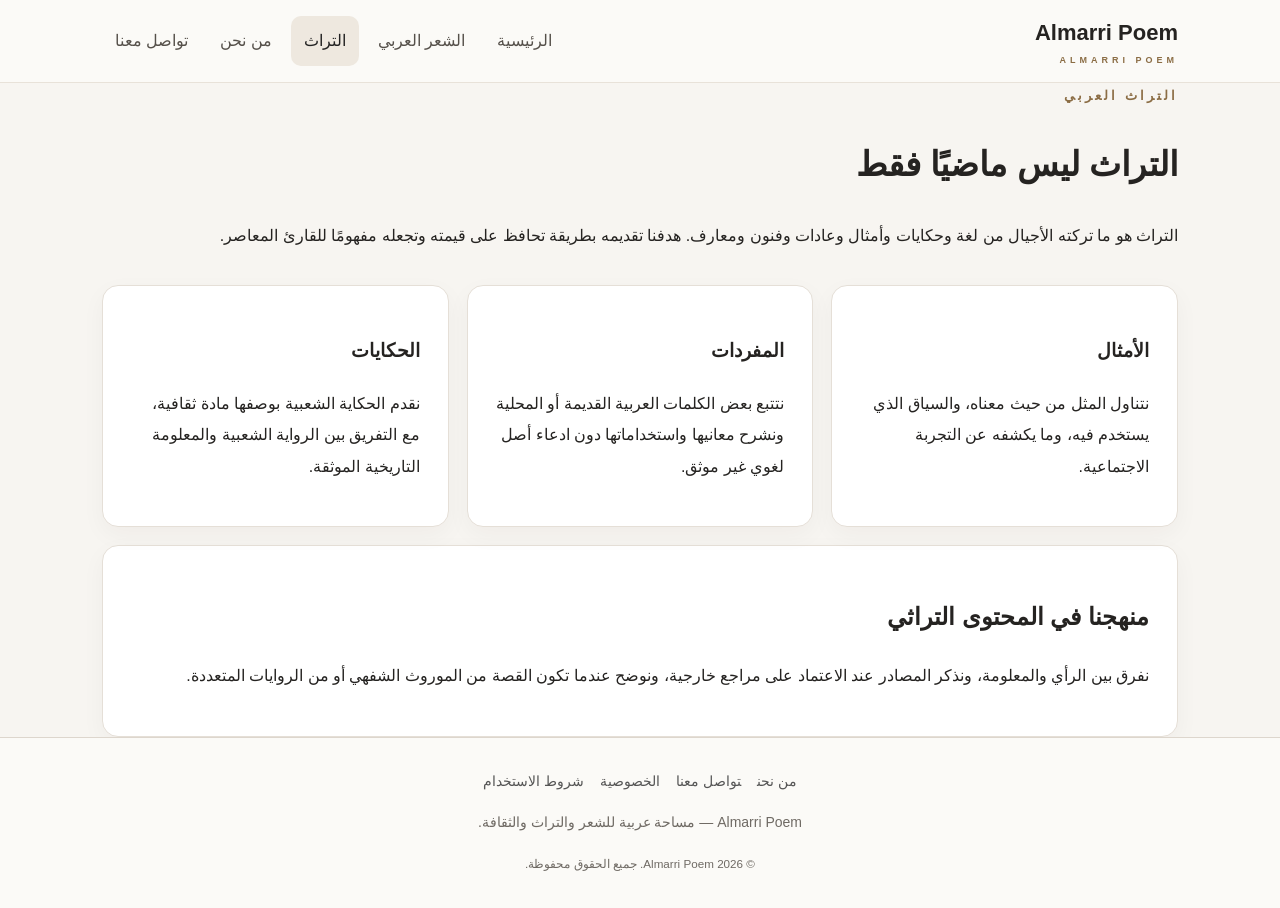
<file: heritage.html>
<!doctype html><html lang="ar" dir="rtl"><head>
<meta charset="utf-8"><meta name="viewport" content="width=device-width,initial-scale=1">
<meta name="description" content="التراث العربي | Almarri Poem منصة عربية تهتم بالشعر والتراث والثقافة الأدبية.">
<title>التراث العربي | Almarri Poem</title><link rel="stylesheet" href="style.css">
</head><body>
<header><div class="container nav">
<a class="logo" href="index.html">Almarri Poem<span>ALMARRI POEM</span></a>
<nav>
<a class="" href="index.html">الرئيسية</a>
<a class="" href="diwan.html">الشعر العربي</a>
<a class="active" href="heritage.html">التراث</a>
<a class="" href="about.html">من نحن</a>
<a class="" href="contact.html">تواصل معنا</a>
</nav></div></header>
<main class="page"><div class="container">
<div class="kicker">التراث العربي</div><h1>التراث ليس ماضيًا فقط</h1>
<p>التراث هو ما تركته الأجيال من لغة وحكايات وأمثال وعادات وفنون ومعارف. هدفنا تقديمه بطريقة تحافظ على قيمته وتجعله مفهومًا للقارئ المعاصر.</p>
<div class="grid">
<article class="card"><h3>الأمثال</h3><p>نتناول المثل من حيث معناه، والسياق الذي يستخدم فيه، وما يكشفه عن التجربة الاجتماعية.</p></article>
<article class="card"><h3>المفردات</h3><p>نتتبع بعض الكلمات العربية القديمة أو المحلية ونشرح معانيها واستخداماتها دون ادعاء أصل لغوي غير موثق.</p></article>
<article class="card"><h3>الحكايات</h3><p>نقدم الحكاية الشعبية بوصفها مادة ثقافية، مع التفريق بين الرواية الشعبية والمعلومة التاريخية الموثقة.</p></article>
</div>
<div class="card"><h2>منهجنا في المحتوى التراثي</h2><p>نفرق بين الرأي والمعلومة، ونذكر المصادر عند الاعتماد على مراجع خارجية، ونوضح عندما تكون القصة من الموروث الشفهي أو من الروايات المتعددة.</p></div>
</div></main><footer><div class="container">
<div><a href="about.html">من نحن</a><a href="contact.html">تواصل معنا</a><a href="privacy.html">الخصوصية</a><a href="terms.html">شروط الاستخدام</a></div>
<p>Almarri Poem — مساحة عربية للشعر والتراث والثقافة.</p><small>© 2026 Almarri Poem. جميع الحقوق محفوظة.</small>
</div></footer></body></html>
</file>
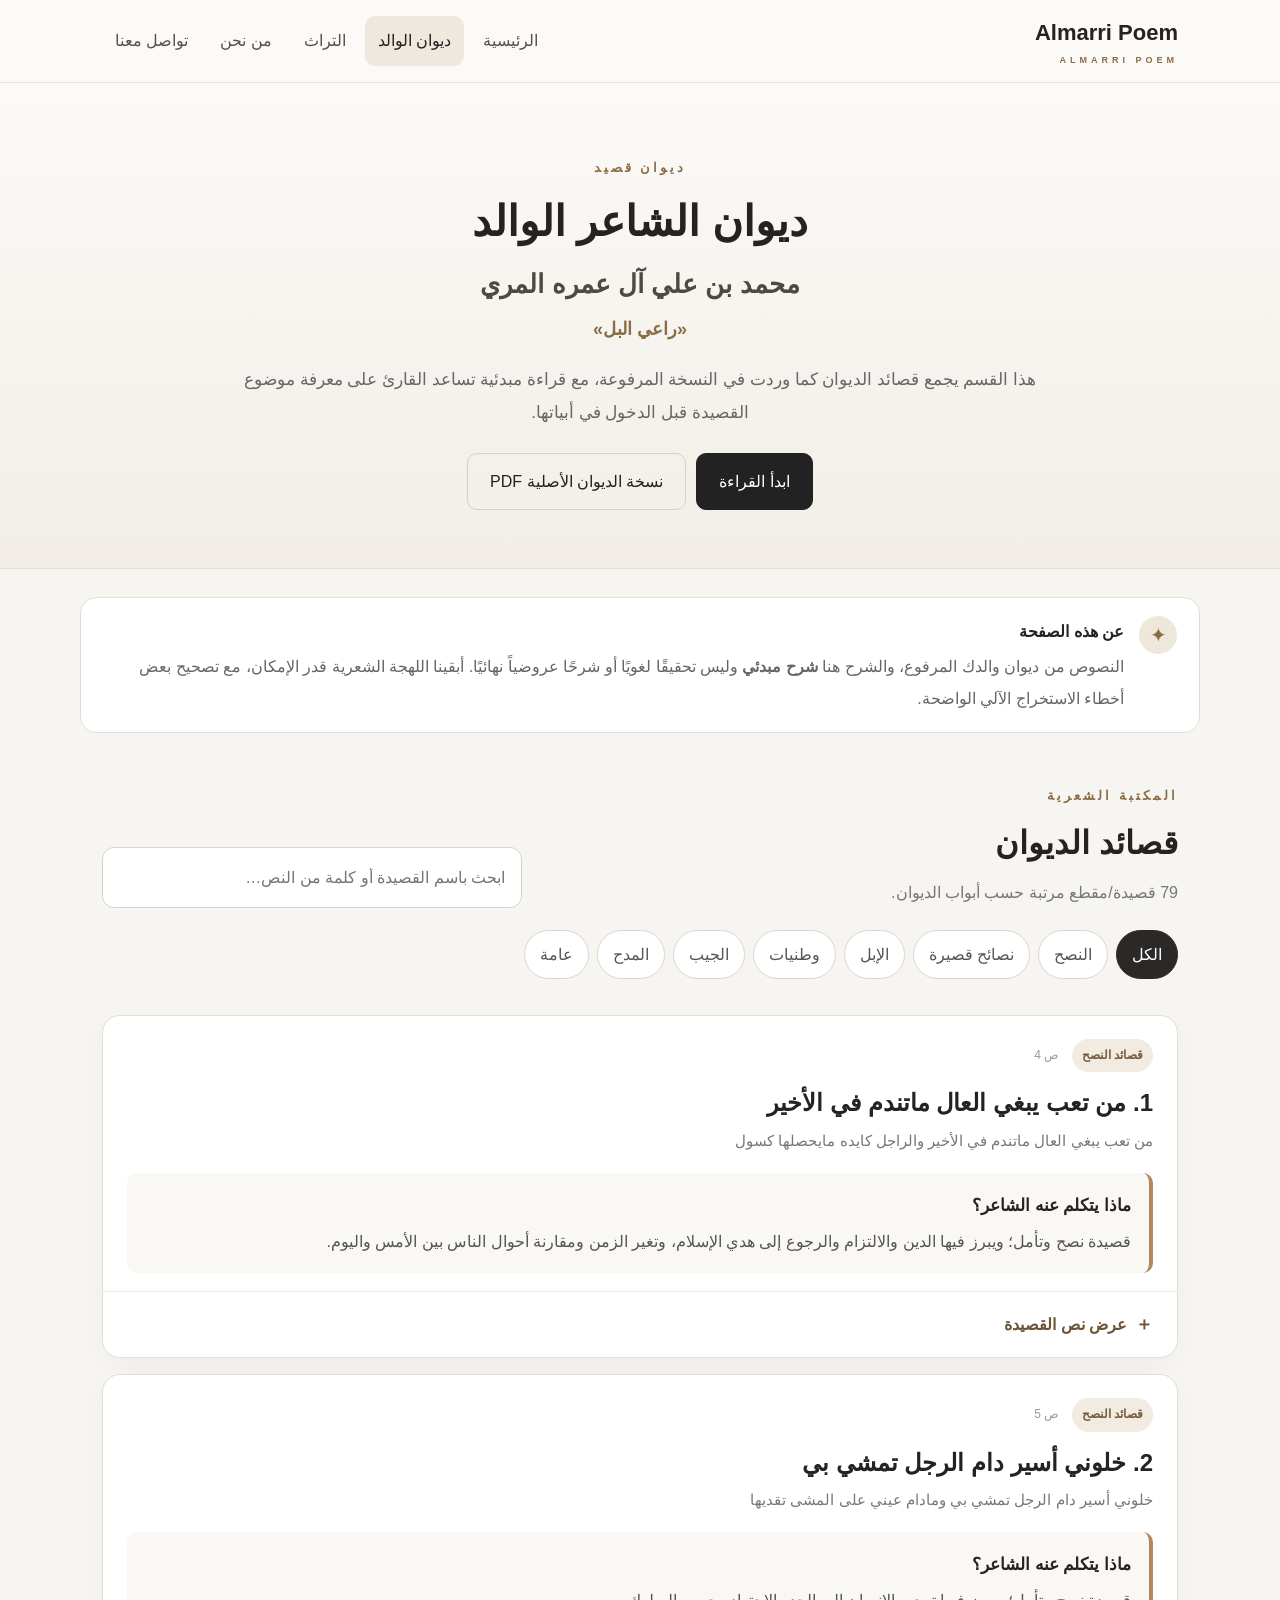
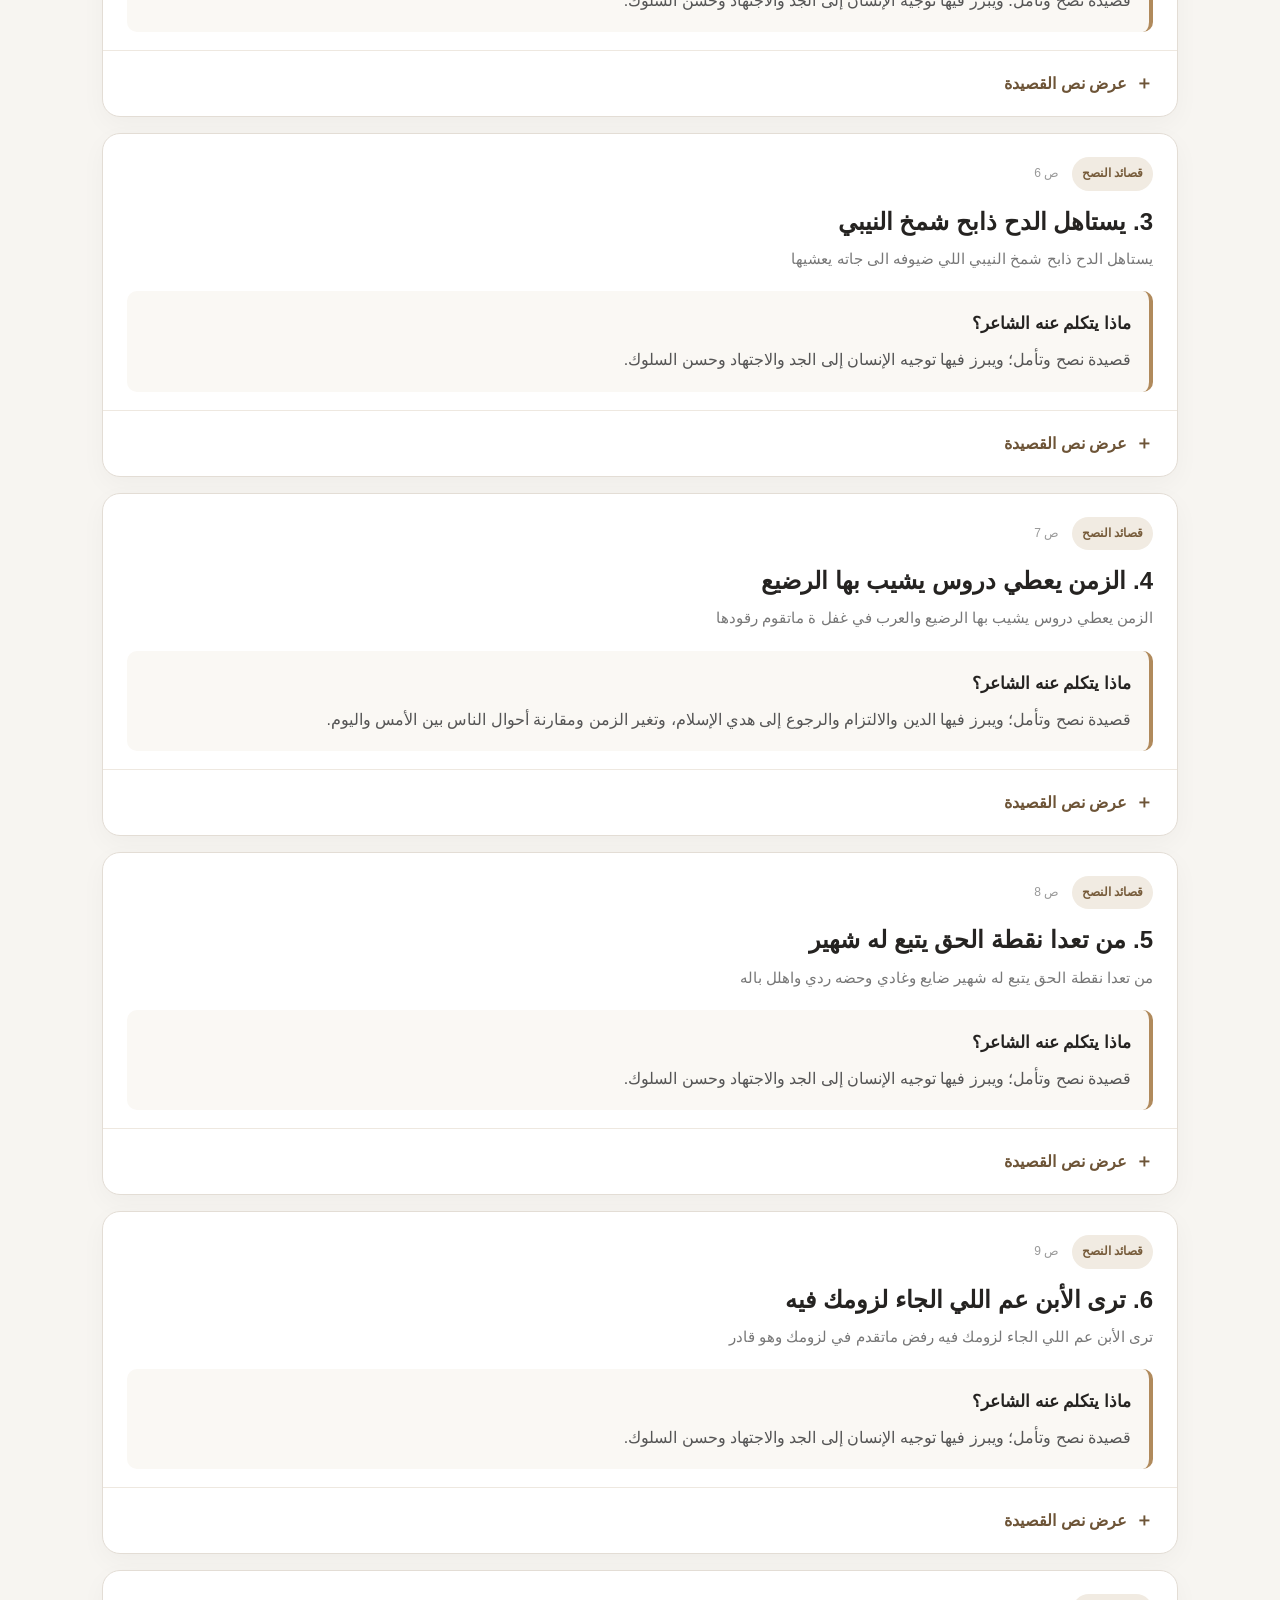
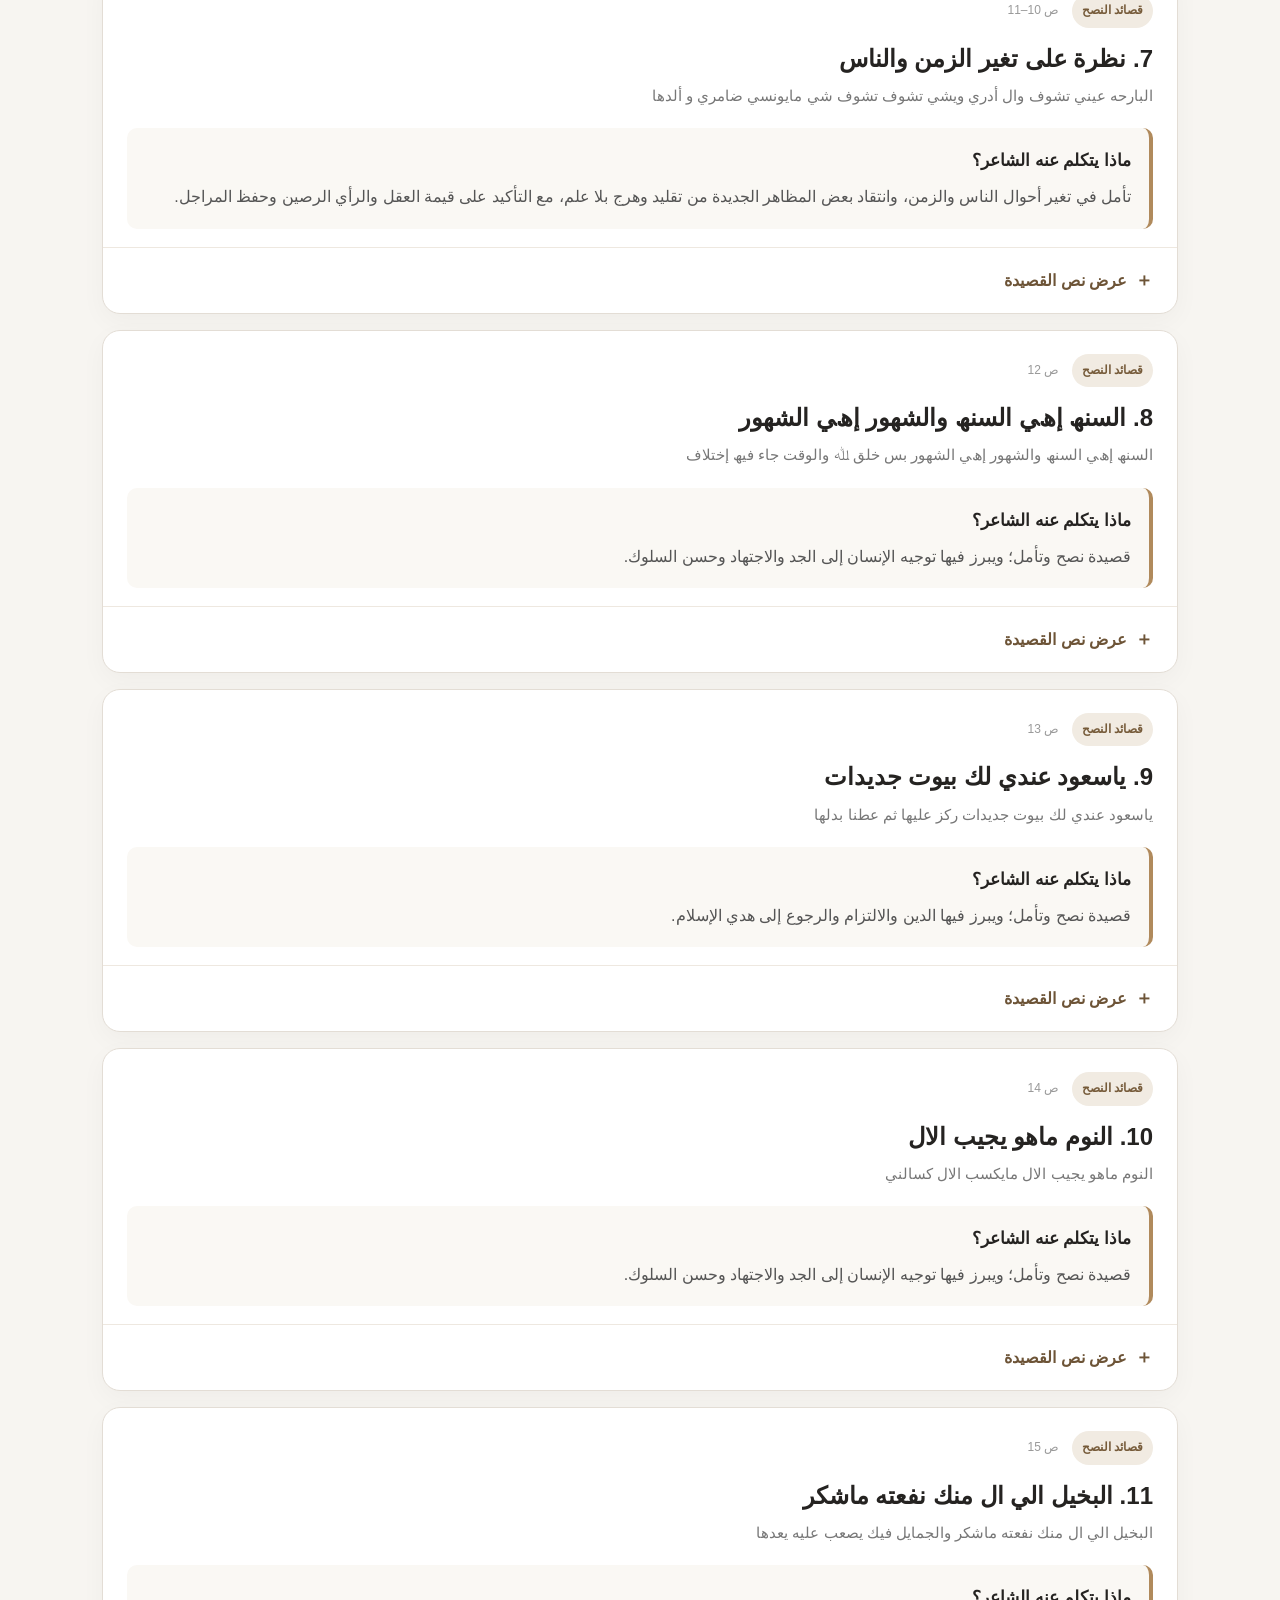
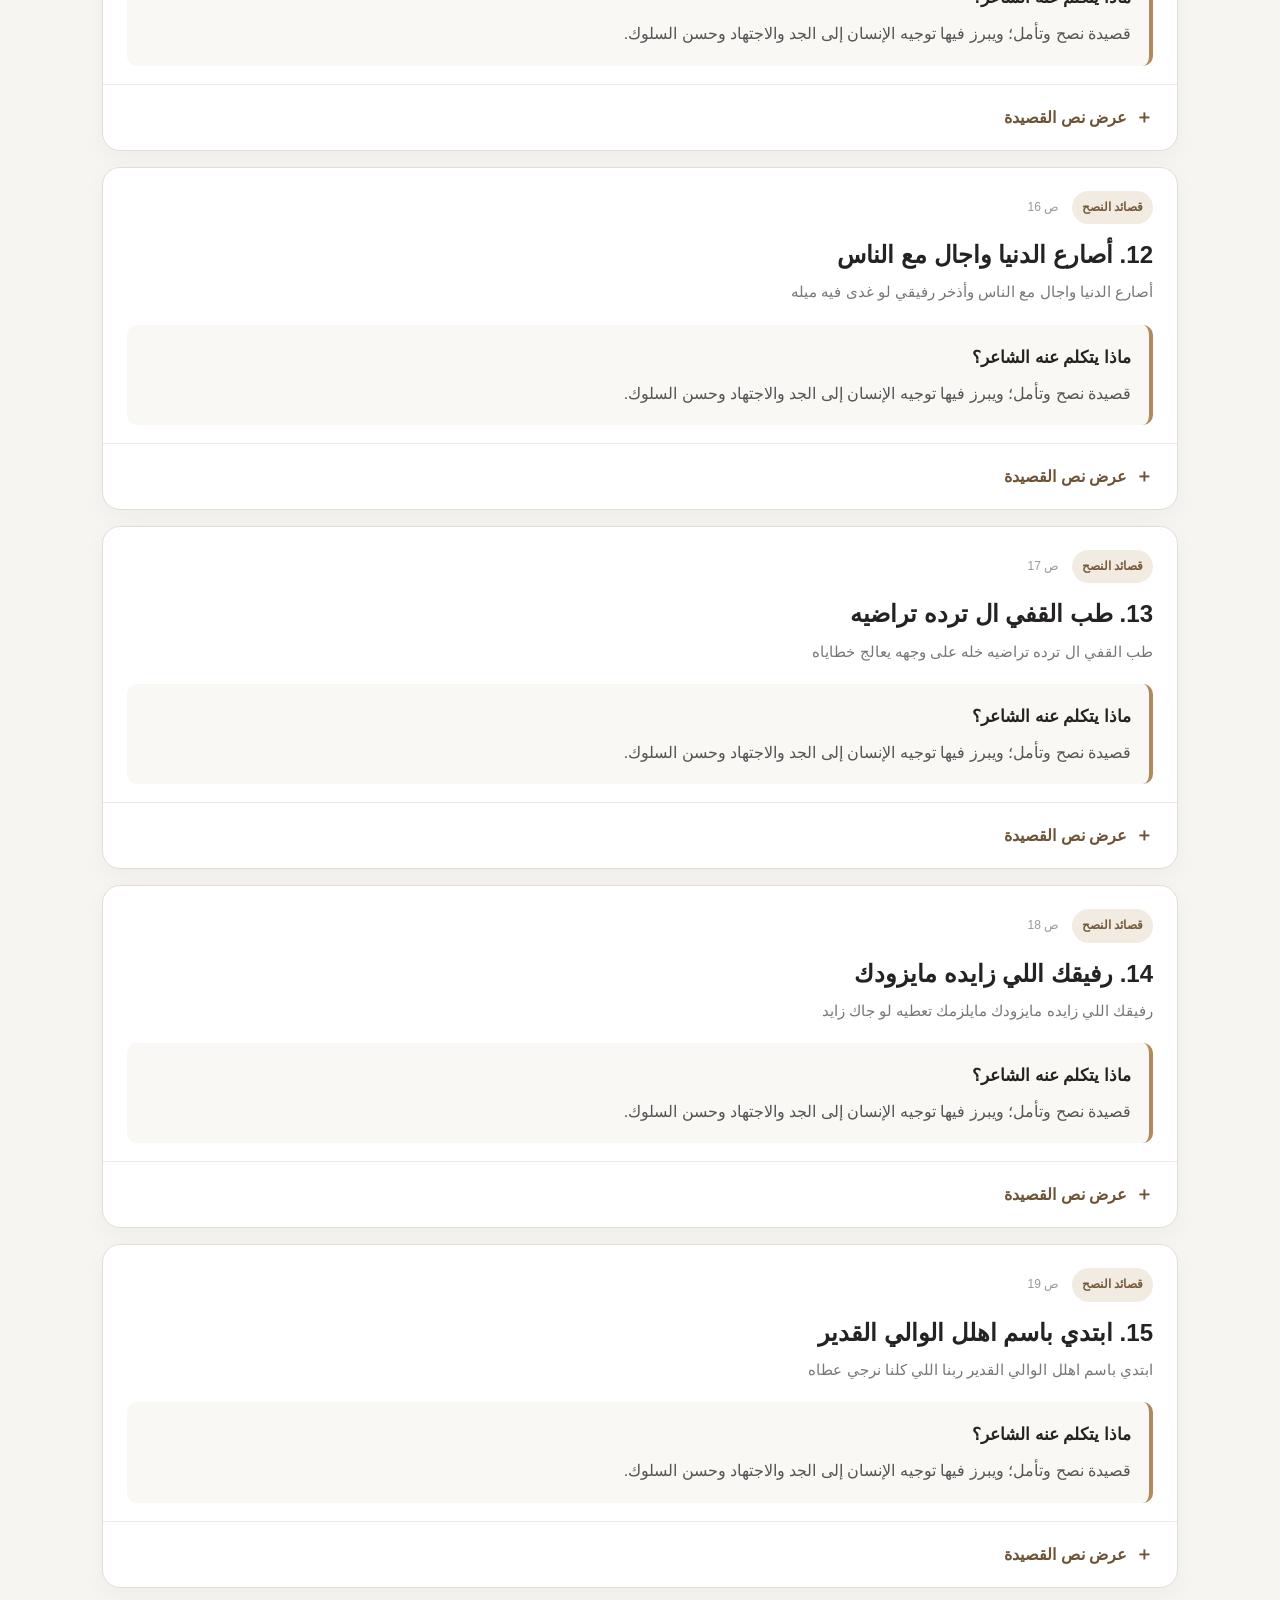
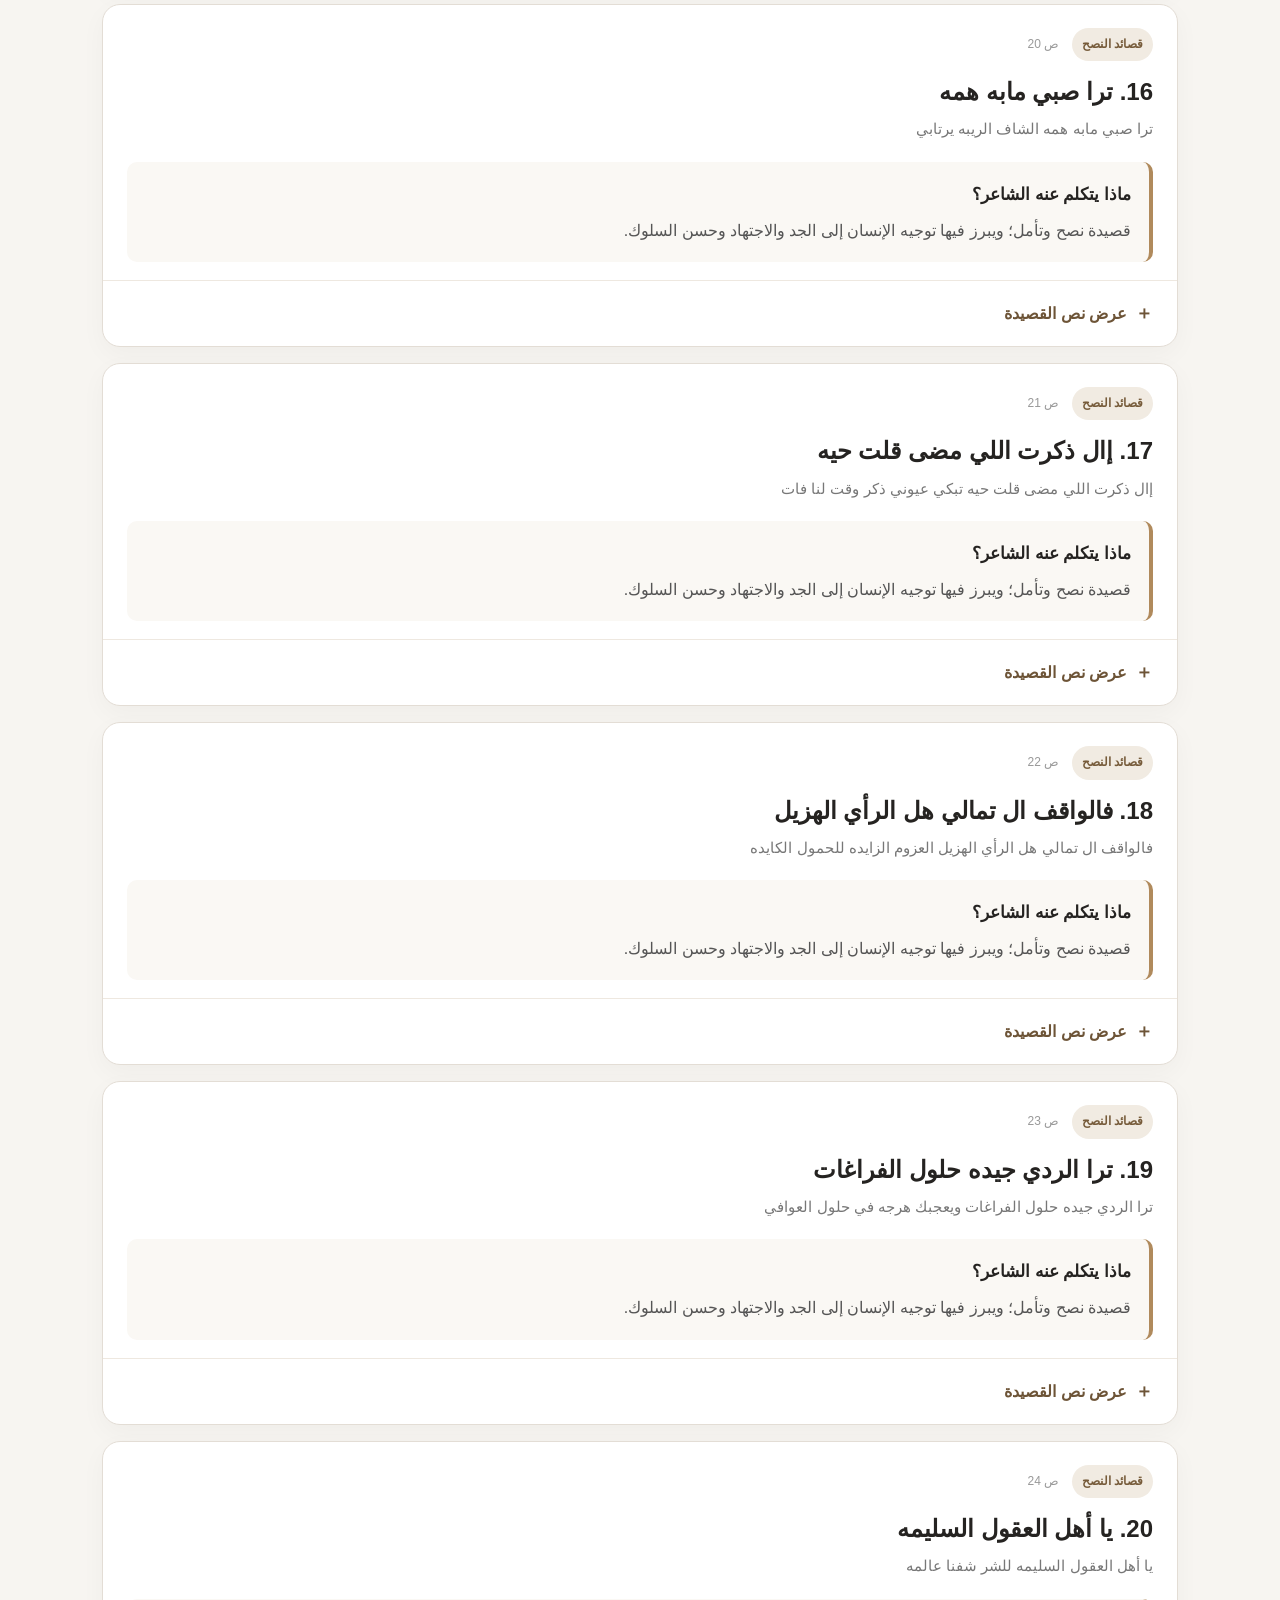
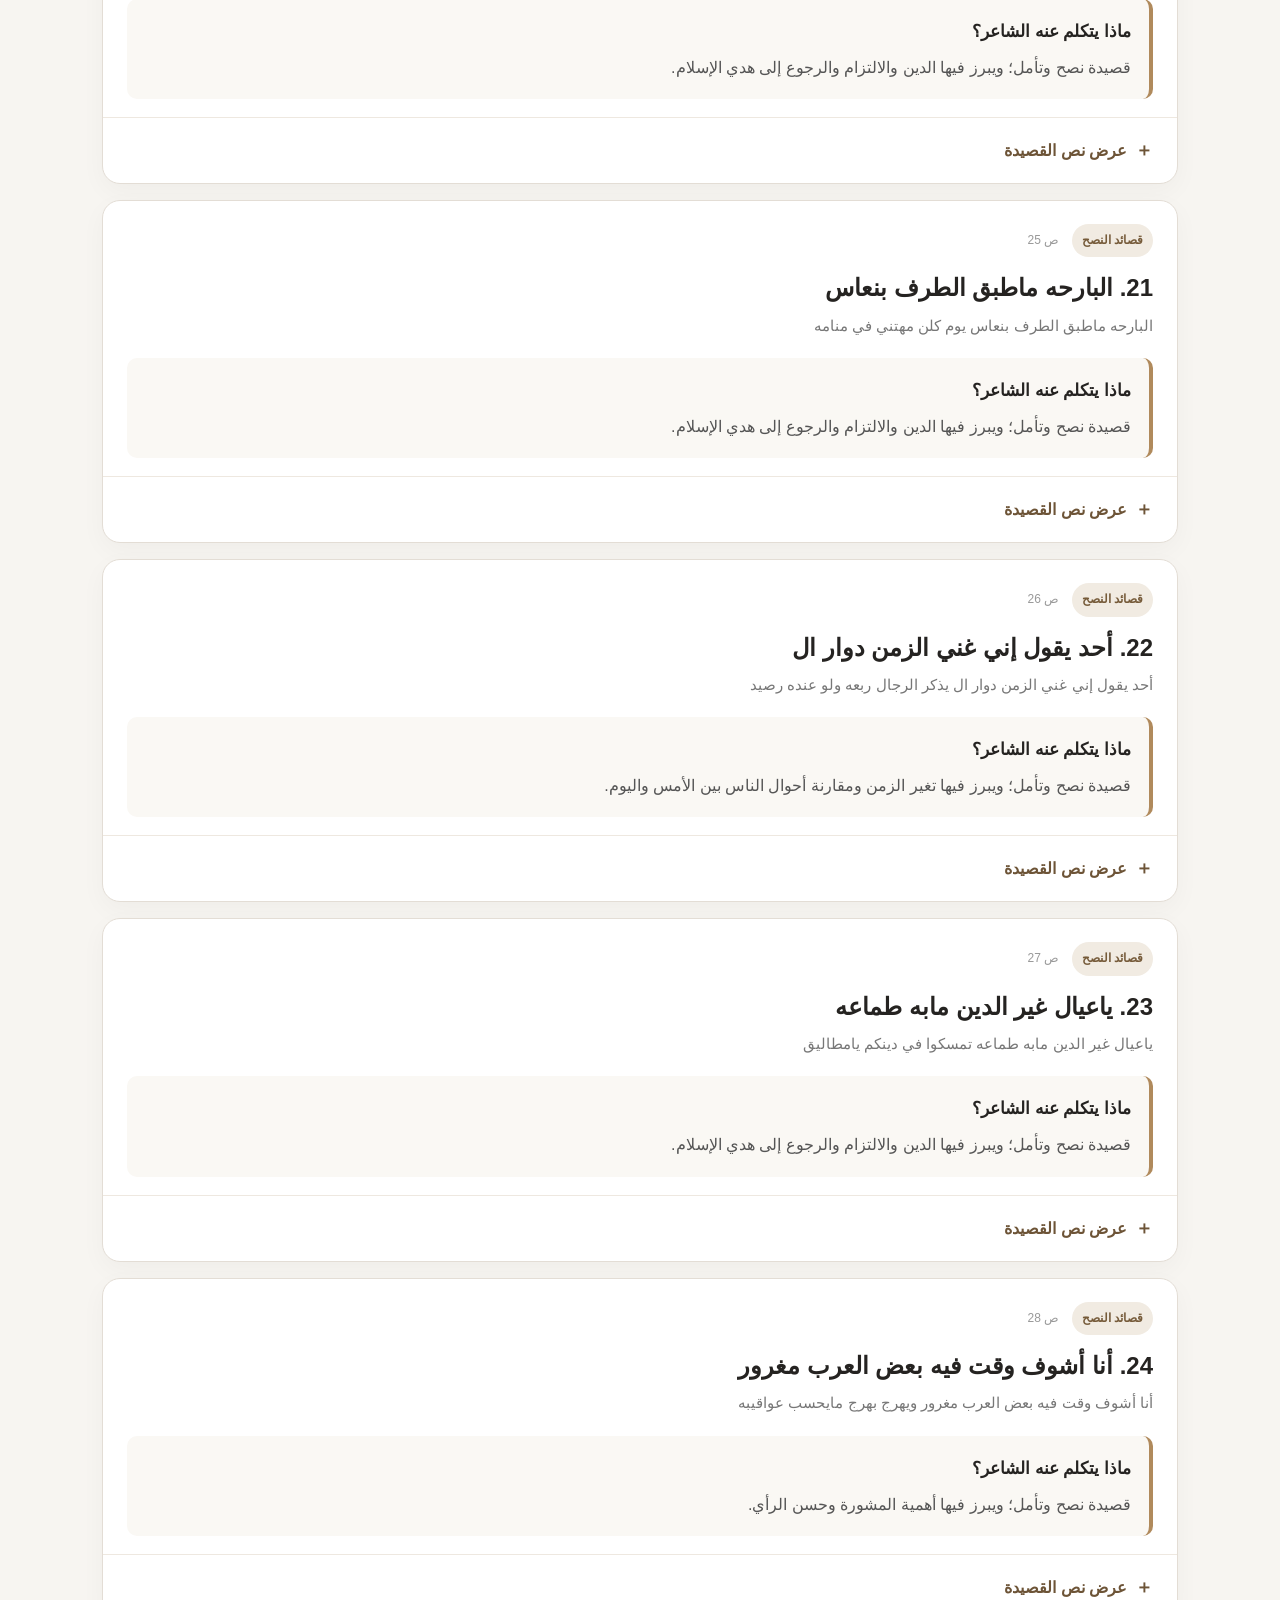
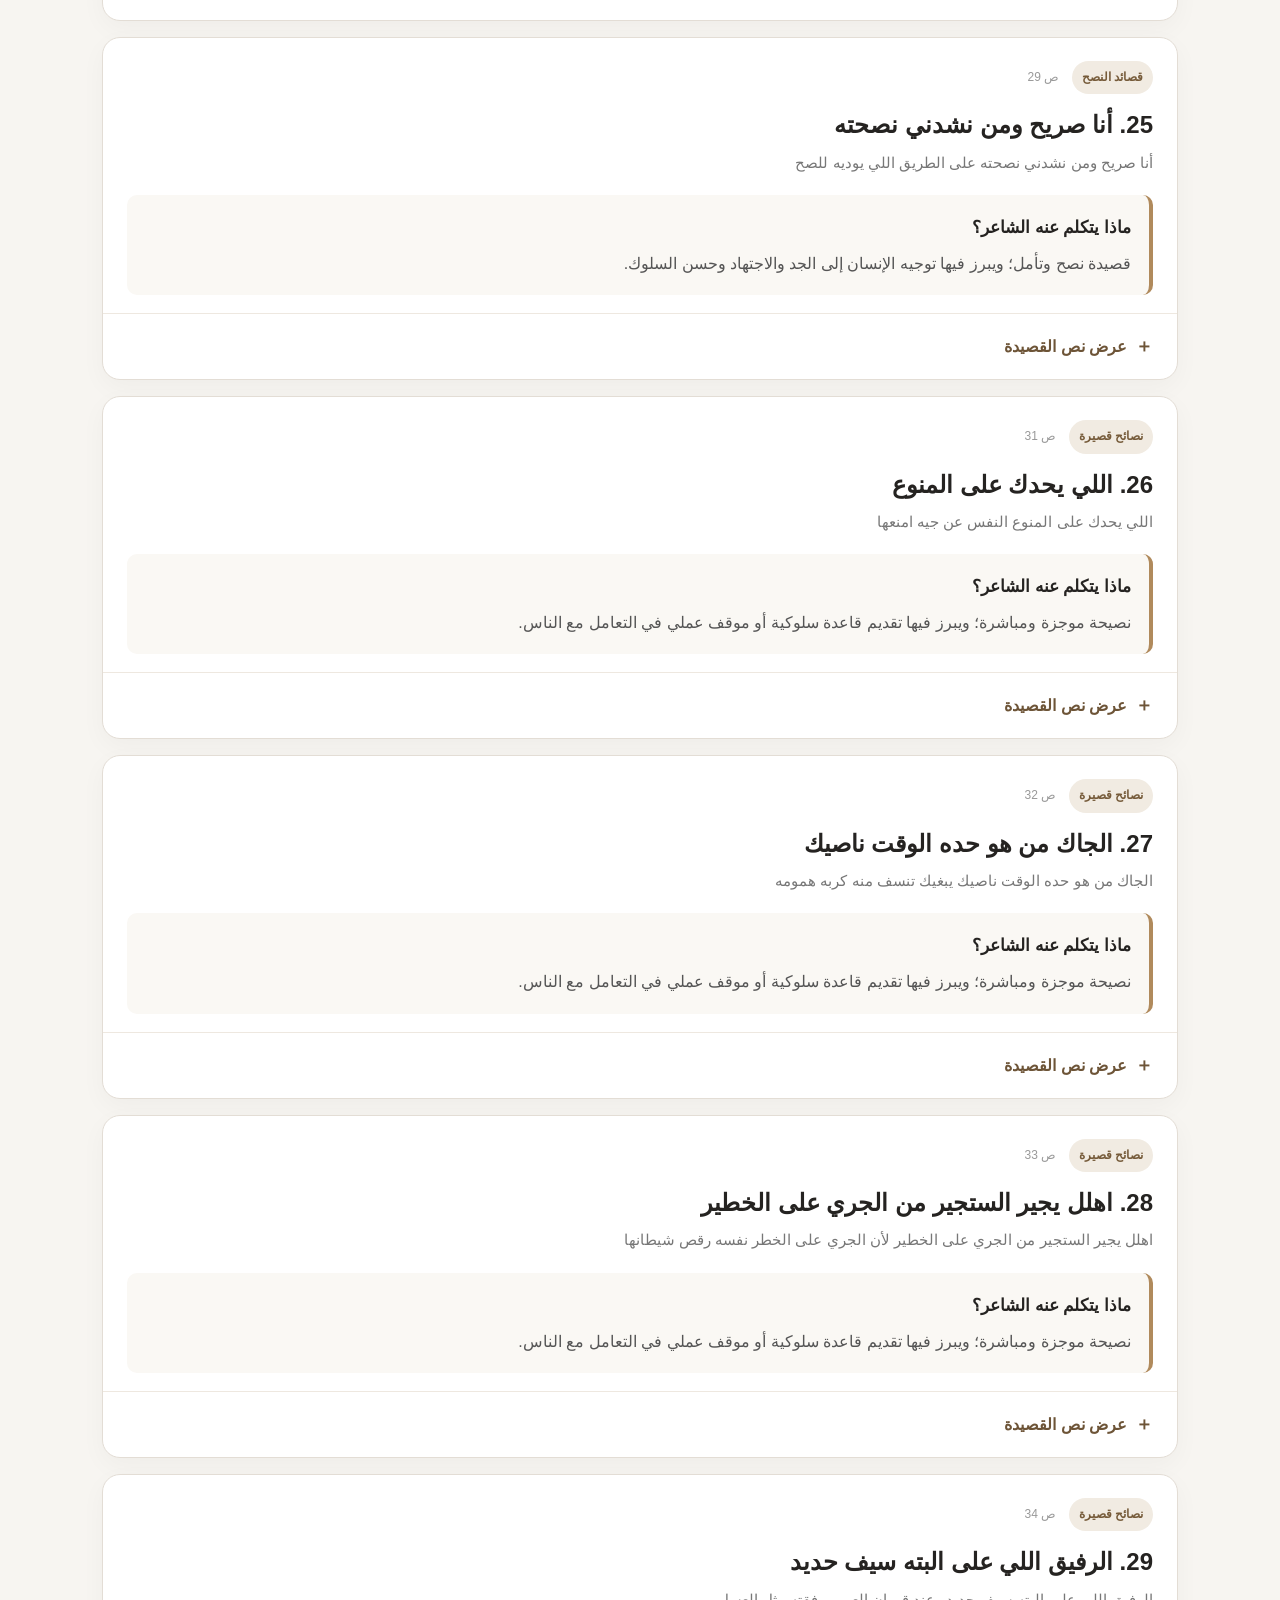
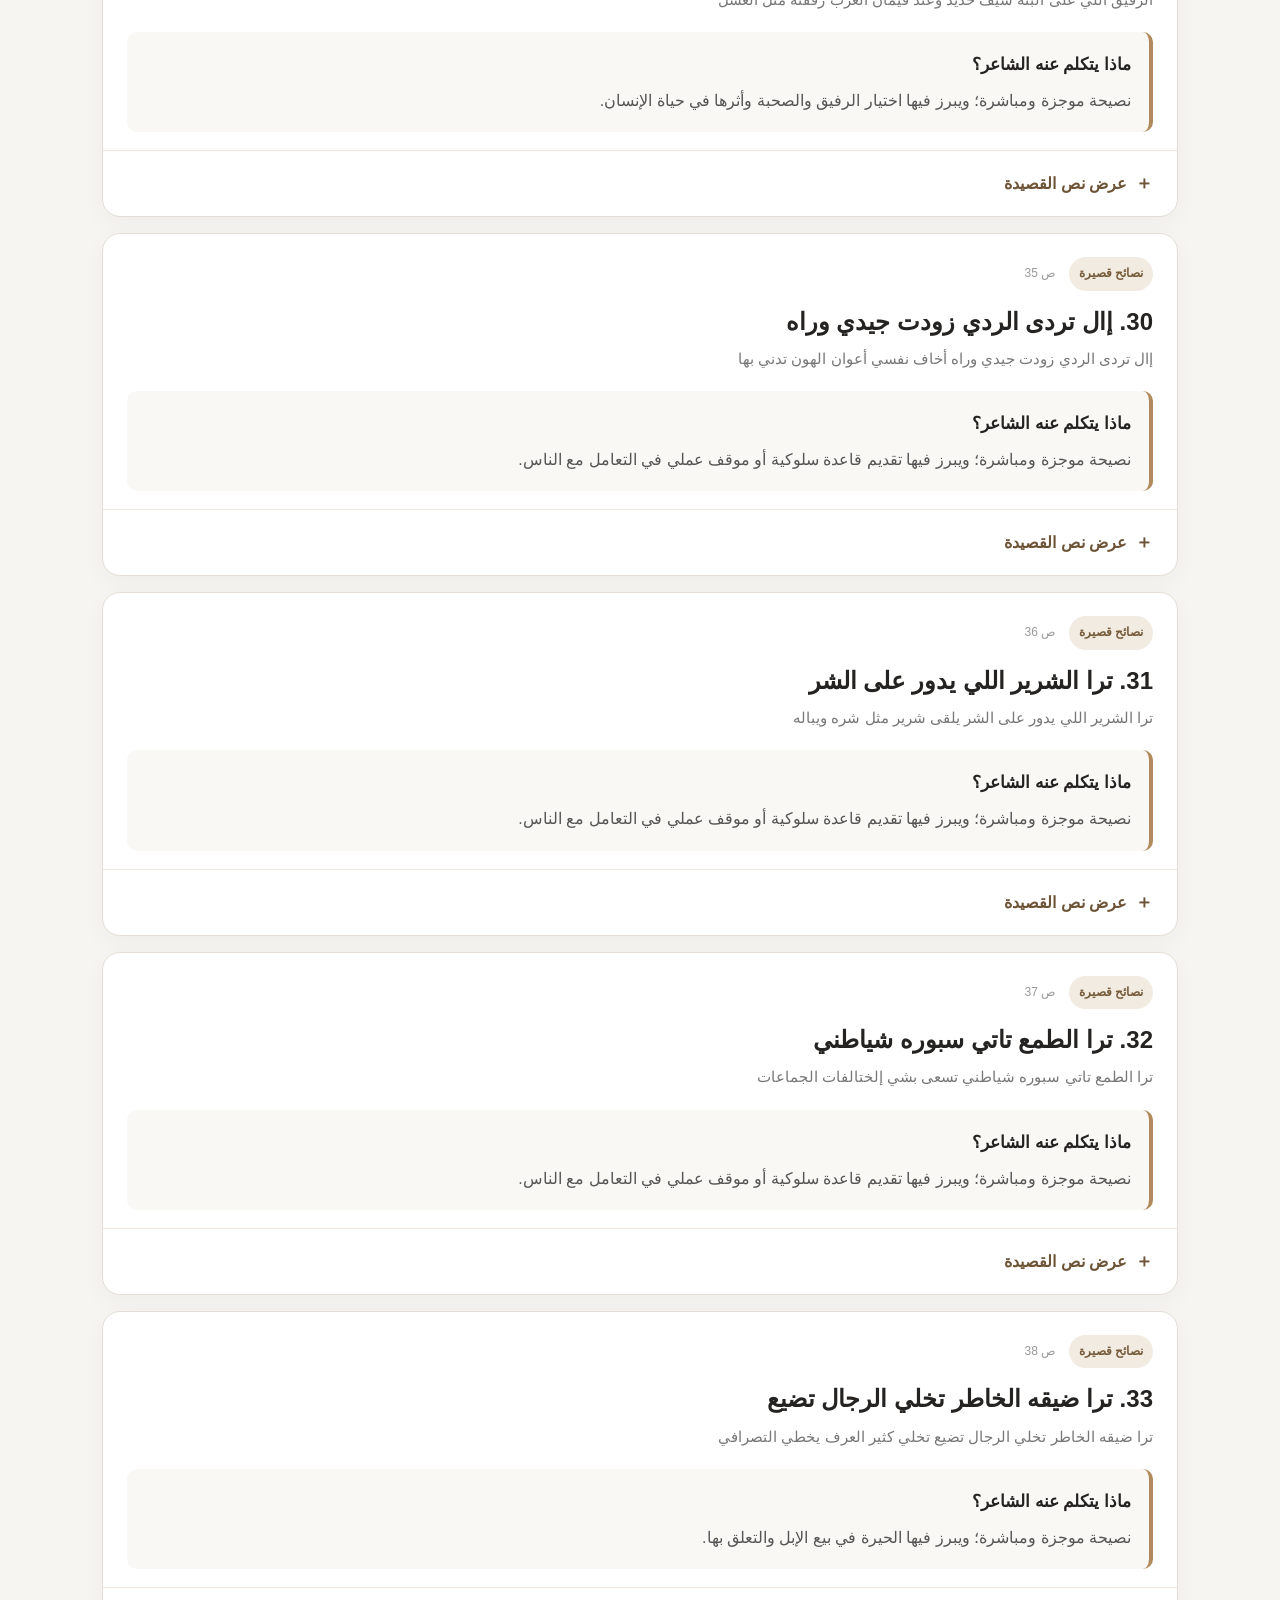
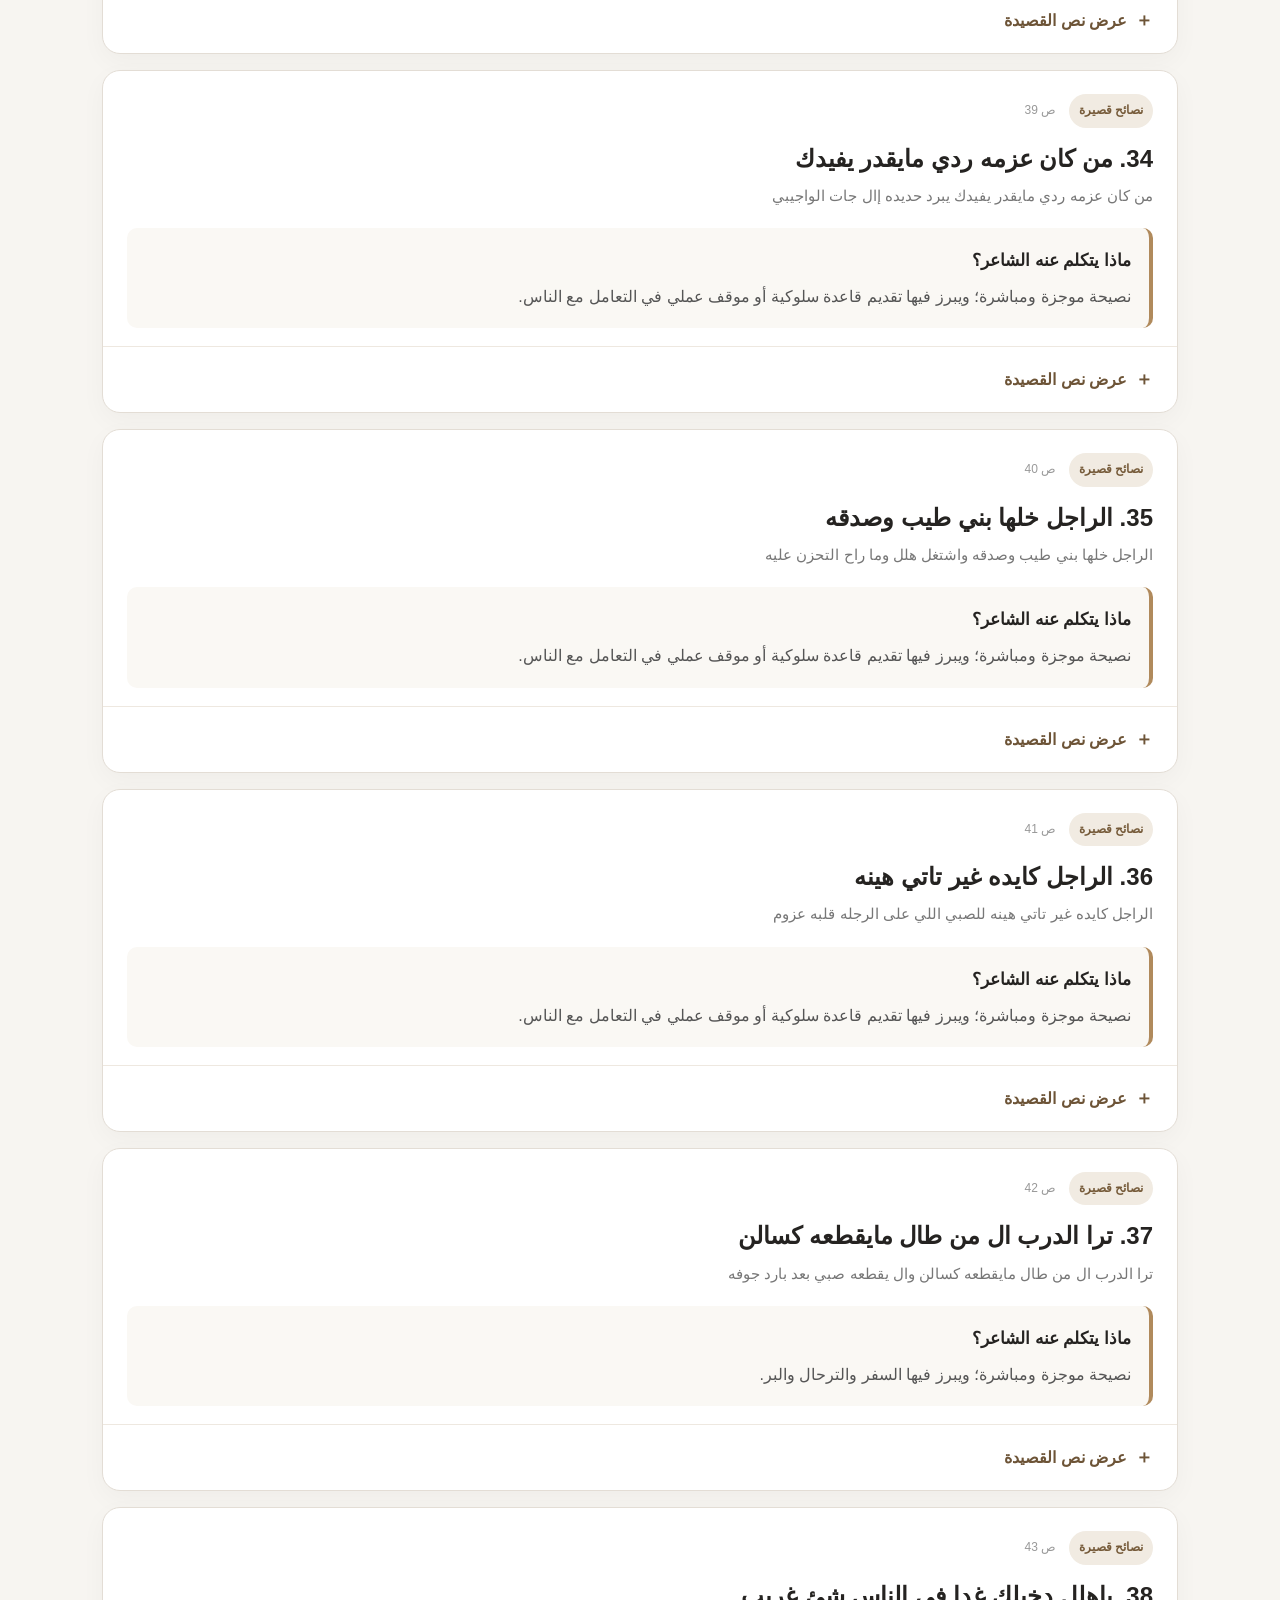
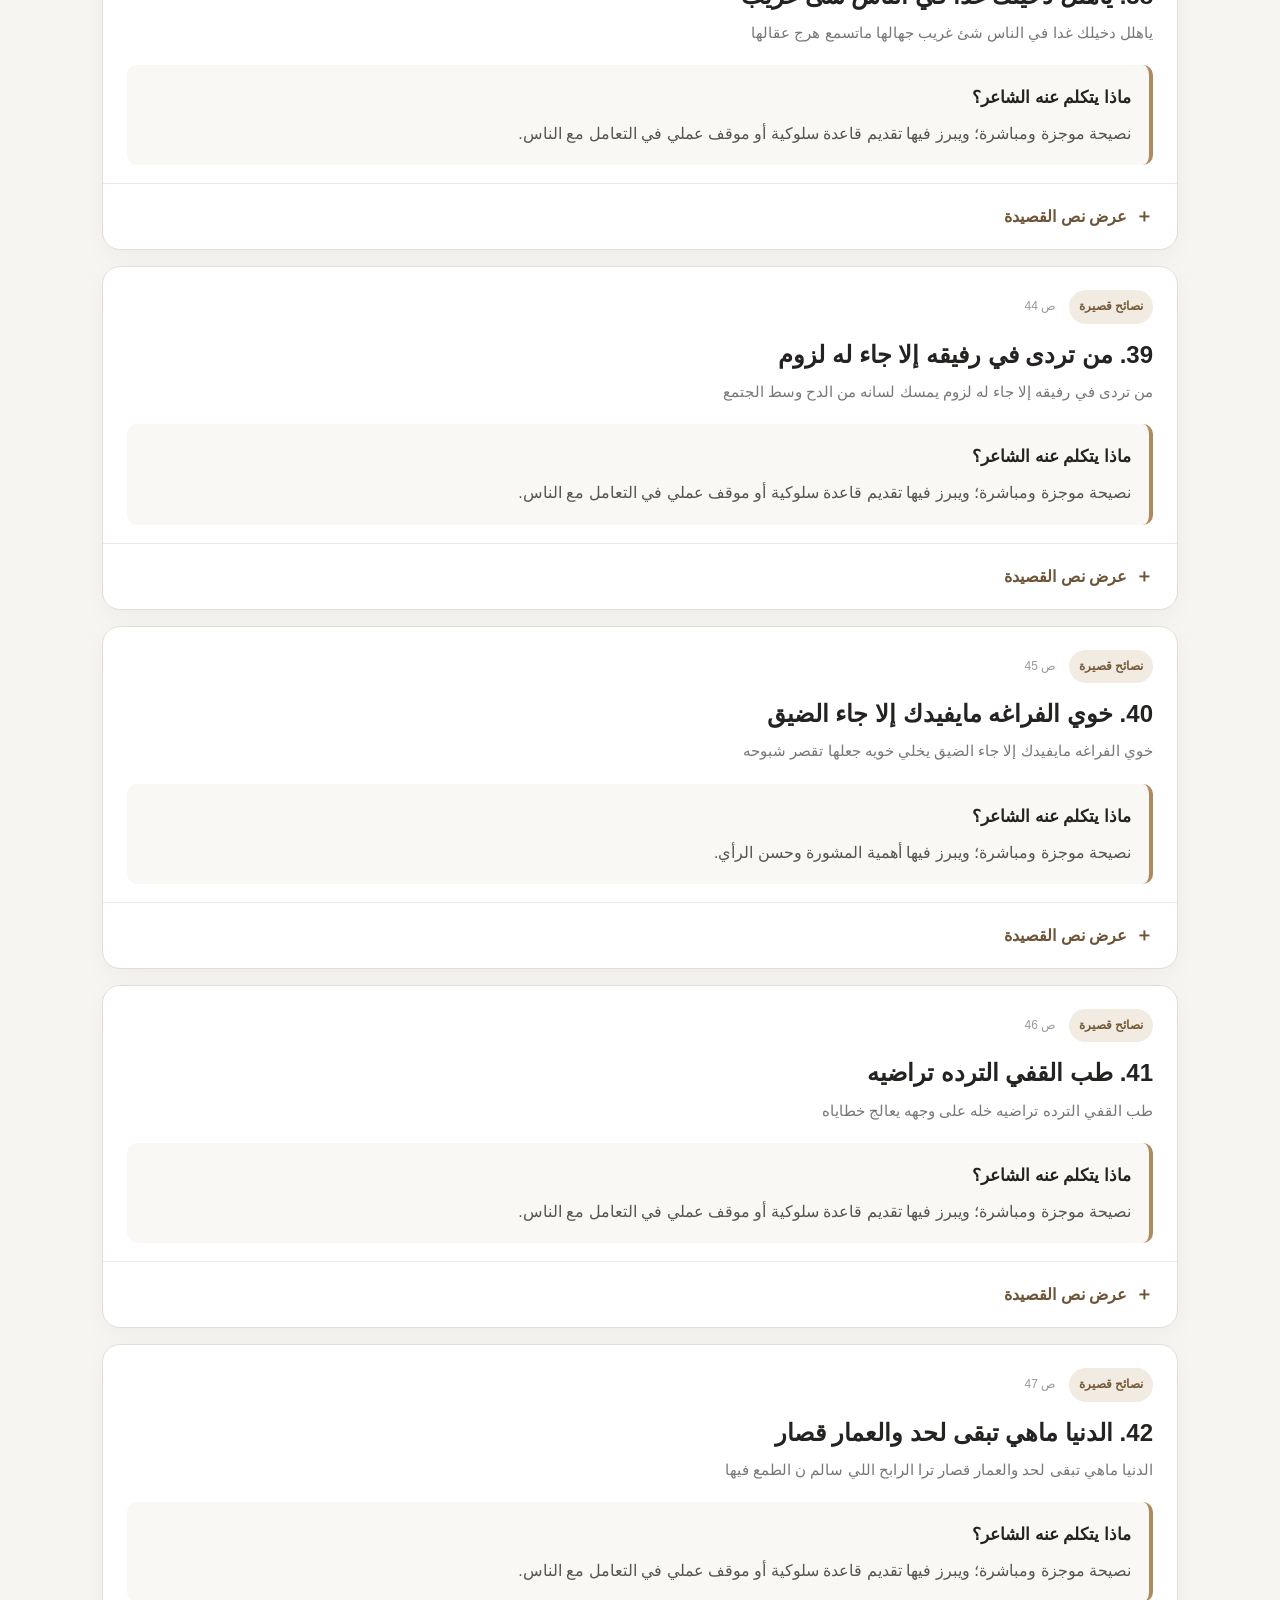
<file: poetry.html>
<!doctype html><html lang="ar" dir="rtl"><head><meta charset="utf-8"><meta name="viewport" content="width=device-width,initial-scale=1"><meta http-equiv="refresh" content="0; url=diwan.html"><title>ديوان الوالد | Almarri Poem</title><link rel="canonical" href="diwan.html"></head><body><p>جارٍ فتح ديوان الوالد… <a href="diwan.html">اضغط هنا</a></p></body></html>
</file>
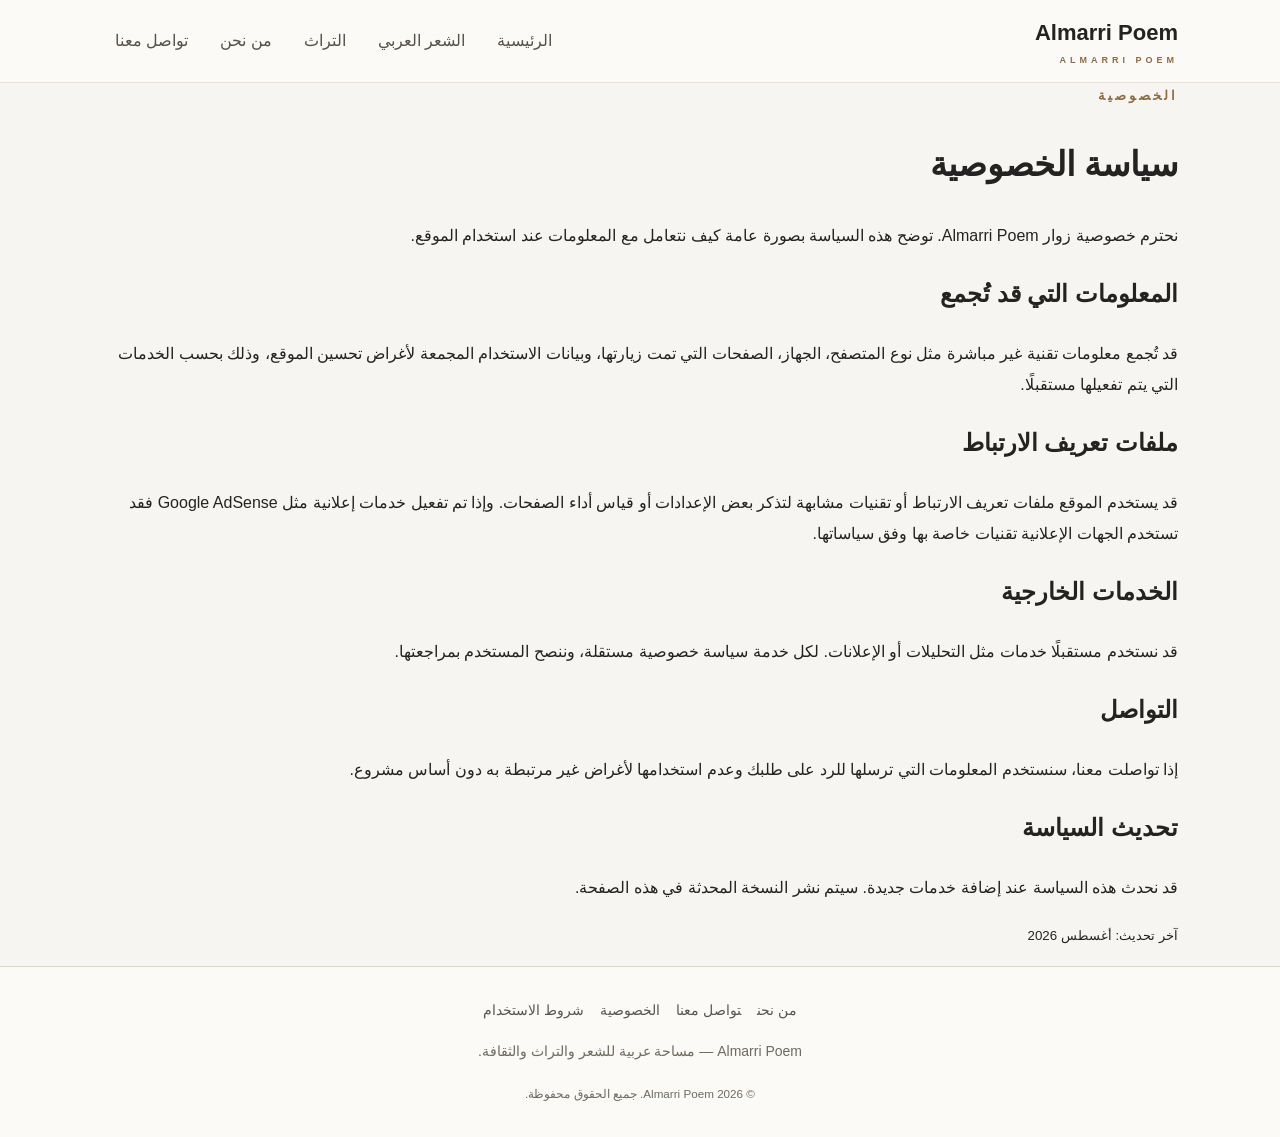
<file: privacy.html>
<!doctype html><html lang="ar" dir="rtl"><head>
<meta charset="utf-8"><meta name="viewport" content="width=device-width,initial-scale=1">
<meta name="description" content="سياسة الخصوصية | Almarri Poem منصة عربية تهتم بالشعر والتراث والثقافة الأدبية.">
<title>سياسة الخصوصية | Almarri Poem</title><link rel="stylesheet" href="style.css">
</head><body>
<header><div class="container nav">
<a class="logo" href="index.html">Almarri Poem<span>ALMARRI POEM</span></a>
<nav>
<a class="" href="index.html">الرئيسية</a>
<a class="" href="diwan.html">الشعر العربي</a>
<a class="" href="heritage.html">التراث</a>
<a class="" href="about.html">من نحن</a>
<a class="" href="contact.html">تواصل معنا</a>
</nav></div></header>
<main class="page"><div class="container">
<div class="kicker">الخصوصية</div><h1>سياسة الخصوصية</h1>
<p>نحترم خصوصية زوار Almarri Poem. توضح هذه السياسة بصورة عامة كيف نتعامل مع المعلومات عند استخدام الموقع.</p>
<h2>المعلومات التي قد تُجمع</h2><p>قد تُجمع معلومات تقنية غير مباشرة مثل نوع المتصفح، الجهاز، الصفحات التي تمت زيارتها، وبيانات الاستخدام المجمعة لأغراض تحسين الموقع، وذلك بحسب الخدمات التي يتم تفعيلها مستقبلًا.</p>
<h2>ملفات تعريف الارتباط</h2><p>قد يستخدم الموقع ملفات تعريف الارتباط أو تقنيات مشابهة لتذكر بعض الإعدادات أو قياس أداء الصفحات. وإذا تم تفعيل خدمات إعلانية مثل Google AdSense فقد تستخدم الجهات الإعلانية تقنيات خاصة بها وفق سياساتها.</p>
<h2>الخدمات الخارجية</h2><p>قد نستخدم مستقبلًا خدمات مثل التحليلات أو الإعلانات. لكل خدمة سياسة خصوصية مستقلة، وننصح المستخدم بمراجعتها.</p>
<h2>التواصل</h2><p>إذا تواصلت معنا، سنستخدم المعلومات التي ترسلها للرد على طلبك وعدم استخدامها لأغراض غير مرتبطة به دون أساس مشروع.</p>
<h2>تحديث السياسة</h2><p>قد نحدث هذه السياسة عند إضافة خدمات جديدة. سيتم نشر النسخة المحدثة في هذه الصفحة.</p>
<p><small>آخر تحديث: أغسطس 2026</small></p>
</div></main><footer><div class="container">
<div><a href="about.html">من نحن</a><a href="contact.html">تواصل معنا</a><a href="privacy.html">الخصوصية</a><a href="terms.html">شروط الاستخدام</a></div>
<p>Almarri Poem — مساحة عربية للشعر والتراث والثقافة.</p><small>© 2026 Almarri Poem. جميع الحقوق محفوظة.</small>
</div></footer></body></html>
</file>
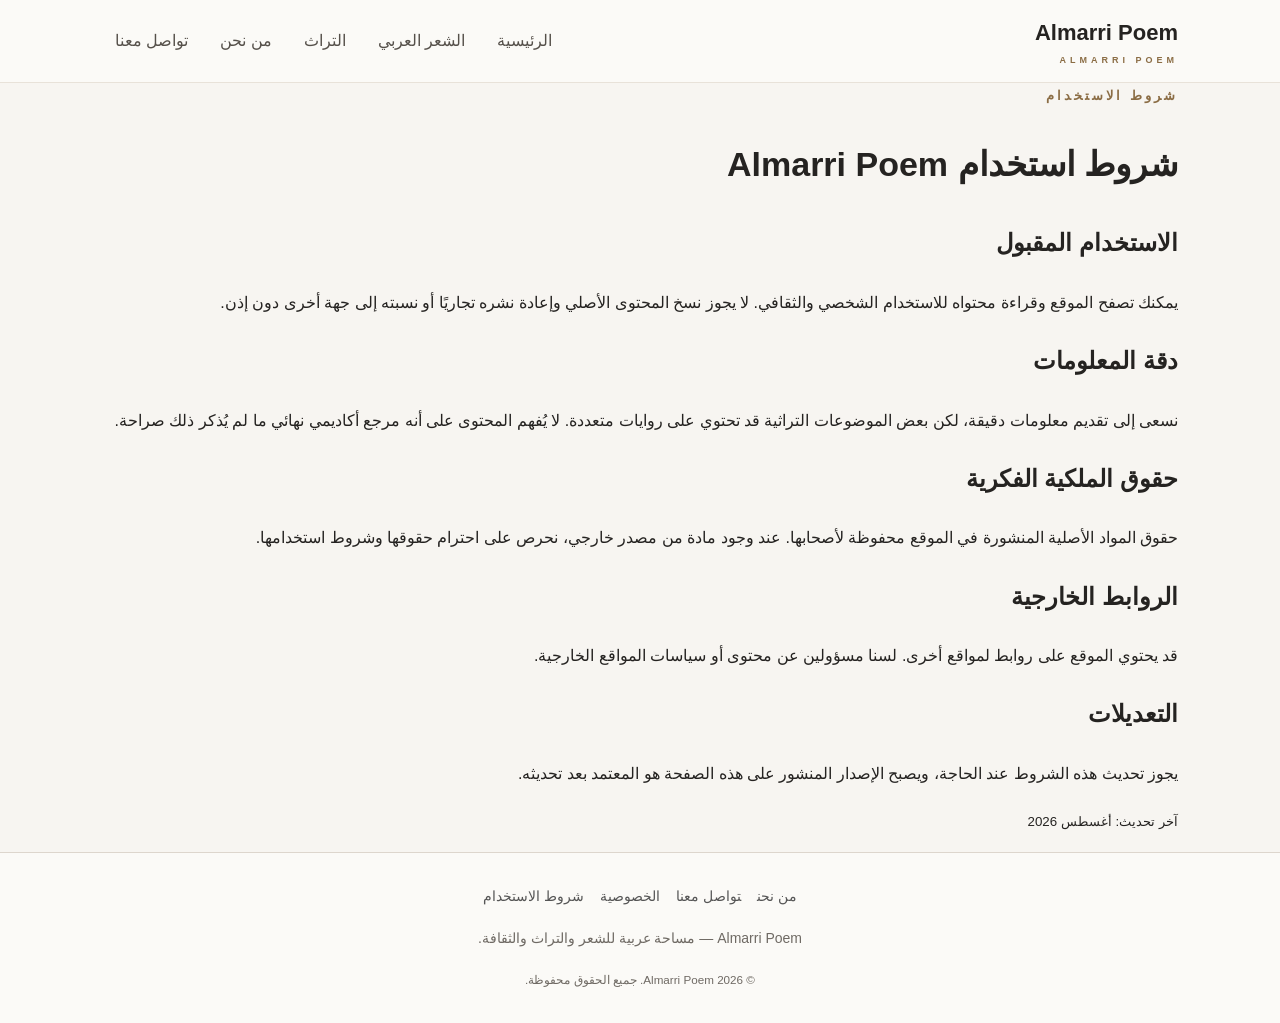
<file: terms.html>
<!doctype html><html lang="ar" dir="rtl"><head>
<meta charset="utf-8"><meta name="viewport" content="width=device-width,initial-scale=1">
<meta name="description" content="شروط الاستخدام | Almarri Poem منصة عربية تهتم بالشعر والتراث والثقافة الأدبية.">
<title>شروط الاستخدام | Almarri Poem</title><link rel="stylesheet" href="style.css">
</head><body>
<header><div class="container nav">
<a class="logo" href="index.html">Almarri Poem<span>ALMARRI POEM</span></a>
<nav>
<a class="" href="index.html">الرئيسية</a>
<a class="" href="diwan.html">الشعر العربي</a>
<a class="" href="heritage.html">التراث</a>
<a class="" href="about.html">من نحن</a>
<a class="" href="contact.html">تواصل معنا</a>
</nav></div></header>
<main class="page"><div class="container">
<div class="kicker">شروط الاستخدام</div><h1>شروط استخدام Almarri Poem</h1>
<h2>الاستخدام المقبول</h2><p>يمكنك تصفح الموقع وقراءة محتواه للاستخدام الشخصي والثقافي. لا يجوز نسخ المحتوى الأصلي وإعادة نشره تجاريًا أو نسبته إلى جهة أخرى دون إذن.</p>
<h2>دقة المعلومات</h2><p>نسعى إلى تقديم معلومات دقيقة، لكن بعض الموضوعات التراثية قد تحتوي على روايات متعددة. لا يُفهم المحتوى على أنه مرجع أكاديمي نهائي ما لم يُذكر ذلك صراحة.</p>
<h2>حقوق الملكية الفكرية</h2><p>حقوق المواد الأصلية المنشورة في الموقع محفوظة لأصحابها. عند وجود مادة من مصدر خارجي، نحرص على احترام حقوقها وشروط استخدامها.</p>
<h2>الروابط الخارجية</h2><p>قد يحتوي الموقع على روابط لمواقع أخرى. لسنا مسؤولين عن محتوى أو سياسات المواقع الخارجية.</p>
<h2>التعديلات</h2><p>يجوز تحديث هذه الشروط عند الحاجة، ويصبح الإصدار المنشور على هذه الصفحة هو المعتمد بعد تحديثه.</p>
<p><small>آخر تحديث: أغسطس 2026</small></p>
</div></main><footer><div class="container">
<div><a href="about.html">من نحن</a><a href="contact.html">تواصل معنا</a><a href="privacy.html">الخصوصية</a><a href="terms.html">شروط الاستخدام</a></div>
<p>Almarri Poem — مساحة عربية للشعر والتراث والثقافة.</p><small>© 2026 Almarri Poem. جميع الحقوق محفوظة.</small>
</div></footer></body></html>
</file>
<file: style.css>
*{box-sizing:border-box}
html{scroll-behavior:smooth}
body{margin:0;font-family:"Noto Naskh Arabic","Noto Sans Arabic","Tahoma","Arial",sans-serif;background:#f7f5f1;color:#252321;line-height:1.95}
a{color:inherit}
.container{max-width:1120px;margin:auto;padding-left:22px;padding-right:22px}
.nav{min-height:82px;display:flex;align-items:center;justify-content:space-between;gap:22px;background:#fbfaf7}
header{background:#fbfaf7;border-bottom:1px solid #e8e2d9;position:sticky;top:0;z-index:20}
.logo{font-weight:800;font-size:22px;text-decoration:none;white-space:nowrap}
.logo span{display:block;font-size:9px;letter-spacing:4px;color:#8b6d45;margin-top:-3px}
nav{display:flex;gap:6px;flex-wrap:wrap;justify-content:center}
nav a{padding:9px 13px;border-radius:10px;text-decoration:none;color:#55504a}
nav a:hover,nav a.active{background:#eee8df;color:#222}
.hero{background:#fff;border-top:1px solid #eee;border-bottom:1px solid #eee;padding:90px 22px;text-align:center}
.hero h1{font-size:44px;margin:8px 0}
.eyebrow,.kicker{letter-spacing:3px;text-transform:uppercase;color:#8b6d45;font-size:13px;font-weight:700}
.hero p{max-width:760px;margin:15px auto;color:#666}
.button,.btn{display:inline-block;background:#222;color:#fff;padding:12px 22px;border-radius:10px;text-decoration:none;border:1px solid #222}
.button.ghost{background:transparent;color:#222;border-color:#d7d0c7}
.section{padding:55px 0}
.section h2{font-size:30px;margin:0 0 8px}
.section-intro{color:#666}
.grid{display:grid;grid-template-columns:repeat(3,1fr);gap:18px}
.card{background:#fff;padding:28px;border:1px solid #e5dfd7;border-radius:16px;margin-top:18px;box-shadow:0 8px 24px rgba(40,30,20,.04)}
.meta{display:inline-block;color:#8b6d45;font-size:13px;font-weight:700}
.page{min-height:65vh}
.page h1{font-size:34px}
footer{text-align:center;border-top:1px solid #ddd6cd;padding:30px 20px;color:#6f6a64;font-size:14px;background:#fbfaf7}
footer a{margin:0 8px;color:#555;text-decoration:none}

.diwan-hero{background:linear-gradient(180deg,#fbfaf7,#f2eee7);border-bottom:1px solid #e3ddd4;padding:72px 0 58px;text-align:center}
.diwan-hero h1{font-size:42px;line-height:1.35;margin:14px 0 4px}
.diwan-hero h1 span{font-size:.62em;color:#4d4944}
.diwan-hero .subtitle{font-size:18px;color:#8b6d45;font-weight:700;margin:4px 0 16px}
.diwan-hero .intro{max-width:820px;margin:0 auto 24px;color:#666;font-size:17px}
.hero-actions{display:flex;justify-content:center;gap:10px;flex-wrap:wrap}
.archive-note{display:flex;align-items:flex-start;gap:15px;background:#fff;border:1px solid #e4ddd4;border-radius:16px;margin-top:28px;padding:18px 22px}
.note-icon{width:38px;height:38px;display:grid;place-items:center;border-radius:50%;background:#eee7dc;color:#8b6d45;font-size:20px;flex:0 0 auto}
.archive-note p{margin:4px 0 0;color:#666}
.controls{padding-top:50px}
.controls-top{display:flex;align-items:end;justify-content:space-between;gap:20px}
.controls-top h2{font-size:32px;margin:4px 0 0}
.controls-top p{color:#777;margin:2px 0 0}
#search{width:min(420px,100%);padding:14px 16px;border:1px solid #d9d2c9;border-radius:12px;background:#fff;font:inherit;outline:none}
#search:focus{border-color:#8b6d45;box-shadow:0 0 0 3px rgba(139,109,69,.12)}
.filters{display:flex;gap:8px;flex-wrap:wrap;margin-top:22px}
.filter{border:1px solid #ddd5cb;background:#fff;color:#5a554f;border-radius:999px;padding:8px 15px;font:inherit;cursor:pointer}
.filter.active,.filter:hover{background:#2b2927;color:#fff;border-color:#2b2927}
.poem-list{padding-top:20px}
.poem-card{background:#fff;border:1px solid #e3ddd5;border-radius:18px;margin:16px 0;overflow:hidden;box-shadow:0 8px 26px rgba(40,30,20,.035)}
.poem-head{padding:22px 24px 10px}
.badge{display:inline-block;background:#f1ebe2;color:#765b3a;padding:5px 10px;border-radius:999px;font-size:12px;font-weight:700}
.page-ref{color:#999;font-size:12px;margin-right:8px}
.poem-card h2{font-size:24px;line-height:1.55;margin:12px 0 4px}
.excerpt{color:#777;margin:0;font-size:15px}
.reading{margin:8px 24px 18px;padding:16px 18px;background:#faf8f4;border-right:4px solid #b08a5c;border-radius:10px}
.reading h3{margin:0 0 4px;font-size:17px}
.reading p{margin:0;color:#555}
.poem-card details{border-top:1px solid #eee8e0}
.poem-card summary{cursor:pointer;padding:15px 24px;font-weight:700;color:#6d5437;list-style:none}
.poem-card summary::-webkit-details-marker{display:none}
.poem-card summary:before{content:"＋";display:inline-block;margin-left:8px;font-size:18px}
.poem-card details[open] summary:before{content:"−"}
.poem-text{padding:4px 28px 28px;font-family:"Noto Naskh Arabic","Amiri","Traditional Arabic",serif;font-size:21px;line-height:2.25;color:#222;text-align:right}
.missing-section,.source-section{padding-top:20px;padding-bottom:30px}
.small{color:#777;font-size:14px}
.no-results{text-align:center;padding:40px;color:#777}
@media(max-width:800px){
 .nav{display:block;text-align:center;padding-top:14px;padding-bottom:14px}
 .logo{display:block;margin-bottom:10px}
 .grid{grid-template-columns:1fr}
 .hero h1,.diwan-hero h1{font-size:32px}
 .controls-top{display:block}
 #search{margin-top:18px;width:100%}
 .poem-card h2{font-size:21px}
 .poem-text{font-size:19px;padding:4px 20px 22px}
 .archive-note{margin-left:12px;margin-right:12px}
}
</file>
